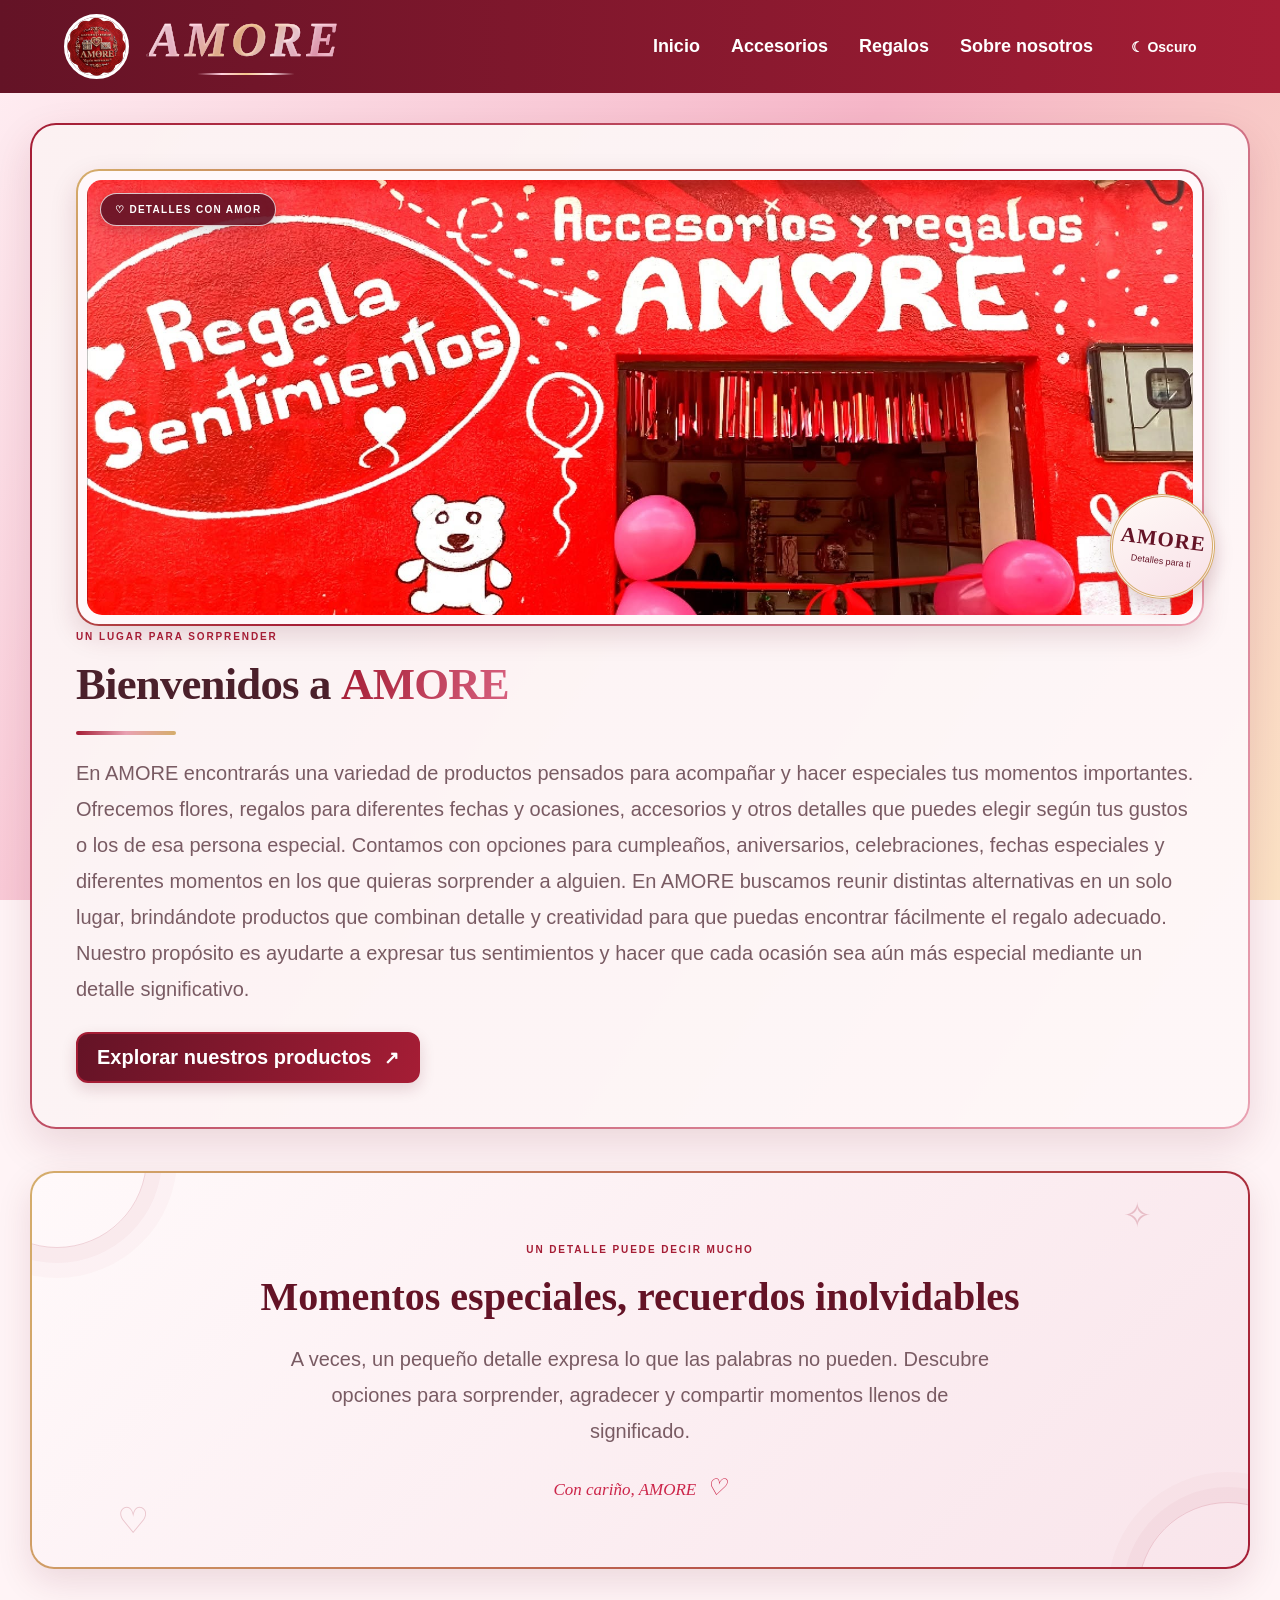
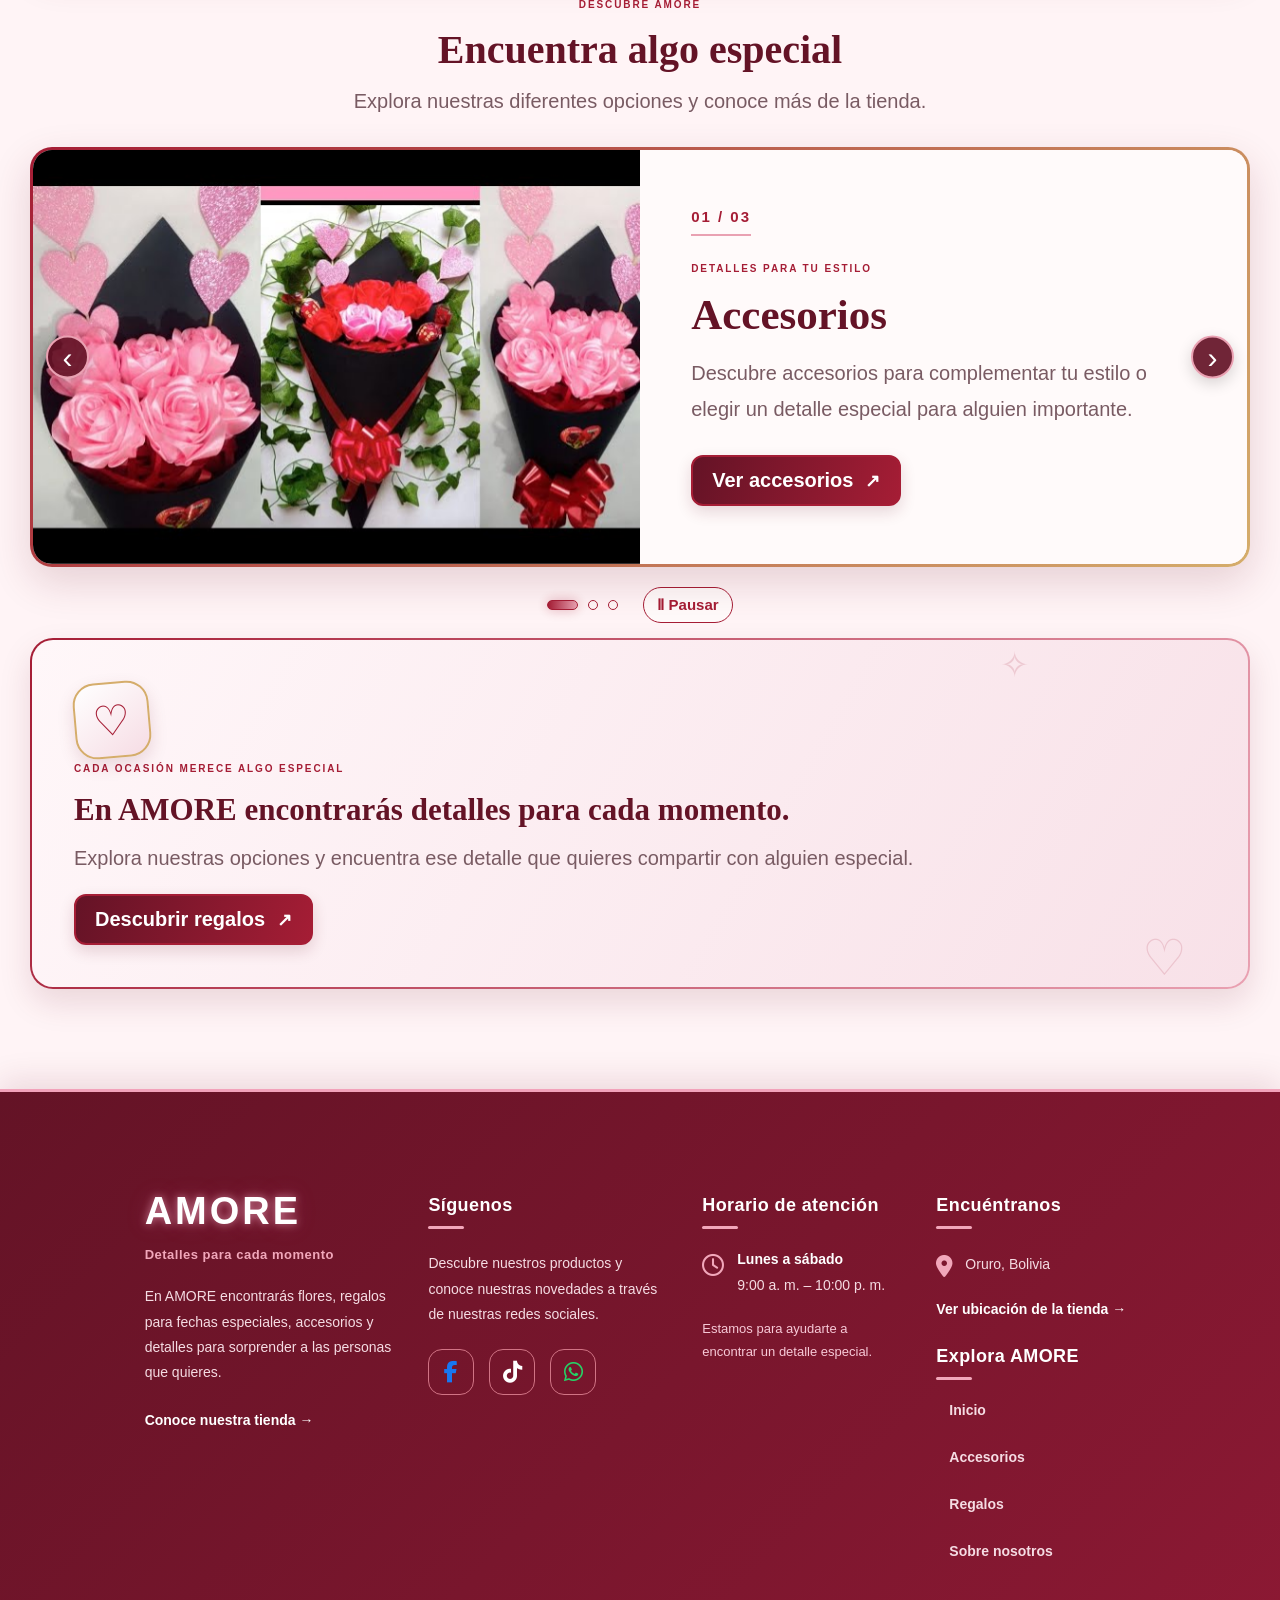
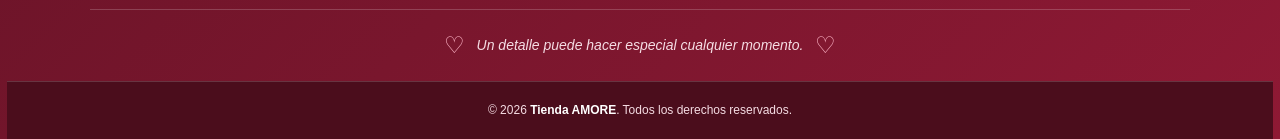
<file: index.html>
<!DOCTYPE html>
<html lang="es">
<head>
    <script>
(function () {
    try {
        const tema = localStorage.getItem("modoAMORE");
        const raiz = document.documentElement;

        raiz.classList.add("tema-preparando");

        if (tema === "oscuro") {
            raiz.classList.add("modo-oscuro");
        } else {
            raiz.classList.remove("modo-oscuro");
        }
    } catch (e) {}
})();
</script>

    <meta charset="UTF-8">
    <meta name="viewport" content="width=device-width, initial-scale=1.0">
    <title>AMORE | Inicio</title>
    
    <link rel="icon" href="data:image/svg+xml,<svg xmlns=%22http://www.w3.org/2000/svg%22 viewBox=%220 0 100 100%22><text y=%22.9em%22 font-size=%2290%22>❤️</text></svg>">
    <link rel="stylesheet" href="index.css">
    <link rel="stylesheet" href="https://cdnjs.cloudflare.com/ajax/libs/font-awesome/6.5.2/css/all.min.css">
</head>
<body>
    <button
    id="volverArriba"
    class="boton-volver-arriba"
    type="button"
    aria-label="Volver arriba"
    title="Volver arriba"
>
    ↑
    </button>
    <!-- =========================
         CABECERA / HEADER
    ========================== -->
    <header>
        <!-- LOGO DE LA TIENDA -->
        <!-- Cambia "logo-amore.png" por tu imagen -->
        <div class="logo">
            <img src="LOGO.jpeg" alt="Logo de AMORE">
        </div>
        <!-- NOMBRE DE LA TIENDA -->
        <div class="nombre-tienda">
            AMORE
        </div>
        <!-- MENÚ DE NAVEGACIÓN -->
        <nav>
            <a href="index.html">
                Inicio
            </a>
            <a href="accesorios.html">
                Accesorios
            </a>
            <a href="regalos.html">
                Regalos
            </a>
            <a href="sobre-nosotros.html">
                Sobre nosotros
            </a>
            <!-- BOTÓN MODO CLARO / OSCURO -->
            <!-- Su funcionamiento lo agregaremos después con JavaScript -->
            <button id="modoOscuro">
                ☾ Oscuro
            </button>
        </nav>
    </header>
    <!-- =========================
         CUERPO / BODY
    ========================== -->

<main class="inicio-amore">

    <!-- PRESENTACIÓN PRINCIPAL DE LA TIENDA -->
    <section class="inicio-presentacion">
        <div class="inicio-imagen-marco">
            <div class="inicio-etiqueta-imagen">♡ DETALLES CON AMOR</div>

            <img
                src="tienda.jpg"
                alt="Productos y detalles de la tienda AMORE"
                class="inicio-imagen-tienda"
            >

            <div class="inicio-sello-imagen">
                <span>AMORE</span>
                <small>Detalles para ti</small>
            </div>
        </div>

        <div class="inicio-descripcion">
            <span class="inicio-mini-titulo">UN LUGAR PARA SORPRENDER</span>

            <h1>Bienvenidos a <span>AMORE</span></h1>

            <div class="inicio-linea-decorativa"></div>

            <p>
                En AMORE encontrarás una variedad de productos pensados
                para acompañar y hacer especiales tus momentos importantes.
                Ofrecemos flores, regalos para diferentes fechas y ocasiones,
                accesorios y otros detalles que puedes elegir según tus gustos
                o los de esa persona especial. Contamos con opciones para
                cumpleaños, aniversarios, celebraciones, fechas especiales y
                diferentes momentos en los que quieras sorprender a alguien.
                En AMORE buscamos reunir distintas alternativas en un solo
                lugar, brindándote productos que combinan detalle y creatividad
                para que puedas encontrar fácilmente el regalo adecuado.
                Nuestro propósito es ayudarte a expresar tus sentimientos y
                hacer que cada ocasión sea aún más especial mediante un detalle
                significativo.
            </p>

            <a href="accesorios.html" class="inicio-boton">
                Explorar nuestros productos
                <span aria-hidden="true">↗</span>
            </a>
        </div>
    </section>

    <!-- MENSAJE DE BIENVENIDA -->
    <section class="inicio-bienvenida">
        <div class="bienvenida-adorno bienvenida-adorno-uno" aria-hidden="true">✧</div>
        <div class="bienvenida-adorno bienvenida-adorno-dos" aria-hidden="true">♡</div>

        <span class="inicio-mini-titulo">UN DETALLE PUEDE DECIR MUCHO</span>

        <h2>Momentos especiales, recuerdos inolvidables</h2>

        <p>
            A veces, un pequeño detalle expresa lo que las palabras no pueden.
            Descubre opciones para sorprender, agradecer y compartir momentos
            llenos de significado.
        </p>

        <div class="bienvenida-firma">Con cariño, AMORE <span>♡</span></div>
    </section>

    <!-- CARRUSEL AUTOMÁTICO -->
    <section class="inicio-seccion-carrusel" id="destacados">
        <div class="inicio-titulo-seccion">
            <span class="inicio-mini-titulo">DESCUBRE AMORE</span>
            <h2>Encuentra algo especial</h2>
            <p>Explora nuestras diferentes opciones y conoce más de la tienda.</p>
        </div>

        <div class="inicio-carrusel" id="carruselAmore" aria-roledescription="carrusel">

            <!-- DIAPOSITIVA 1 -->
            <article class="inicio-diapositiva activa"
                     aria-roledescription="diapositiva"
                     aria-label="1 de 3">
                <div class="diapositiva-imagen">
                    <img
                        src="carusel1.jpg"
                        alt="Accesorios disponibles en AMORE"
                        loading="lazy"
                    >
                </div>

                <div class="diapositiva-contenido">
                    <span class="diapositiva-numero">01 / 03</span>
                    <span class="inicio-mini-titulo">DETALLES PARA TU ESTILO</span>
                    <h3>Accesorios</h3>
                    <p>
                        Descubre accesorios para complementar tu estilo
                        o elegir un detalle especial para alguien importante.
                    </p>
                    <a href="accesorios.html" class="inicio-boton">
                        Ver accesorios <span aria-hidden="true">↗</span>
                    </a>
                </div>
            </article>

            <!-- DIAPOSITIVA 2 -->
            <article class="inicio-diapositiva"
                     aria-roledescription="diapositiva"
                     aria-label="2 de 3"
                     aria-hidden="true">
                <div class="diapositiva-imagen">
                    <img
                        src="carusel2.jpg"
                        alt="Regalos para ocasiones especiales"
                        loading="lazy"
                    >
                </div>

                <div class="diapositiva-contenido">
                    <span class="diapositiva-numero">02 / 03</span>
                    <span class="inicio-mini-titulo">SORPRENDE A ALGUIEN</span>
                    <h3>Regalos</h3>
                    <p>
                        Encuentra ideas para cumpleaños, aniversarios,
                        celebraciones y otros momentos que merecen recordarse.
                    </p>
                    <a href="regalos.html" class="inicio-boton">
                        Ver regalos <span aria-hidden="true">↗</span>
                    </a>
                </div>
            </article>

            <!-- DIAPOSITIVA 3 -->
            <article class="inicio-diapositiva"
                     aria-roledescription="diapositiva"
                     aria-label="3 de 3"
                     aria-hidden="true">
                <div class="diapositiva-imagen">
                    <img
                        src="carusel3.jpeg"
                        alt="Conoce la tienda AMORE"
                        loading="lazy"
                    >
                </div>

                <div class="diapositiva-contenido">
                    <span class="diapositiva-numero">03 / 03</span>
                    <span class="inicio-mini-titulo">CONOCE NUESTRA ESENCIA</span>
                    <h3>Conoce AMORE</h3>
                    <p>
                        Descubre quiénes somos, qué ofrecemos y dónde puedes
                        encontrarnos en la ciudad de Oruro.
                    </p>
                    <a href="sobre-nosotros.html" class="inicio-boton">
                        Sobre nosotros <span aria-hidden="true">↗</span>
                    </a>
                </div>
            </article>

            <!-- CONTROLES DEL CARRUSEL -->
            <button
                class="carrusel-flecha carrusel-anterior"
                type="button"
                aria-label="Diapositiva anterior"
            >‹</button>

            <button
                class="carrusel-flecha carrusel-siguiente"
                type="button"
                aria-label="Siguiente diapositiva"
            >›</button>
        </div>

        <div class="carrusel-pie">
            <div class="carrusel-puntos" aria-label="Elegir diapositiva">
                <button class="carrusel-punto activo" type="button"
                        aria-label="Mostrar accesorios"
                        aria-current="true"></button>
                <button class="carrusel-punto" type="button"
                        aria-label="Mostrar regalos"
                        aria-current="false"></button>
                <button class="carrusel-punto" type="button"
                        aria-label="Mostrar información de AMORE"
                        aria-current="false"></button>
            </div>

            <button
                id="pausarCarrusel"
                class="carrusel-pausa"
                type="button"
                aria-pressed="false"
            >Ⅱ Pausar</button>
        </div>
    </section>

    <!-- BANNER FINAL -->
    <section class="inicio-banner-final">
        <div class="banner-destello banner-destello-uno" aria-hidden="true">✧</div>
        <div class="banner-destello banner-destello-dos" aria-hidden="true">♡</div>

        <span class="banner-icono" aria-hidden="true">♡</span>

        <div class="banner-texto">
            <span class="inicio-mini-titulo">CADA OCASIÓN MERECE ALGO ESPECIAL</span>
            <h2>En AMORE encontrarás detalles para cada momento.</h2>
            <p>
                Explora nuestras opciones y encuentra ese detalle
                que quieres compartir con alguien especial.
            </p>
        </div>
<br>
        <a href="regalos.html" class="inicio-boton banner-boton">
            Descubrir regalos <span aria-hidden="true">↗</span>
        </a>
    </section>

</main>

    <!-- =========================
         PIE DE PÁGINA / FOOTER
    ========================== -->
<footer class="footer-amore">

    <div class="footer-contenido">

        <!-- INFORMACIÓN DE AMORE -->
        <div class="footer-columna footer-tienda">
            <h2 class="footer-logo">AMORE</h2>
            <span class="footer-subtitulo">Detalles para cada momento</span>

            <p>
                En AMORE encontrarás flores, regalos para fechas especiales,
                accesorios y detalles para sorprender a las personas que quieres.
            </p>

            <a href="sobre-nosotros.html" class="footer-enlace-texto">
                Conoce nuestra tienda →
            </a>
        </div>

        <!-- REDES SOCIALES -->
        <div class="footer-columna footer-redes">
            <h3>Síguenos</h3>

            <p>
                Descubre nuestros productos y conoce nuestras novedades
                a través de nuestras redes sociales.
            </p>

            <div class="footer-enlaces">
                <a href="https://www.facebook.com/share/1EnmWUCuBG/"
                   target="_blank"
                   rel="noopener noreferrer"
                   aria-label="Facebook de AMORE"
                   title="Facebook">
                    <i class="fa-brands fa-facebook-f"></i>
                </a>

                <a href="https://www.tiktok.com/@accesoriosyregalosamore?_r=1&_t=ZS-99nA0Rarass"
                   target="_blank"
                   rel="noopener noreferrer"
                   aria-label="TikTok de AMORE"
                   title="TikTok">
                    <i class="fa-brands fa-tiktok"></i>
                </a>

                <a href="https://wa.me/59167249175?text=Hola%20AMORE,%20quisiera%20consultar%20sobre%20un%20producto."
                   target="_blank"
                   rel="noopener noreferrer"
                   aria-label="WhatsApp de AMORE"
                   title="WhatsApp">
                    <i class="fa-brands fa-whatsapp"></i>
                </a>
            </div>
        </div>

        <!-- HORARIO DE ATENCIÓN -->
        <div class="footer-columna footer-horario">
            <h3>Horario de atención</h3>

            <div class="footer-horario-linea">
                <i class="fa-regular fa-clock"></i>
                <div>
                    <strong>Lunes a sábado</strong>
                    <p>9:00 a. m. – 10:00 p. m.</p>
                </div>
            </div>

            <p class="footer-nota">
                Estamos para ayudarte a encontrar un detalle especial.
            </p>
        </div>

        <!-- UBICACIÓN Y NAVEGACIÓN -->
        <div class="footer-columna footer-ubicacion">
            <h3>Encuéntranos</h3>

            <div class="footer-ubicacion-linea">
                <i class="fa-solid fa-location-dot"></i>
                <p>Oruro, Bolivia</p>
            </div>

            <a href="sobre-nosotros.html#ubicacion"
               class="footer-enlace-texto">
                Ver ubicación de la tienda →
            </a>

            <h3 class="footer-titulo-explorar">Explora AMORE</h3>

            <nav class="footer-navegacion" aria-label="Navegación del pie de página">
                <a href="index.html">Inicio</a>
                <a href="accesorios.html">Accesorios</a>
                <a href="regalos.html">Regalos</a>
                <a href="sobre-nosotros.html">Sobre nosotros</a>
            </nav>
        </div>

    </div>

    <!-- MENSAJE INFERIOR -->
    <div class="footer-frase">
        <span class="footer-corazon">♡</span>
        <p>Un detalle puede hacer especial cualquier momento.</p>
        <span class="footer-corazon">♡</span>
    </div>

    <!-- DERECHOS RESERVADOS -->
    <div class="footer-inferior">
        <p>
            © 2026 <strong>Tienda AMORE</strong>.
            Todos los derechos reservados.
        </p>
    </div>

</footer>

    <!-- JAVASCRIPT
         Lo agregaremos después -->
    <script src="index.js"></script>
</body>
</html>
</file>
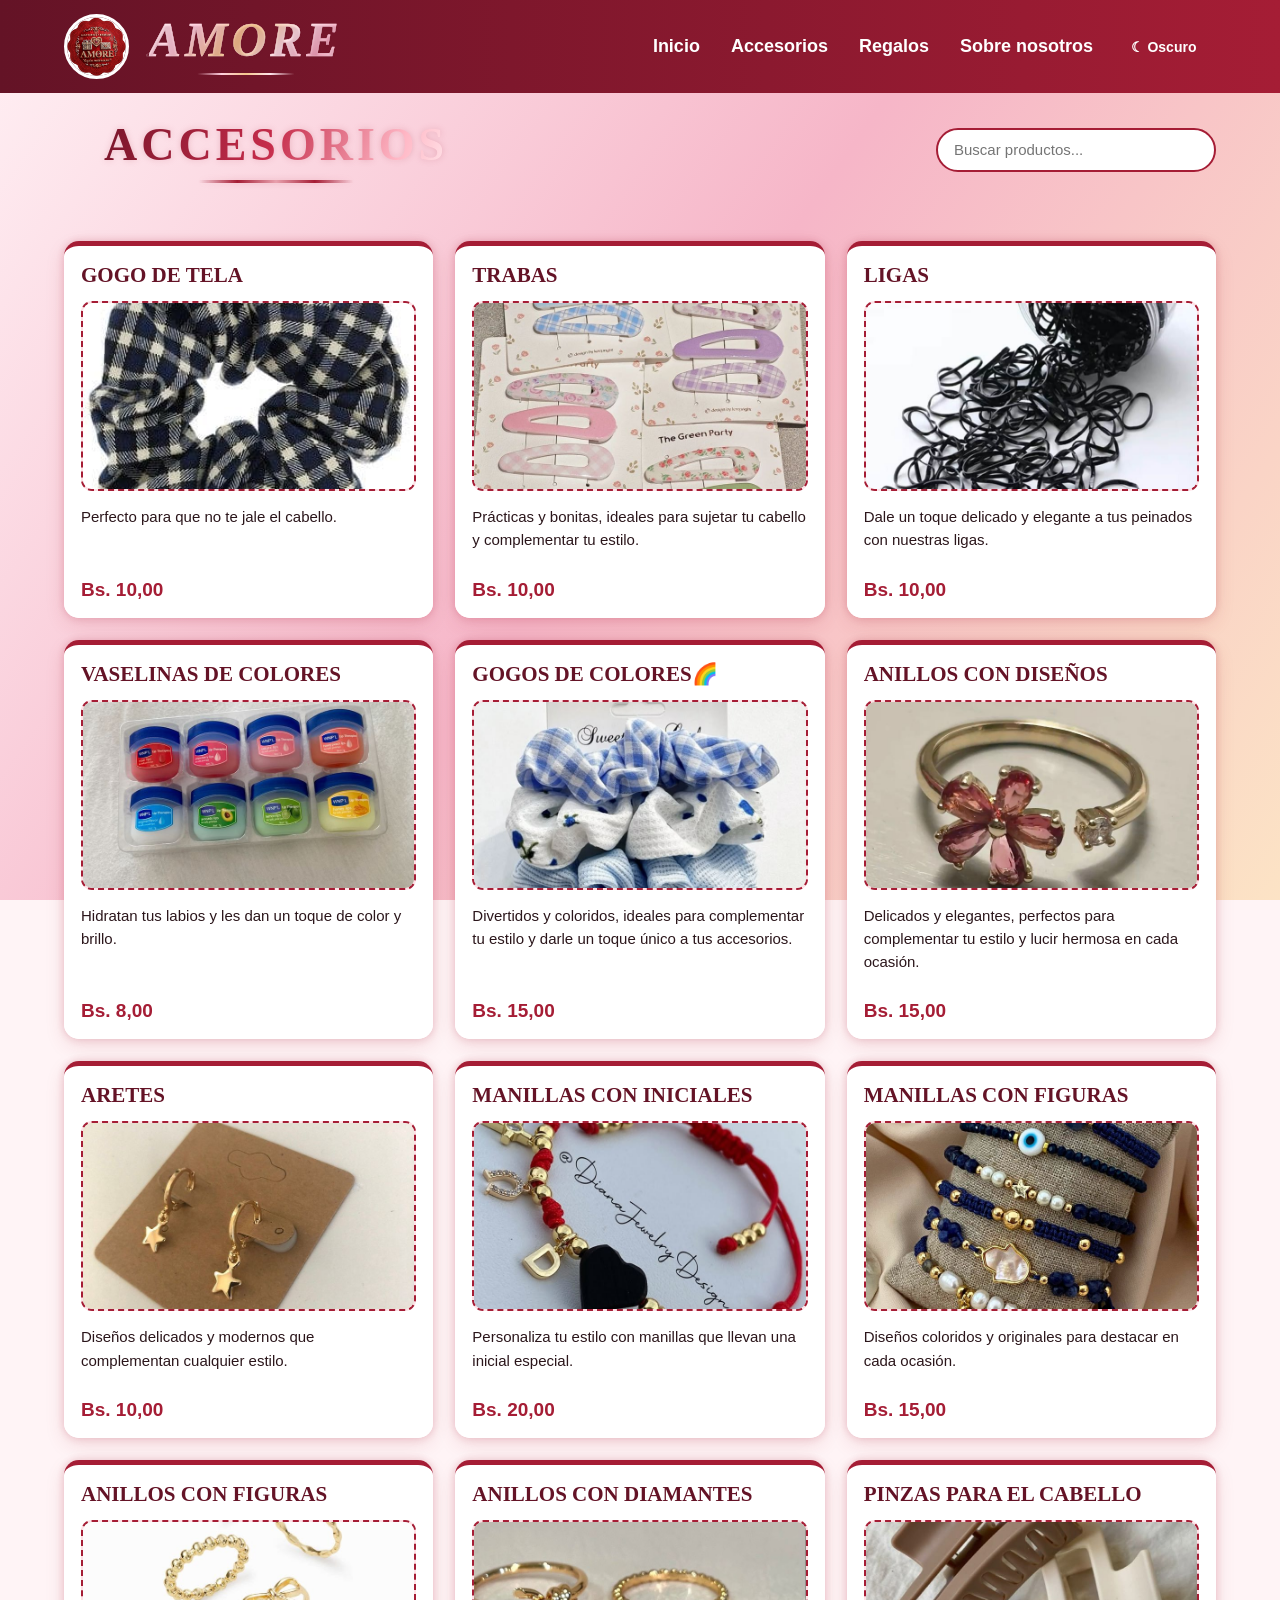
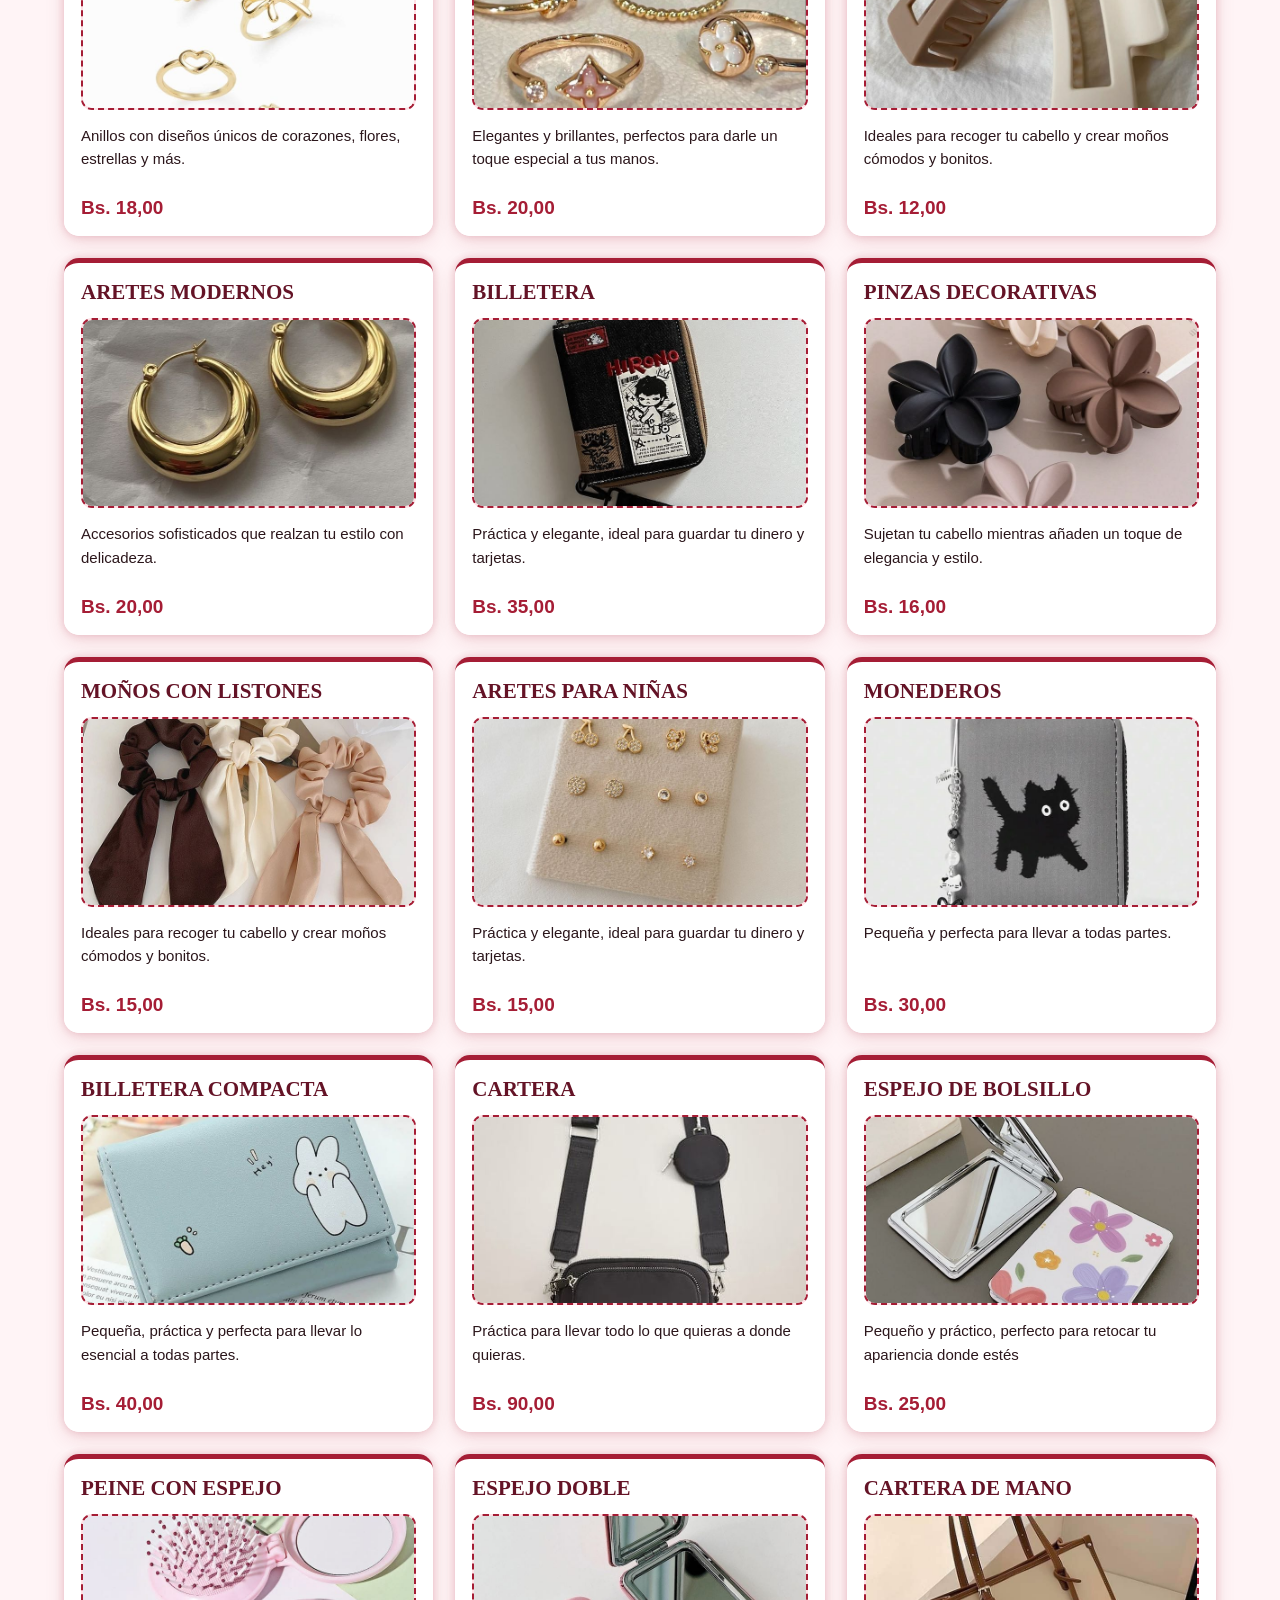
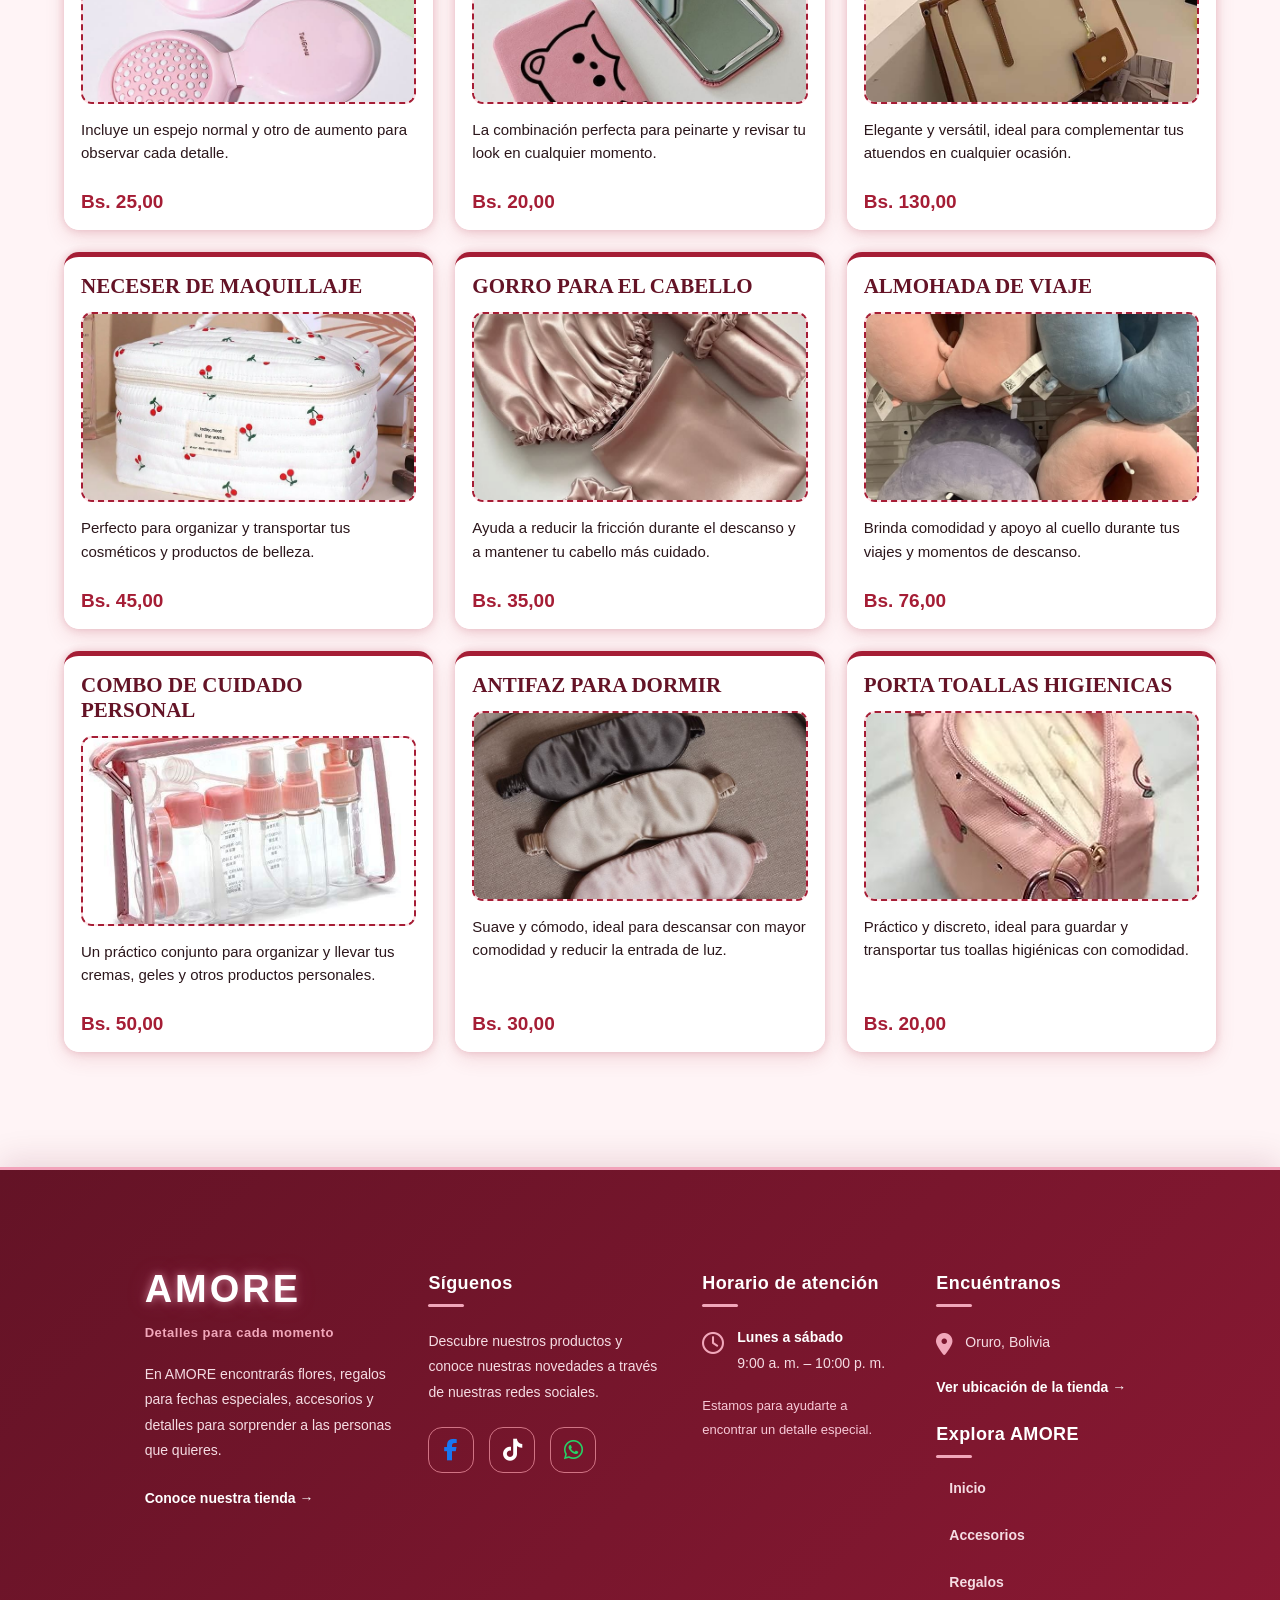
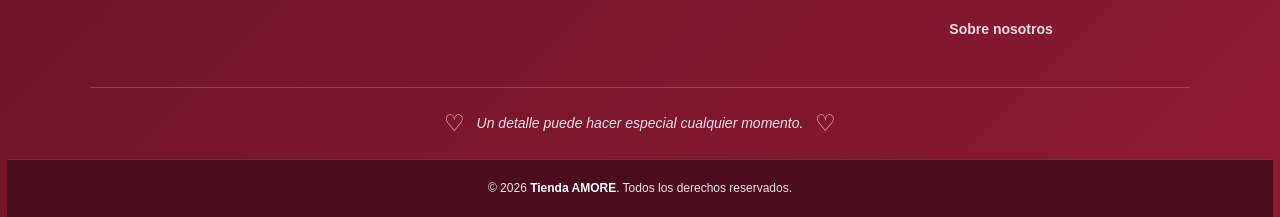
<file: accesorios.html>
<!DOCTYPE html>
<html lang="es">
<head>
    
<script>
(function () {
    try {
        const tema = localStorage.getItem("modoAMORE");
        const raiz = document.documentElement;

        raiz.classList.add("tema-preparando");

        if (tema === "oscuro") {
            raiz.classList.add("modo-oscuro");
        } else {
            raiz.classList.remove("modo-oscuro");
        }
    } catch (e) {}
})();
</script>

    <meta charset="UTF-8">
    <meta name="viewport" content="width=device-width, initial-scale=1.0">
    <title>AMORE | Accesorios</title>
    <link rel="icon" href="data:image/svg+xml,<svg xmlns=%22http://www.w3.org/2000/svg%22 viewBox=%220 0 100 100%22><text y=%22.9em%22 font-size=%2290%22>❤️</text></svg>">
    <link rel="stylesheet" href="accesorios.css">
    <link rel="stylesheet" href="https://cdnjs.cloudflare.com/ajax/libs/font-awesome/6.5.2/css/all.min.css">
</head>
<body>
    <button
    id="volverArriba"
    class="boton-volver-arriba"
    type="button"
    aria-label="Volver arriba"
    title="Volver arriba"
>
    ↑
</button>
    <!-- =========================
         HEADER / CABECERA
    ========================== -->
    <header>
        <!-- LOGO -->
        <!-- Cambia el nombre de la imagen por tu logo -->
        <div class="logo">
            <img src="LOGO.jpeg" alt="Logo de AMORE">
        </div>
        <!-- NOMBRE DE LA TIENDA -->
        <div class="nombre-tienda">
            AMORE
        </div>
        <!-- MENÚ DE NAVEGACIÓN -->
        <nav>
            <a href="index.html">
                Inicio
            </a>
            <a href="accesorios.html">
                Accesorios
            </a>
            <a href="regalos.html">
                Regalos
            </a>
            <a href="sobre-nosotros.html">
                Sobre nosotros
            </a>
            <!-- MODO CLARO / OSCURO -->
            <button id="modoOscuro">
                ☾ Oscuro
            </button>
        </nav>
    </header>
    <!-- =========================
         CUERPO DE LA PÁGINA
    ========================== -->
    <main>
        <!-- TÍTULO + BUSCADOR -->
        <section class="encabezado-productos">
            <h1>
                ACCESORIOS
            </h1>
            <!--
                BUSCADOR
                Por ahora solamente es la estructura.
                Más adelante podemos agregarle JavaScript
                para buscar productos.
            -->
            
<div class="buscador">
    <input type="text" id="buscarProducto" placeholder="Buscar productos...">
</div>

<div id="mensajeBusqueda" class="mensaje-sin-resultados">
    <div class="icono-sin-resultados">♡</div>
    <h2>No encontramos ese producto</h2>
    <p>Intenta buscar con otro nombre o palabra.</p>
</div>
        </section>
        <!-- =========================
             PRODUCTOS
        ========================== -->
        <section class="productos">
            <!-- PRODUCTO 1 -->
            <article class="tarjeta-producto">
                <h2>
                    GOGO DE TELA
                </h2>
                <div class="imagen-producto">
                    <!-- Cambia esta imagen -->
                    <img
                        src="acce2.jpeg"
                        alt="Accesorio 1"
                    >
                </div>
                <p>
                    Perfecto para que no te jale el cabello.
                </p>
                <span class="precio">
                    Bs. 10,00
                </span>
            </article>
            <!-- PRODUCTO 2 -->
            <article class="tarjeta-producto">
                <h2>
                    TRABAS
                </h2>
                <div class="imagen-producto">
                    <img
                        src="acce3.jpeg"
                        alt="Accesorio 2"
                    >
                </div>
                <p>
                    Prácticas y bonitas, ideales para sujetar tu cabello y complementar tu estilo.
                </p>
                <span class="precio">
                    Bs. 10,00
                </span>
            </article>
            <!-- PRODUCTO 3 -->
            <article class="tarjeta-producto">
                <h2>LIGAS</h2>
                <div class="imagen-producto">
                    <img src="acce4.jpeg" alt="Accesorio 3">
                </div>
                <p>Dale un toque delicado y elegante a tus peinados con nuestras ligas.</p>
                <span class="precio">Bs. 10,00</span>
            </article>
            <!-- PRODUCTO 4 -->
            <article class="tarjeta-producto">
                <h2>VASELINAS DE COLORES</h2>
                <div class="imagen-producto">
                    <img src="acce5.jpeg" alt="Accesorio 4">
                </div>
                <p>Hidratan tus labios y les dan un toque de color y brillo.</p>
                <span class="precio">Bs. 8,00</span>
            </article>
            <!-- PRODUCTO 5 -->
            <article class="tarjeta-producto">
                <h2>GOGOS DE COLORES🌈</h2>
                <div class="imagen-producto">
                    <img src="acce6.jpeg" alt="Accesorio 5">
                </div>
                <p>Divertidos y coloridos, ideales para complementar tu estilo y darle un toque único a tus accesorios.</p>
                <span class="precio">Bs. 15,00</span>
            </article>
            <!-- PRODUCTO 6 -->
            <article class="tarjeta-producto">
                <h2>ANILLOS CON DISEÑOS</h2>
                <div class="imagen-producto">
                    <img src="acce7.jpeg" alt="Accesorio 6">
                </div>
                <p>Delicados y elegantes, perfectos para complementar tu estilo y lucir hermosa en cada ocasión.</p>
                <span class="precio">Bs. 15,00</span>
            </article>
            <!-- PRODUCTO 7 -->
            <article class="tarjeta-producto">
                <h2>ARETES</h2>
                <div class="imagen-producto">
                    <img src="acce8.jpeg" alt="Accesorio 7">
                </div>
                <p>Diseños delicados y modernos que complementan cualquier estilo.</p>
                <span class="precio">Bs. 10,00</span>
            </article>
            <!-- PRODUCTO 8 -->
            <article class="tarjeta-producto">
                <h2>MANILLAS CON INICIALES</h2>
                <div class="imagen-producto">
                    <img src="acce9.jpeg" alt="Accesorio 8">
                </div>
                <p>Personaliza tu estilo con manillas que llevan una inicial especial.</p>
                <span class="precio">Bs. 20,00</span>
            </article>
            <!-- PRODUCTO 9 -->
            <article class="tarjeta-producto">
                <h2>MANILLAS CON FIGURAS</h2>
                <div class="imagen-producto">
                    <img src="acce10.jpeg" alt="Accesorio 9">
                </div>
                <p>Diseños coloridos y originales para destacar en cada ocasión.</p>
                <span class="precio">Bs. 15,00</span>
            </article>
            <!-- PRODUCTO 10 -->
            <article class="tarjeta-producto">
                <h2>ANILLOS CON FIGURAS</h2>
                <div class="imagen-producto">
                    <img src="acce11.jpeg" alt="Accesorio 10">
                </div>
                <p>Anillos con diseños únicos de corazones, flores, estrellas y más.</p>
                <span class="precio">Bs. 18,00</span>
            </article>
            <!-- PRODUCTO 11 -->
            <article class="tarjeta-producto">
                <h2>ANILLOS CON DIAMANTES</h2>
                <div class="imagen-producto">
                    <img src="acce12.jpeg" alt="Accesorio 11">
                </div>
                <p>Elegantes y brillantes, perfectos para darle un toque especial a tus manos.</p>
                <span class="precio">Bs. 20,00</span>
            </article>
            <!-- PRODUCTO 12 -->
            <article class="tarjeta-producto">
                <h2>PINZAS PARA EL CABELLO</h2>
                <div class="imagen-producto">
                    <img src="acce13.jpeg" alt="Accesorio 12">
                </div>
                <p>Ideales para recoger tu cabello y crear moños cómodos y bonitos.</p>
                <span class="precio">Bs. 12,00</span>
            </article>
            <!-- PRODUCTO 13 -->
            <article class="tarjeta-producto">
                <h2>ARETES MODERNOS</h2>
                <div class="imagen-producto">
                    <img src="acce14.jpeg" alt="Accesorio 13">
                </div>
                <p>Accesorios sofisticados que realzan tu estilo con delicadeza.</p>
                <span class="precio">Bs. 20,00</span>
            </article>
            <!-- PRODUCTO 14 -->
            <article class="tarjeta-producto">
                <h2>BILLETERA</h2>
                <div class="imagen-producto">
                    <img src="acce15.jpeg" alt="Accesorio 14">
                </div>
                <p>Práctica y elegante, ideal para guardar tu dinero y tarjetas.</p>
                <span class="precio">Bs. 35,00</span>
            </article>
            <!-- PRODUCTO 15 -->
            <article class="tarjeta-producto">
                <h2>PINZAS DECORATIVAS</h2>
                <div class="imagen-producto">
                    <img src="acce16.jpeg" alt="Accesorio 15">
                </div>
                <p>Sujetan tu cabello mientras añaden un toque de elegancia y estilo.</p>
                <span class="precio">Bs. 16,00</span>
            </article>
            <!-- PRODUCTO 16 -->
            <article class="tarjeta-producto">
                <h2>MOÑOS CON LISTONES</h2>
                <div class="imagen-producto">
                    <img src="acce17.jpeg" alt="Accesorio 16">
                </div>
                <p> Ideales para recoger tu cabello y crear moños cómodos y bonitos. </p>
                <span class="precio">Bs. 15,00</span>
            </article>
            <!-- PRODUCTO 17 -->
            <article class="tarjeta-producto">
                <h2>ARETES PARA NIÑAS</h2>
                <div class="imagen-producto">
                    <img src="acce18.jpeg" alt="Accesorio 17">
                </div>
                <p>Práctica y elegante, ideal para guardar tu dinero y tarjetas.</p>
                <span class="precio">Bs. 15,00</span>
            </article>
            <!-- PRODUCTO 18 -->
            <article class="tarjeta-producto">
                <h2>MONEDEROS</h2>
                <div class="imagen-producto">
                    <img src="acce19.jpeg" alt="Accesorio 18">
                </div>
                <p>Pequeña y perfecta para llevar a todas partes.</p>
                <span class="precio">Bs. 30,00</span>
            </article>
            <!-- PRODUCTO 19 -->
            <article class="tarjeta-producto">
                <h2>BILLETERA COMPACTA</h2>
                <div class="imagen-producto">
                    <img src="acce20.jpeg" alt="Accesorio 19">
                </div>
                <p> Pequeña, práctica y perfecta para llevar lo esencial a todas partes.</p>
                <span class="precio">Bs. 40,00</span>
            </article>
            <!-- PRODUCTO 20 -->
            <article class="tarjeta-producto">
                <h2>CARTERA</h2>
                <div class="imagen-producto">
                    <img src="acce21.jpeg" alt="Accesorio 20">
                </div>
                <p>Práctica para llevar todo lo que quieras a donde quieras.</p>
                <span class="precio">Bs. 90,00</span>
            </article>
            <!-- PRODUCTO 21 -->
            <article class="tarjeta-producto">
                <h2>ESPEJO DE BOLSILLO</h2>
                <div class="imagen-producto">
                    <img src="acce22.jpeg" alt="Accesorio 21">
                </div>
                <p>Pequeño y práctico, perfecto para retocar tu apariencia donde estés</p>
                <span class="precio">Bs. 25,00</span>
            </article>
            <!-- PRODUCTO 22 -->
            <article class="tarjeta-producto">
                <h2>PEINE CON ESPEJO</h2>
                <div class="imagen-producto">
                    <img src="acce23.jpeg" alt="Accesorio 22">
                </div>
                <p>Incluye un espejo normal y otro de aumento para observar cada detalle. </p>
                <span class="precio">Bs. 25,00</span>
            </article>
            <!-- PRODUCTO 23 -->
            <article class="tarjeta-producto">
                <h2>ESPEJO DOBLE</h2>
                <div class="imagen-producto">
                    <img src="acce24.jpeg" alt="Accesorio 23">
                </div>
                <p>La combinación perfecta para peinarte y revisar tu look en cualquier momento.</p>
                <span class="precio">Bs. 20,00</span>
            </article>
            <!-- PRODUCTO 24 -->
            <article class="tarjeta-producto">
                <h2>CARTERA DE MANO</h2>
                <div class="imagen-producto">
                    <img src="acce25.jpeg" alt="Accesorio 24">
                </div>
                <p>Elegante y versátil, ideal para complementar tus atuendos en cualquier ocasión.</p>
                <span class="precio">Bs. 130,00</span>
            </article>
            <!-- PRODUCTO 25 -->
            <article class="tarjeta-producto">
                <h2>NECESER DE MAQUILLAJE</h2>
                <div class="imagen-producto">
                    <img src="acce26.jpeg" alt="Accesorio 25">
                </div>
                <p>Perfecto para organizar y transportar tus cosméticos y productos de belleza.</p>
                <span class="precio">Bs. 45,00</span>
            </article>
            <!-- PRODUCTO 26 -->
            <article class="tarjeta-producto">
                <h2>GORRO PARA EL CABELLO</h2>
                <div class="imagen-producto">
                    <img src="acce27.jpeg" alt="Accesorio 26">
                </div>
                <p>Ayuda a reducir la fricción durante el descanso y a mantener tu cabello más cuidado.</p>
                <span class="precio">Bs. 35,00</span>
            </article>
            <!-- PRODUCTO 27 -->
            <article class="tarjeta-producto">
                <h2>ALMOHADA DE VIAJE</h2>
                <div class="imagen-producto">
                    <img src="acce28.jpeg" alt="Accesorio 27">
                </div>
                <p>Brinda comodidad y apoyo al cuello durante tus viajes y momentos de descanso.</p>
                <span class="precio">Bs. 76,00</span>
            </article>
            <!-- PRODUCTO 28 -->
            <article class="tarjeta-producto">
                <h2>COMBO DE CUIDADO PERSONAL</h2>
                <div class="imagen-producto">
                    <img src="acce30.jpeg" alt="Accesorio 28">
                </div>
                <p>Un práctico conjunto para organizar y llevar tus cremas, geles y otros productos personales. </p>
                <span class="precio">Bs. 50,00</span>
            </article>
            <!-- PRODUCTO 29 -->
            <article class="tarjeta-producto">
                <h2>ANTIFAZ PARA DORMIR</h2>
                <div class="imagen-producto">
                    <img src="acce31.jpeg" alt="Accesorio 29">
                </div>
                <p>Suave y cómodo, ideal para descansar con mayor comodidad y reducir la entrada de luz.</p>
                <span class="precio">Bs. 30,00</span>
            </article>
            <!-- PRODUCTO 30 -->
            <article class="tarjeta-producto">
                <h2>PORTA TOALLAS HIGIENICAS</h2>
                <div class="imagen-producto">
                    <img src="acce32.jpeg" alt="Accesorio 30">
                </div>
                <p>Práctico y discreto, ideal para guardar y transportar tus toallas higiénicas con comodidad.</p>
                <span class="precio">Bs. 20,00</span>
            </article>
        </section>
    </main>
    <!-- =========================
         PIE DE PÁGINA / FOOTER
    ========================== -->
<footer class="footer-amore">

    <div class="footer-contenido">

        <!-- INFORMACIÓN DE AMORE -->
        <div class="footer-columna footer-tienda">
            <h2 class="footer-logo">AMORE</h2>
            <span class="footer-subtitulo">Detalles para cada momento</span>

            <p>
                En AMORE encontrarás flores, regalos para fechas especiales,
                accesorios y detalles para sorprender a las personas que quieres.
            </p>

            <a href="sobre-nosotros.html" class="footer-enlace-texto">
                Conoce nuestra tienda →
            </a>
        </div>

        <!-- REDES SOCIALES -->
        <div class="footer-columna footer-redes">
            <h3>Síguenos</h3>

            <p>
                Descubre nuestros productos y conoce nuestras novedades
                a través de nuestras redes sociales.
            </p>

            <div class="footer-enlaces">
                <a href="https://www.facebook.com/share/1EnmWUCuBG/"
                   target="_blank"
                   rel="noopener noreferrer"
                   aria-label="Facebook de AMORE"
                   title="Facebook">
                    <i class="fa-brands fa-facebook-f"></i>
                </a>

                <a href="https://www.tiktok.com/@accesoriosyregalosamore?_r=1&_t=ZS-99nA0Rarass"
                   target="_blank"
                   rel="noopener noreferrer"
                   aria-label="TikTok de AMORE"
                   title="TikTok">
                    <i class="fa-brands fa-tiktok"></i>
                </a>

                <a href="https://wa.me/59167249175?text=Hola%20AMORE,%20quisiera%20consultar%20sobre%20un%20producto."
                   target="_blank"
                   rel="noopener noreferrer"
                   aria-label="WhatsApp de AMORE"
                   title="WhatsApp">
                    <i class="fa-brands fa-whatsapp"></i>
                </a>
            </div>
        </div>

        <!-- HORARIO DE ATENCIÓN -->
        <div class="footer-columna footer-horario">
            <h3>Horario de atención</h3>

            <div class="footer-horario-linea">
                <i class="fa-regular fa-clock"></i>
                <div>
                    <strong>Lunes a sábado</strong>
                    <p>9:00 a. m. – 10:00 p. m.</p>
                </div>
            </div>

            <p class="footer-nota">
                Estamos para ayudarte a encontrar un detalle especial.
            </p>
        </div>

        <!-- UBICACIÓN Y NAVEGACIÓN -->
        <div class="footer-columna footer-ubicacion">
            <h3>Encuéntranos</h3>

            <div class="footer-ubicacion-linea">
                <i class="fa-solid fa-location-dot"></i>
                <p>Oruro, Bolivia</p>
            </div>

            <a href="sobre-nosotros.html#ubicacion"
               class="footer-enlace-texto">
                Ver ubicación de la tienda →
            </a>

            <h3 class="footer-titulo-explorar">Explora AMORE</h3>

            <nav class="footer-navegacion" aria-label="Navegación del pie de página">
                <a href="index.html">Inicio</a>
                <a href="accesorios.html">Accesorios</a>
                <a href="regalos.html">Regalos</a>
                <a href="sobre-nosotros.html">Sobre nosotros</a>
            </nav>
        </div>

    </div>

    <!-- MENSAJE INFERIOR -->
    <div class="footer-frase">
        <span class="footer-corazon">♡</span>
        <p>Un detalle puede hacer especial cualquier momento.</p>
        <span class="footer-corazon">♡</span>
    </div>

    <!-- DERECHOS RESERVADOS -->
    <div class="footer-inferior">
        <p>
            © 2026 <strong>Tienda AMORE</strong>.
            Todos los derechos reservados.
        </p>
    </div>

</footer>

    <!-- JAVASCRIPT -->
    <script src="accesorios.js"></script>
</body>
</html>
</file>
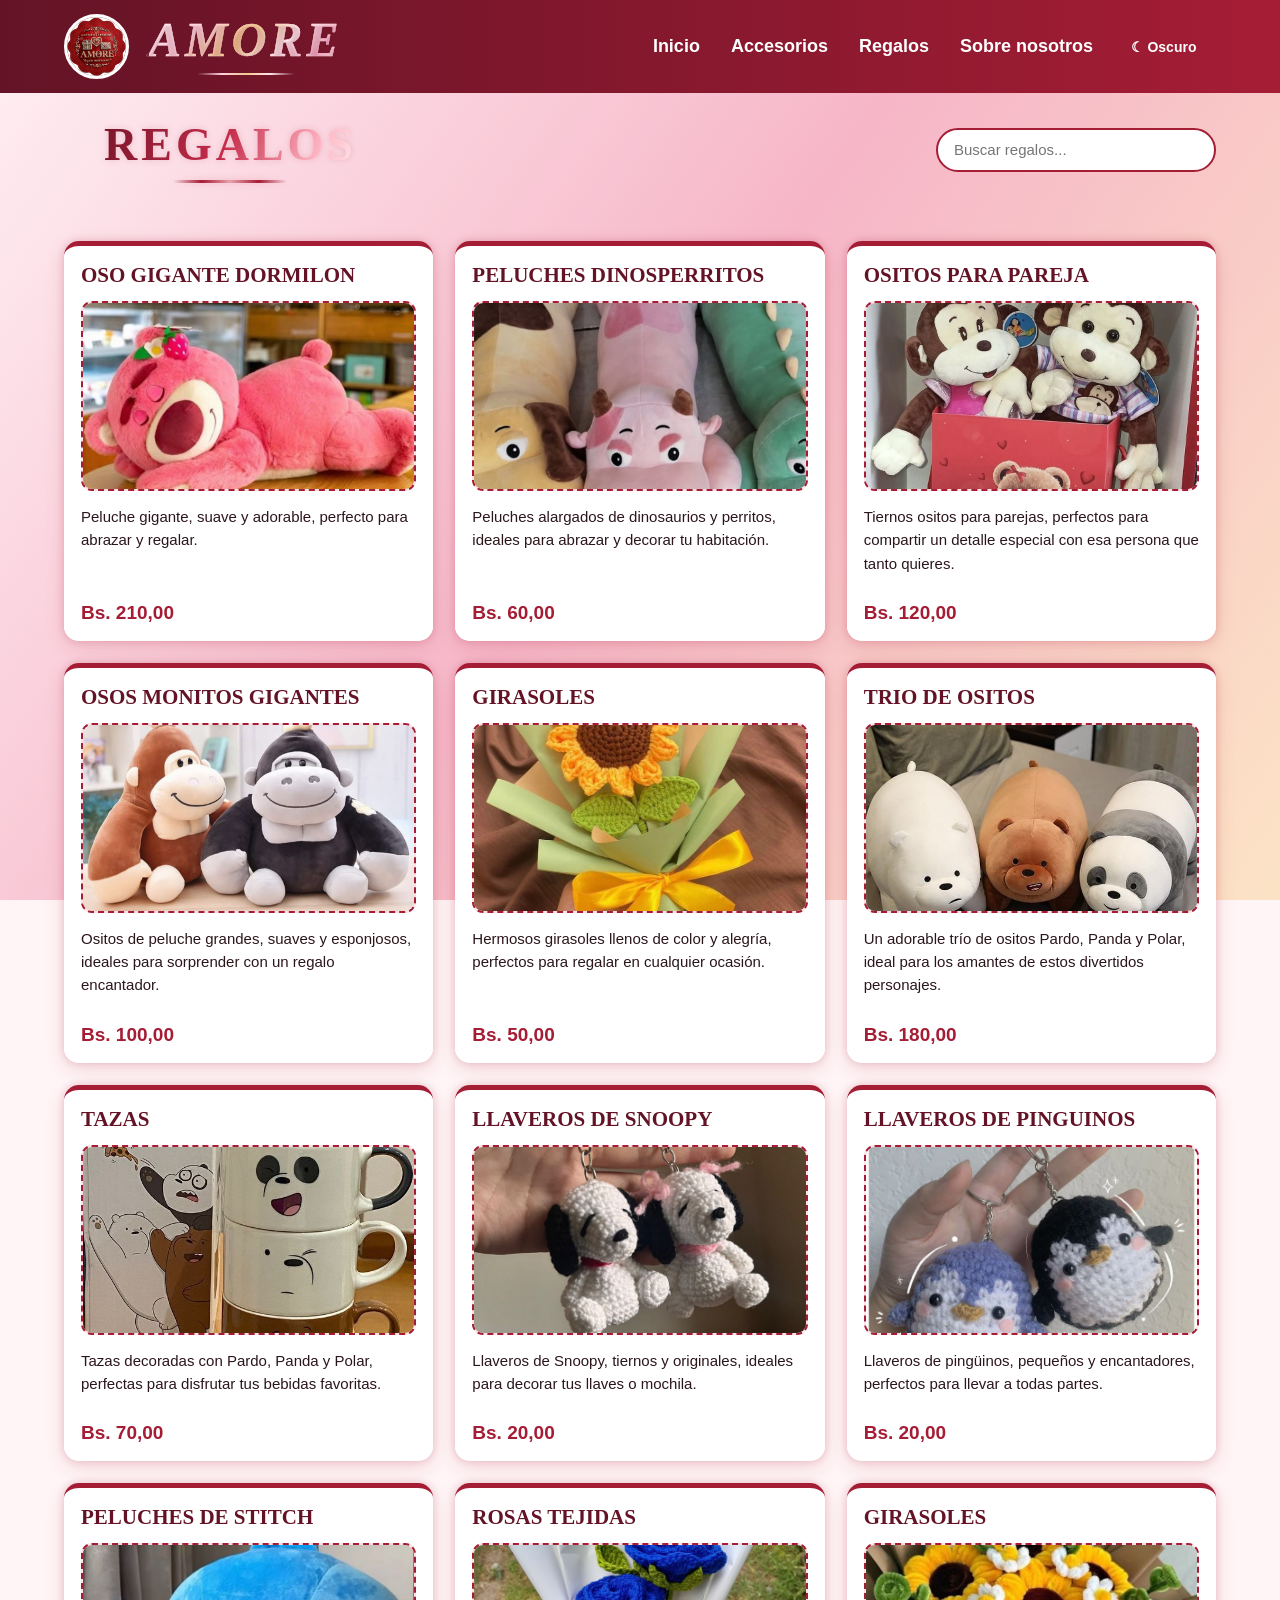
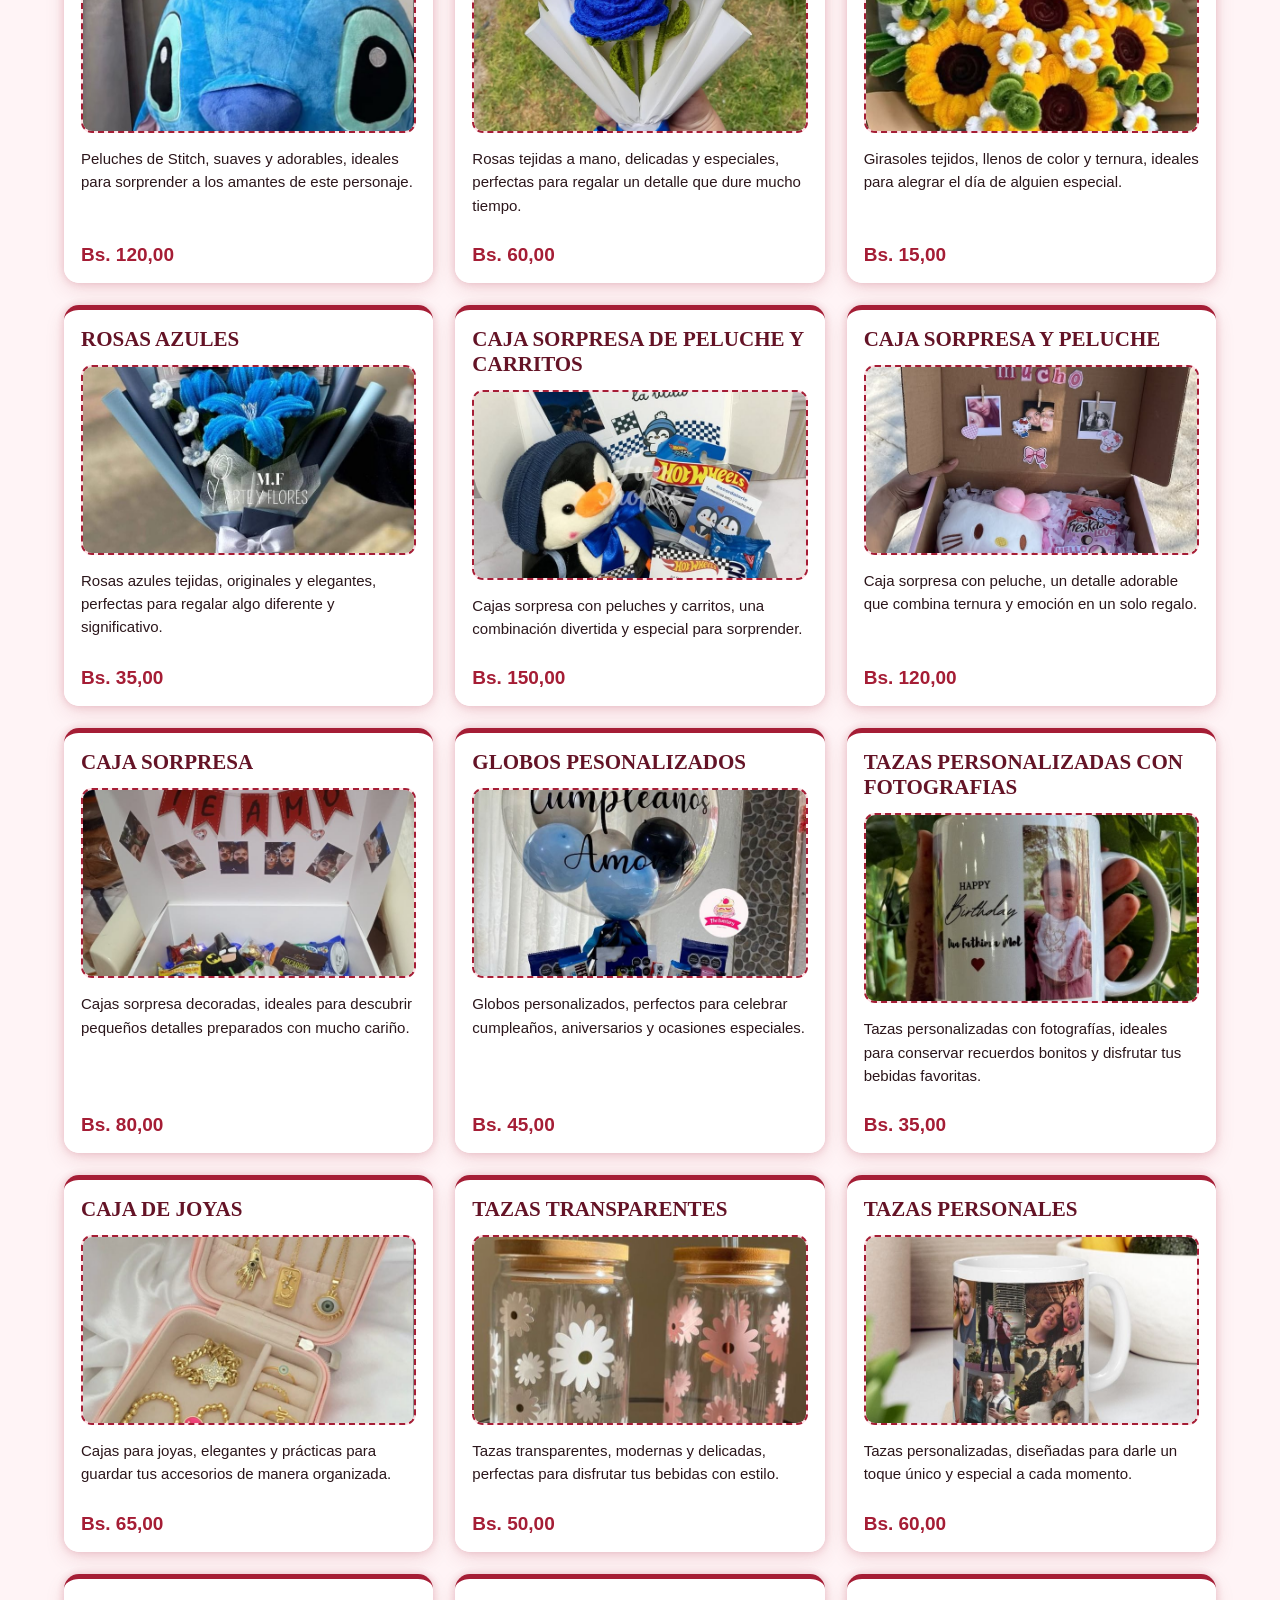
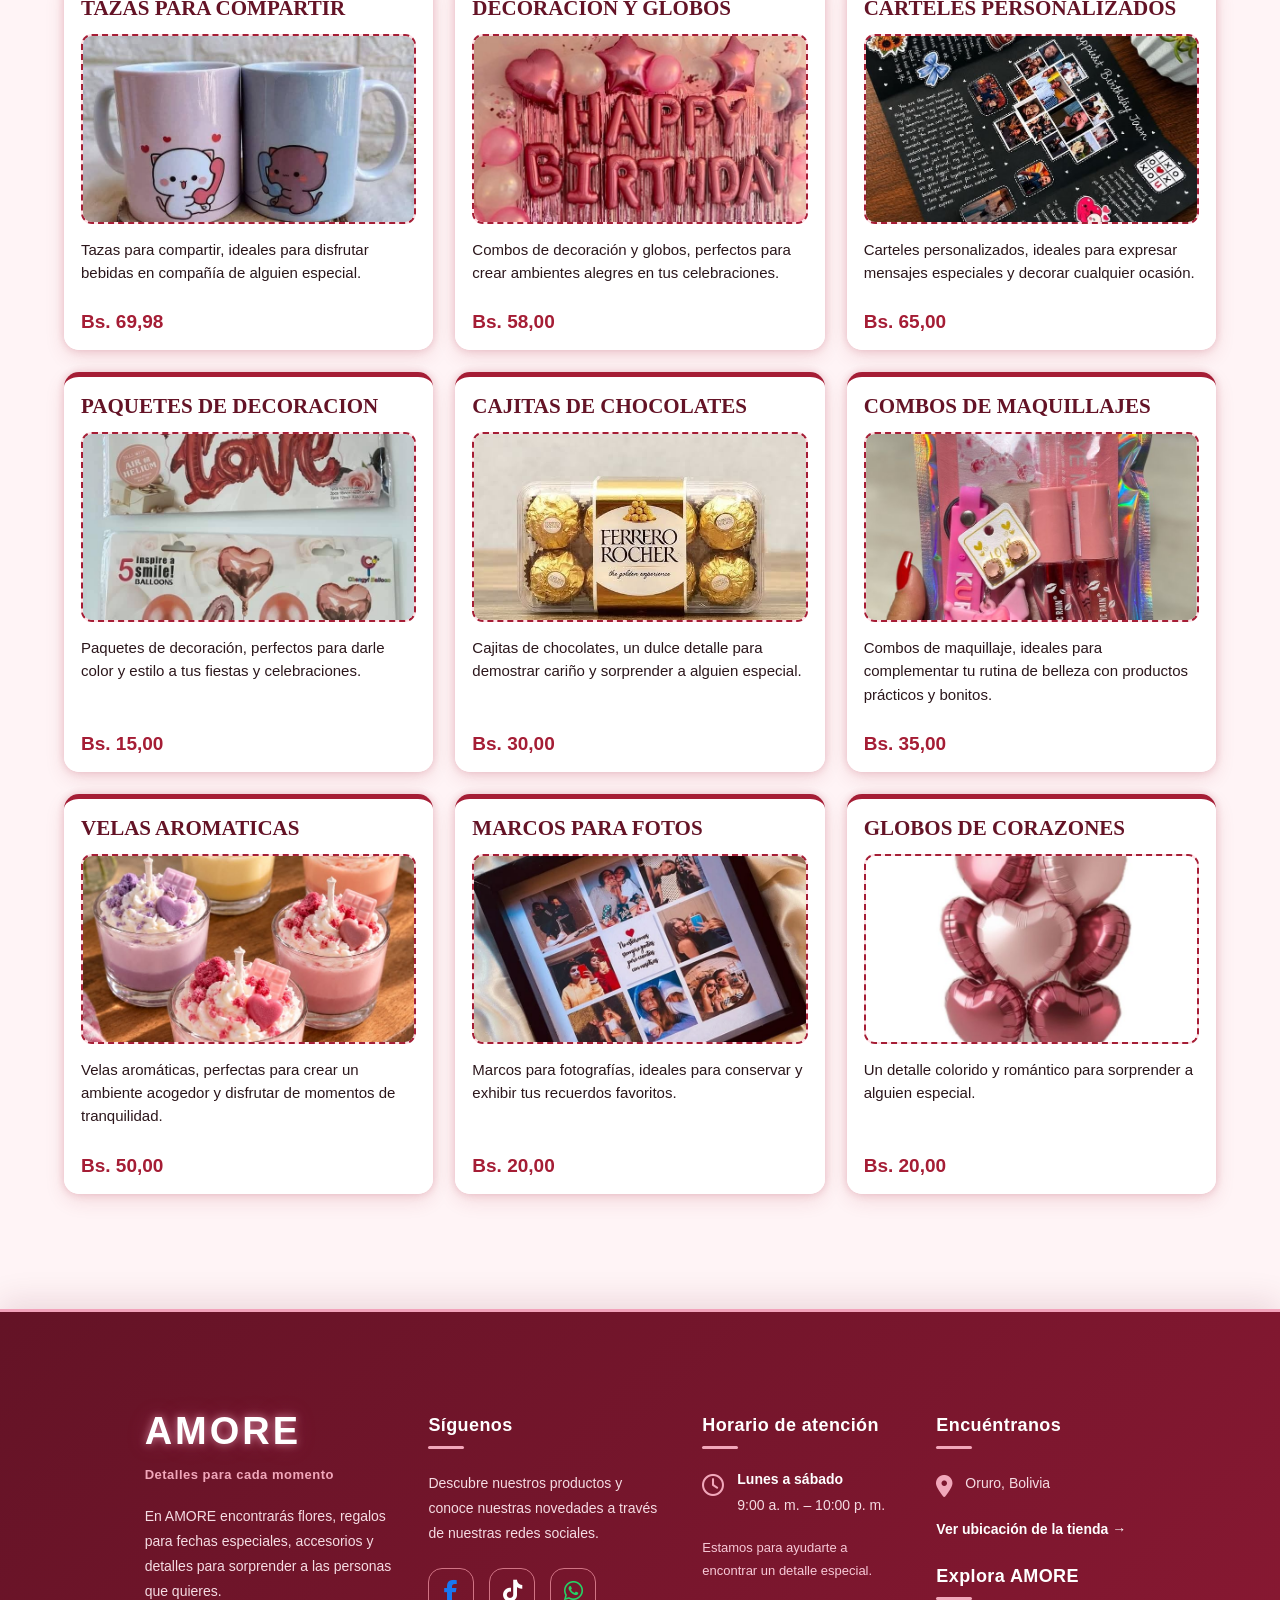
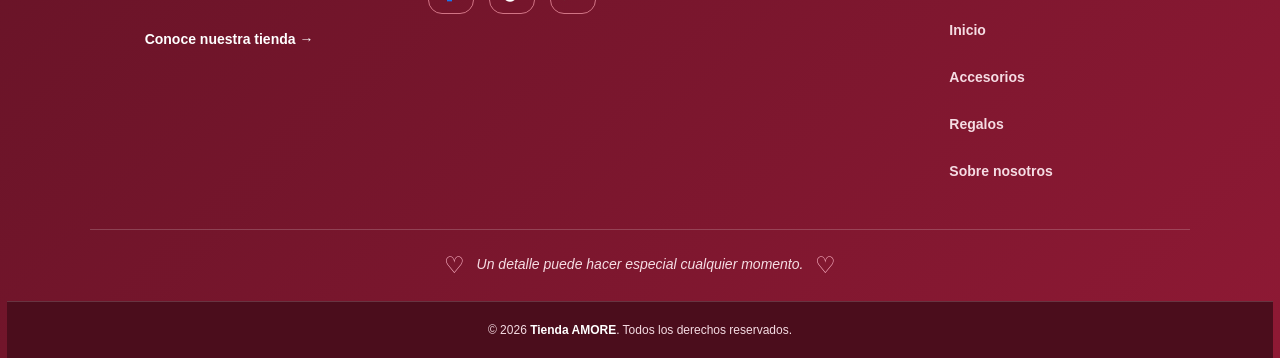
<file: regalos.html>
<!DOCTYPE html>
<html lang="es">
<head>
    <script>
(function () {
    try {
        const tema = localStorage.getItem("modoAMORE");
        const raiz = document.documentElement;

        raiz.classList.add("tema-preparando");

        if (tema === "oscuro") {
            raiz.classList.add("modo-oscuro");
        } else {
            raiz.classList.remove("modo-oscuro");
        }
    } catch (e) {}
})();
</script>

    <meta charset="UTF-8">
    <meta name="viewport" content="width=device-width, initial-scale=1.0">
    <title>AMORE | Regalos</title>
    <link rel="icon" href="data:image/svg+xml,<svg xmlns=%22http://www.w3.org/2000/svg%22 viewBox=%220 0 100 100%22><text y=%22.9em%22 font-size=%2290%22>❤️</text></svg>">
    <link rel="stylesheet" href="regalos.css">
    <link rel="stylesheet" href="https://cdnjs.cloudflare.com/ajax/libs/font-awesome/6.5.2/css/all.min.css">
</head>
<body>
    <button
    id="volverArriba"
    class="boton-volver-arriba"
    type="button"
    aria-label="Volver arriba"
    title="Volver arriba"
>
    ↑
    </button>
    <!-- =========================
         HEADER / CABECERA
    ========================== -->
    <header>
        <!-- LOGO -->
        <!-- Cambia el nombre de la imagen por tu logo -->
        <div class="logo">
            <img src="LOGO.jpeg" alt="Logo de AMORE">
        </div>
        <!-- NOMBRE DE LA TIENDA -->
        <div class="nombre-tienda">
            AMORE
        </div>
        <!-- MENÚ DE NAVEGACIÓN -->
        <nav>
            <a href="index.html">
                Inicio
            </a>
            <a href="accesorios.html">
                Accesorios
            </a>
            <a href="regalos.html">
                Regalos
            </a>
            <a href="sobre-nosotros.html">
                Sobre nosotros
            </a>
            <!-- MODO CLARO / OSCURO -->
            <button id="modoOscuro">
                ☾ Oscuro
            </button>
        </nav>
    </header>
    <!-- =========================
         CUERPO DE LA PÁGINA
    ========================== -->
    <main>
        <!-- TÍTULO + BUSCADOR -->
        <section class="encabezado-productos">
            <h1>
                REGALOS
            </h1>
    

<div class="buscador">
    <input type="text" id="buscarProducto" placeholder="Buscar regalos...">
    
</div>

<div id="mensajeBusqueda" class="mensaje-sin-resultados">
    <div class="icono-sin-resultados">♡</div>
    <h2>No encontramos ese producto</h2>
    <p>Intenta buscar con otro nombre o palabra.</p>
</div>
        </section>
        <!-- PRODUCTOS -->
        <section class="productos">
            <article class="tarjeta-producto">
                <h2>OSO GIGANTE DORMILON</h2>
                <div class="imagen-producto">
                    <img src="r1.jpeg" alt="Regalo 1">
                </div>
                <p>Peluche gigante, suave y adorable, perfecto para abrazar y regalar.</p>
                <span class="precio">Bs. 210,00</span>
            </article>
            <article class="tarjeta-producto">
                <h2>PELUCHES DINOSPERRITOS</h2>
                <div class="imagen-producto">
                    <img src="r2.jpeg" alt="Regalo 2">
                </div>
                <p>Peluches alargados de dinosaurios y perritos, ideales para abrazar y decorar tu habitación.</p>
                <span class="precio">Bs. 60,00</span>
            </article>
            <article class="tarjeta-producto">
                <h2>OSITOS PARA PAREJA</h2>
                <div class="imagen-producto">
                    <img src="r3.jpeg" alt="Regalo 3">
                </div>
                <p>Tiernos ositos para parejas, perfectos para compartir un detalle especial con esa persona que tanto quieres.</p>
                <span class="precio">Bs. 120,00</span>
            </article>
            <article class="tarjeta-producto">
                <h2>OSOS MONITOS GIGANTES</h2>
                <div class="imagen-producto">
                    <img src="r4.jpeg" alt="Regalo 4">
                </div>
                <p>Ositos de peluche grandes, suaves y esponjosos, ideales para sorprender con un regalo encantador.</p>
                <span class="precio">Bs. 100,00</span>
            </article>
            <article class="tarjeta-producto">
                <h2>GIRASOLES</h2>
                <div class="imagen-producto">
                    <img src="r5.jpeg" alt="Regalo 5">
                </div>
                <p>Hermosos girasoles llenos de color y alegría, perfectos para regalar en cualquier ocasión.</p>
                <span class="precio">Bs. 50,00</span>
            </article>
            <article class="tarjeta-producto">
                <h2>TRIO DE OSITOS</h2>
                <div class="imagen-producto">
                    <img src="r6.jpeg" alt="Regalo 6">
                </div>
                <p> Un adorable trío de ositos Pardo, Panda y Polar, ideal para los amantes de estos divertidos personajes.</p>
                <span class="precio">Bs. 180,00</span>
            </article>
            <article class="tarjeta-producto">
                <h2>TAZAS</h2>
                <div class="imagen-producto">
                    <img src="r7.jpeg" alt="Regalo 7">
                </div>
                <p>Tazas decoradas con Pardo, Panda y Polar, perfectas para disfrutar tus bebidas favoritas.</p>
                <span class="precio">Bs. 70,00</span>
            </article>
            <article class="tarjeta-producto">
                <h2>LLAVEROS DE SNOOPY</h2>
                <div class="imagen-producto">
                    <img src="r8.jpeg" alt="Regalo 8">
                </div>
                <p>Llaveros de Snoopy, tiernos y originales, ideales para decorar tus llaves o mochila.</p>
                <span class="precio">Bs. 20,00</span>
            </article>
            <article class="tarjeta-producto">
                <h2>LLAVEROS DE PINGUINOS</h2>
                <div class="imagen-producto">
                    <img src="r9.jpeg" alt="Regalo 9">
                </div>
                <p> Llaveros de pingüinos, pequeños y encantadores, perfectos para llevar a todas partes.</p>
                <span class="precio">Bs. 20,00</span>
            </article>
            <article class="tarjeta-producto">
                <h2>PELUCHES DE STITCH</h2>
                <div class="imagen-producto">
                    <img src="r10.jpeg" alt="Regalo 10">
                </div>
                <p>Peluches de Stitch, suaves y adorables, ideales para sorprender a los amantes de este personaje.</p>
                <span class="precio">Bs. 120,00</span>
            </article>
            <article class="tarjeta-producto">
                <h2>ROSAS TEJIDAS</h2>
                <div class="imagen-producto">
                    <img src="r11.jpeg" alt="Regalo 11">
                </div>
                <p> Rosas tejidas a mano, delicadas y especiales, perfectas para regalar un detalle que dure mucho tiempo.</p>
                <span class="precio">Bs. 60,00</span>
            </article>
            <article class="tarjeta-producto">
                <h2>GIRASOLES</h2>
                <div class="imagen-producto">
                    <img src="r12.jpeg" alt="Regalo 12">
                </div>
                <p>Girasoles tejidos, llenos de color y ternura, ideales para alegrar el día de alguien especial.</p>
                <span class="precio">Bs. 15,00</span>
            </article>
            <article class="tarjeta-producto">
                <h2>ROSAS AZULES</h2>
                <div class="imagen-producto">
                    <img src="r13.jpeg" alt="Regalo 13">
                </div>
                <p>Rosas azules tejidas, originales y elegantes, perfectas para regalar algo diferente y significativo.</p>
                <span class="precio">Bs. 35,00</span>
            </article>
            <article class="tarjeta-producto">
                <h2>CAJA SORPRESA DE PELUCHE Y CARRITOS</h2>
                <div class="imagen-producto">
                    <img src="r14.jpeg" alt="Regalo 14">
                </div>
                <p>Cajas sorpresa con peluches y carritos, una combinación divertida y especial para sorprender.</p>
                <span class="precio">Bs. 150,00</span>
            </article>
            <article class="tarjeta-producto">
                <h2>CAJA SORPRESA Y PELUCHE</h2>
                <div class="imagen-producto">
                    <img src="r15.jpeg" alt="Regalo 15">
                </div>
                <p>Caja sorpresa con peluche, un detalle adorable que combina ternura y emoción en un solo regalo.</p>
                <span class="precio">Bs. 120,00</span>
            </article>
            <article class="tarjeta-producto">
                <h2>CAJA SORPRESA</h2>
                <div class="imagen-producto">
                    <img src="r16.jpeg" alt="Regalo 16">
                </div>
                <p>Cajas sorpresa decoradas, ideales para descubrir pequeños detalles preparados con mucho cariño.</p>
                <span class="precio">Bs. 80,00</span>
            </article>
            <article class="tarjeta-producto">
                <h2>GLOBOS PESONALIZADOS</h2>
                <div class="imagen-producto">
                    <img src="r17.jpeg" alt="Regalo 17">
                </div>
                <p>Globos personalizados, perfectos para celebrar cumpleaños, aniversarios y ocasiones especiales.</p>
                <span class="precio">Bs. 45,00</span>
            </article>
            <article class="tarjeta-producto">
                <h2>TAZAS PERSONALIZADAS CON FOTOGRAFIAS</h2>
                <div class="imagen-producto">
                    <img src="r18.jpeg" alt="Regalo 18">
                </div>
                <p>Tazas personalizadas con fotografías, ideales para conservar recuerdos bonitos y disfrutar tus bebidas favoritas.</p>
                <span class="precio">Bs. 35,00</span>
            </article>
            <article class="tarjeta-producto">
                <h2>CAJA DE JOYAS</h2>
                <div class="imagen-producto">
                    <img src="r19.jpeg" alt="Regalo 19">
                </div>
                <p>Cajas para joyas, elegantes y prácticas para guardar tus accesorios de manera organizada.</p>
                <span class="precio">Bs. 65,00</span>
            </article>
            <article class="tarjeta-producto">
                <h2>TAZAS TRANSPARENTES</h2>
                <div class="imagen-producto">
                    <img src="r20.jpeg" alt="Regalo 20">
                </div>
                <p>Tazas transparentes, modernas y delicadas, perfectas para disfrutar tus bebidas con estilo.</p>
                <span class="precio">Bs. 50,00</span>
            </article>
            <article class="tarjeta-producto">
                <h2>TAZAS PERSONALES</h2>
                <div class="imagen-producto">
                    <img src="r21.jpeg" alt="Regalo 21">
                </div>
                <p>Tazas personalizadas, diseñadas para darle un toque único y especial a cada momento.</p>
                <span class="precio">Bs. 60,00</span>
            </article>
            <article class="tarjeta-producto">
                <h2>TAZAS PARA COMPARTIR</h2>
                <div class="imagen-producto">
                    <img src="r22.jpeg" alt="Regalo 22">
                </div>
                <p>Tazas para compartir, ideales para disfrutar bebidas en compañía de alguien especial.</p>
                <span class="precio">Bs. 69,98</span>
            </article>
            <article class="tarjeta-producto">
                <h2>DECORACION Y GLOBOS</h2>
                <div class="imagen-producto">
                    <img src="r23.jpeg" alt="Regalo 23">
                </div>
                <p>Combos de decoración y globos, perfectos para crear ambientes alegres en tus celebraciones.</p>
                <span class="precio">Bs. 58,00</span>
            </article>
            <article class="tarjeta-producto">
                <h2>CARTELES PERSONALIZADOS</h2>
                <div class="imagen-producto">
                    <img src="r24.jpeg" alt="Regalo 24">
                </div>
                <p>Carteles personalizados, ideales para expresar mensajes especiales y decorar cualquier ocasión.</p>
                <span class="precio">Bs. 65,00</span>
            </article>
            <article class="tarjeta-producto">
                <h2>PAQUETES DE DECORACION</h2>
                <div class="imagen-producto">
                    <img src="r25.jpeg" alt="Regalo 25">
                </div>
                <p>Paquetes de decoración, perfectos para darle color y estilo a tus fiestas y celebraciones.</p>
                <span class="precio">Bs. 15,00</span>
            </article>
            <article class="tarjeta-producto">
                <h2>CAJITAS DE CHOCOLATES</h2>
                <div class="imagen-producto">
                    <img src="r26.jpeg" alt="Regalo 26">
                </div>
                <p>Cajitas de chocolates, un dulce detalle para demostrar cariño y sorprender a alguien especial.</p>
                <span class="precio">Bs. 30,00</span>
            </article>
            <article class="tarjeta-producto">
                <h2>COMBOS DE MAQUILLAJES</h2>
                <div class="imagen-producto">
                    <img src="r27.jpeg" alt="Regalo 27">
                </div>
                <p>Combos de maquillaje, ideales para complementar tu rutina de belleza con productos prácticos y bonitos.</p>
                <span class="precio">Bs. 35,00</span>
            </article>
            <article class="tarjeta-producto">
                <h2>VELAS AROMATICAS</h2>
                <div class="imagen-producto">
                    <img src="r28.jpeg" alt="Regalo 28">
                </div>
                <p>Velas aromáticas, perfectas para crear un ambiente acogedor y disfrutar de momentos de tranquilidad.</p>
                <span class="precio">Bs. 50,00</span>
            </article>
            <article class="tarjeta-producto">
                <h2>MARCOS PARA FOTOS</h2>
                <div class="imagen-producto">
                    <img src="r29.jpeg" alt="Regalo 29">
                </div>
                <p>Marcos para fotografías, ideales para conservar y exhibir tus recuerdos favoritos.</p>
                <span class="precio">Bs. 20,00</span>
            </article>
            <article class="tarjeta-producto">
                <h2>GLOBOS DE CORAZONES</h2>
                <div class="imagen-producto">
                    <img src="r30.jpeg" alt="Regalo 30">
                </div>
                <p>Un detalle colorido y romántico para sorprender a alguien especial.</p>
                <span class="precio">Bs. 20,00</span>
            </article>
        </section>
    </main>
     <!-- =========================
         PIE DE PÁGINA / FOOTER
    ========================== -->
<footer class="footer-amore">

    <div class="footer-contenido">

        <!-- INFORMACIÓN DE AMORE -->
        <div class="footer-columna footer-tienda">
            <h2 class="footer-logo">AMORE</h2>
            <span class="footer-subtitulo">Detalles para cada momento</span>

            <p>
                En AMORE encontrarás flores, regalos para fechas especiales,
                accesorios y detalles para sorprender a las personas que quieres.
            </p>

            <a href="sobre-nosotros.html" class="footer-enlace-texto">
                Conoce nuestra tienda →
            </a>
        </div>

        <!-- REDES SOCIALES -->
        <div class="footer-columna footer-redes">
            <h3>Síguenos</h3>

            <p>
                Descubre nuestros productos y conoce nuestras novedades
                a través de nuestras redes sociales.
            </p>

            <div class="footer-enlaces">
                <a href="https://www.facebook.com/share/1EnmWUCuBG/"
                   target="_blank"
                   rel="noopener noreferrer"
                   aria-label="Facebook de AMORE"
                   title="Facebook">
                    <i class="fa-brands fa-facebook-f"></i>
                </a>

                <a href="https://www.tiktok.com/@accesoriosyregalosamore?_r=1&_t=ZS-99nA0Rarass"
                   target="_blank"
                   rel="noopener noreferrer"
                   aria-label="TikTok de AMORE"
                   title="TikTok">
                    <i class="fa-brands fa-tiktok"></i>
                </a>

                <a href="https://wa.me/59167249175?text=Hola%20AMORE,%20quisiera%20consultar%20sobre%20un%20producto."
                   target="_blank"
                   rel="noopener noreferrer"
                   aria-label="WhatsApp de AMORE"
                   title="WhatsApp">
                    <i class="fa-brands fa-whatsapp"></i>
                </a>
            </div>
        </div>

        <!-- HORARIO DE ATENCIÓN -->
        <div class="footer-columna footer-horario">
            <h3>Horario de atención</h3>

            <div class="footer-horario-linea">
                <i class="fa-regular fa-clock"></i>
                <div>
                    <strong>Lunes a sábado</strong>
                    <p>9:00 a. m. – 10:00 p. m.</p>
                </div>
            </div>

            <p class="footer-nota">
                Estamos para ayudarte a encontrar un detalle especial.
            </p>
        </div>

        <!-- UBICACIÓN Y NAVEGACIÓN -->
        <div class="footer-columna footer-ubicacion">
            <h3>Encuéntranos</h3>

            <div class="footer-ubicacion-linea">
                <i class="fa-solid fa-location-dot"></i>
                <p>Oruro, Bolivia</p>
            </div>

            <a href="sobre-nosotros.html#ubicacion"
               class="footer-enlace-texto">
                Ver ubicación de la tienda →
            </a>

            <h3 class="footer-titulo-explorar">Explora AMORE</h3>

            <nav class="footer-navegacion" aria-label="Navegación del pie de página">
                <a href="index.html">Inicio</a>
                <a href="accesorios.html">Accesorios</a>
                <a href="regalos.html">Regalos</a>
                <a href="sobre-nosotros.html">Sobre nosotros</a>
            </nav>
        </div>

    </div>

    <!-- MENSAJE INFERIOR -->
    <div class="footer-frase">
        <span class="footer-corazon">♡</span>
        <p>Un detalle puede hacer especial cualquier momento.</p>
        <span class="footer-corazon">♡</span>
    </div>

    <!-- DERECHOS RESERVADOS -->
    <div class="footer-inferior">
        <p>
            © 2026 <strong>Tienda AMORE</strong>.
            Todos los derechos reservados.
        </p>
    </div>

</footer>

    <script src="regalos.js"></script>
</body>
</html>
</file>
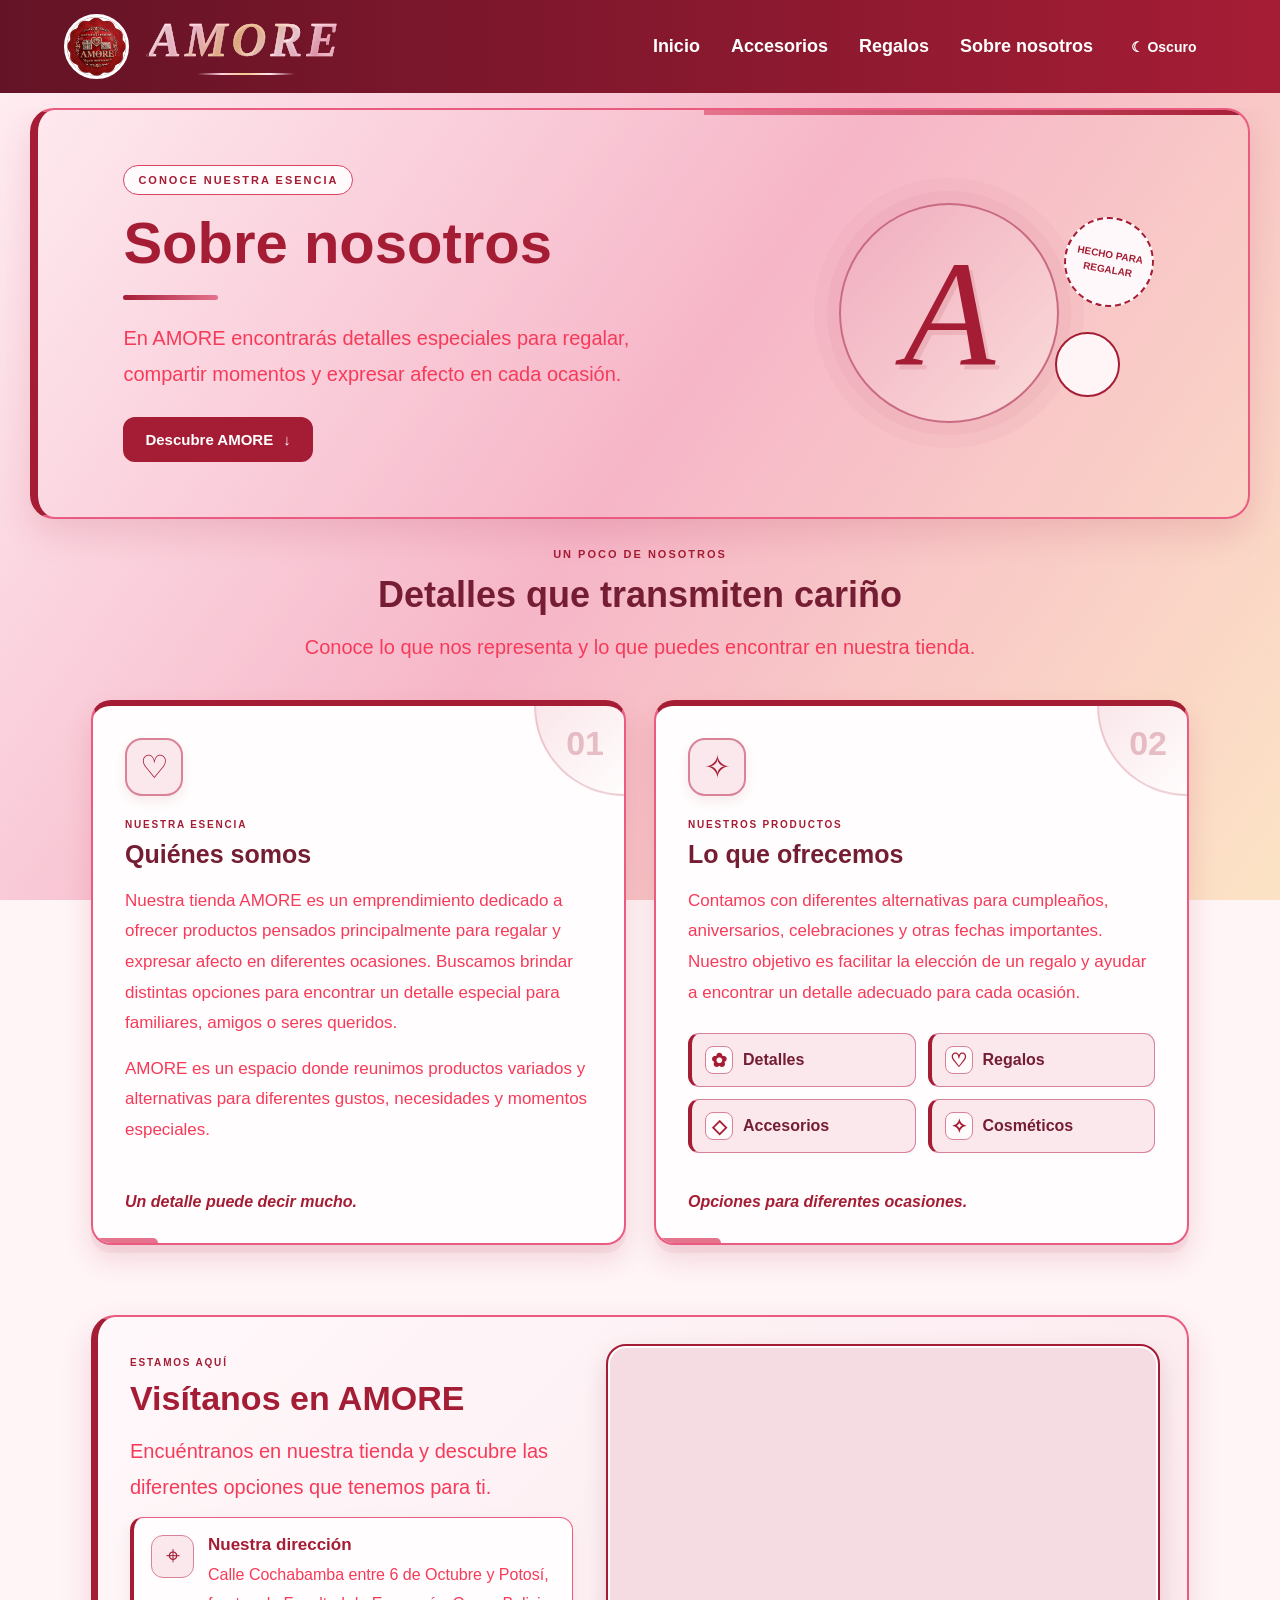
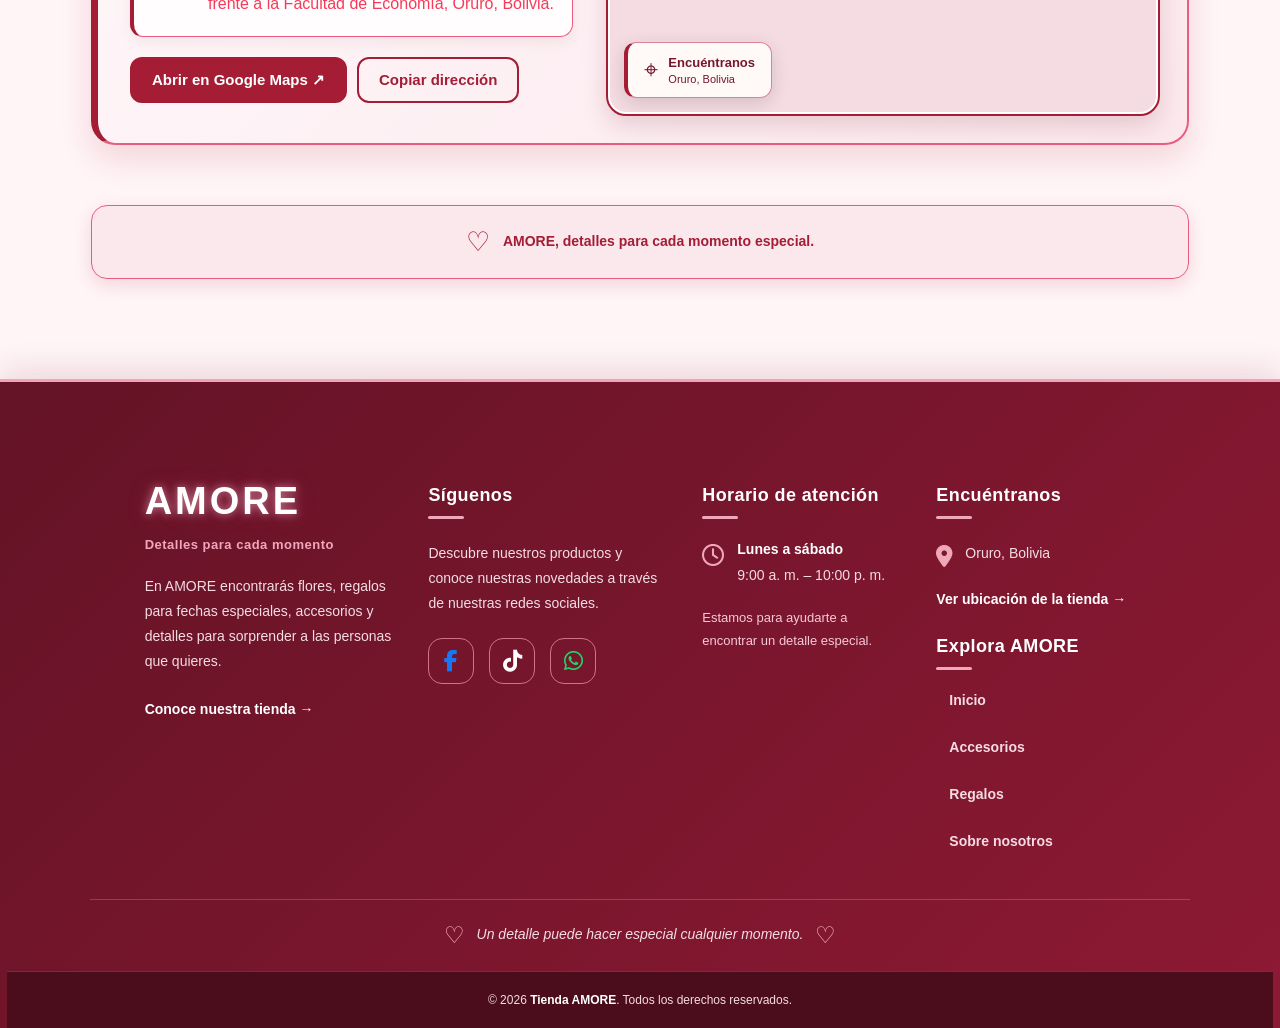
<file: sobre-nosotros.html>
<!DOCTYPE html>
<html lang="es">
<head>
    <script>
(function () {
    try {
        const tema = localStorage.getItem("modoAMORE");
        const raiz = document.documentElement;

        raiz.classList.add("tema-preparando");

        if (tema === "oscuro") {
            raiz.classList.add("modo-oscuro");
        } else {
            raiz.classList.remove("modo-oscuro");
        }
    } catch (e) {}
})();
</script>

    <meta charset="UTF-8">
    <meta name="viewport" content="width=device-width, initial-scale=1.0">
    <title>AMORE | Sobre nosotros</title>
    <link rel="icon" href="data:image/svg+xml,<svg xmlns=%22http://www.w3.org/2000/svg%22 viewBox=%220 0 100 100%22><text y=%22.9em%22 font-size=%2290%22>❤️</text></svg>">
    <link rel="stylesheet" href="sobre-nosotros.css">
    <link rel="stylesheet" href="https://cdnjs.cloudflare.com/ajax/libs/font-awesome/6.5.2/css/all.min.css">
</head>
<body>
    <button
    id="volverArriba"
    class="boton-volver-arriba"
    type="button"
    aria-label="Volver arriba"
    title="Volver arriba"
>
    ↑
    </button>
    <!-- HEADER -->
    <header>
        <div class="logo">
            <img src="LOGO.jpeg" alt="Logo de AMORE">
        </div>
        <div class="nombre-tienda">
            AMORE
        </div>
        <nav>
            <a href="index.html">Inicio</a>
            <a href="accesorios.html">Accesorios</a>
            <a href="regalos.html">Regalos</a>
            <a href="sobre-nosotros.html">Sobre nosotros</a>
            <button id="modoOscuro">
                ☾ Oscuro
            </button>
        </nav>
    </header>
    <!-- CUERPO -->

<main class="sobre-amore">

    <!-- PORTADA -->
    <section class="sobre-portada">
        <div class="sobre-portada-contenido">
            <span class="sobre-etiqueta">CONOCE NUESTRA ESENCIA</span>
            <h1>Sobre nosotros</h1>
            <div class="sobre-linea"></div>
            <p>
                En AMORE encontrarás detalles especiales para regalar,
                compartir momentos y expresar afecto en cada ocasión.
            </p>
            <a href="#conocenos" class="sobre-boton">
                Descubre AMORE <span>↓</span>
            </a>
        </div>

        <div class="sobre-portada-decoracion" aria-hidden="true">
            <div class="sobre-circulo circulo-grande"></div>
            <div class="sobre-circulo circulo-pequeno"></div>
            <div class="sobre-letra">A</div>
            <div class="sobre-sello">HECHO PARA<br>REGALAR</div>
        </div>
    </section>

    <!-- INFORMACIÓN ORGANIZADA -->
    <section class="sobre-estante" id="conocenos">

        <div class="sobre-titulo-seccion">
            <span>UN POCO DE NOSOTROS</span>
            <h2>Detalles que transmiten cariño</h2>
            <p>Conoce lo que nos representa y lo que puedes encontrar en nuestra tienda.</p>
        </div>

        <div class="sobre-grid">

            <!-- QUIÉNES SOMOS -->
            <article class="sobre-tarjeta sobre-quienes">
                <div class="sobre-numero">01</div>
                <div class="sobre-icono" aria-hidden="true">♡</div>
                <span class="sobre-categoria">NUESTRA ESENCIA</span>
                <h3>Quiénes somos</h3>
                <p>
                    Nuestra tienda AMORE es un emprendimiento dedicado a ofrecer
                    productos pensados principalmente para regalar y expresar
                    afecto en diferentes ocasiones. Buscamos brindar distintas
                    opciones para encontrar un detalle especial para familiares,
                    amigos o seres queridos.
                </p>
                <p>
                    AMORE es un espacio donde reunimos productos variados y
                    alternativas para diferentes gustos, necesidades y momentos
                    especiales.
                </p>
                <div class="sobre-pie-tarjeta">Un detalle puede decir mucho.</div>
            </article>

            <!-- LO QUE OFRECEMOS -->
            <article class="sobre-tarjeta sobre-ofrecemos">
                <div class="sobre-numero">02</div>
                <div class="sobre-icono" aria-hidden="true">✧</div>
                <span class="sobre-categoria">NUESTROS PRODUCTOS</span>
                <h3>Lo que ofrecemos</h3>
                <p>
                    Contamos con diferentes alternativas para cumpleaños,
                    aniversarios, celebraciones y otras fechas importantes.
                    Nuestro objetivo es facilitar la elección de un regalo
                    y ayudar a encontrar un detalle adecuado para cada ocasión.
                </p>

                <div class="sobre-productos">
                    <div class="sobre-producto">
                        <span class="producto-simbolo">✿</span>
                        <span>Detalles</span>
                    </div>
                    <div class="sobre-producto">
                        <span class="producto-simbolo">♡</span>
                        <span>Regalos</span>
                    </div>
                    <div class="sobre-producto">
                        <span class="producto-simbolo">◇</span>
                        <span>Accesorios</span>
                    </div>
                    <div class="sobre-producto">
                        <span class="producto-simbolo">✧</span>
                        <span>Cosméticos</span>
                    </div>
                </div>

                <div class="sobre-pie-tarjeta">Opciones para diferentes ocasiones.</div>
            </article>

        </div>
    </section>

    <!-- UBICACIÓN -->
    
<!-- UBICACIÓN DE AMORE -->
<section class="sobre-ubicacion" id="ubicacion">

    <div class="ubicacion-contenido">
        <span class="sobre-categoria">ESTAMOS AQUÍ</span>
        <h2>Visítanos en AMORE</h2>

        <p>
            Encuéntranos en nuestra tienda y descubre las diferentes
            opciones que tenemos para ti.
        </p>

        <div class="ubicacion-direccion">
            <span class="ubicacion-pin">⌖</span>
            <div>
                <strong>Nuestra dirección</strong>
                <p id="direccionAmore">
                    Calle Cochabamba entre 6 de Octubre y Potosí,
                    frente a la Facultad de Economía, Oruro, Bolivia.
                </p>
            </div>
        </div>

        <div class="ubicacion-botones">
            <a
                class="sobre-boton boton-ubicacion"
                href="https://www.google.com/maps/search/?api=1&query=Calle+Cochabamba+entre+6+de+Octubre+y+Potosi+frente+a+la+Facultad+de+Economia+Oruro+Bolivia"
                target="_blank"
                rel="noopener noreferrer">
                Abrir en Google Maps ↗
            </a>

            <button
                type="button"
                class="sobre-boton boton-copiar"
                id="copiarDireccion">
                Copiar dirección
            </button>
        </div>

        <p class="sobre-mensaje" id="mensajeDireccion" role="status"></p>
    </div>

    <!-- MAPA VISIBLE DENTRO DE LA PÁGINA -->
    <div class="ubicacion-mapa">
        <iframe
            src="https://maps.google.com/maps?q=Calle%20Cochabamba%20entre%206%20de%20Octubre%20y%20Potosi%2C%20Oruro%2C%20Bolivia&output=embed"
            title="Mapa de ubicación de la tienda AMORE en Oruro"
            loading="lazy"
            referrerpolicy="no-referrer-when-downgrade"
            allowfullscreen>
        </iframe>

        <div class="mapa-etiqueta">
            <span>⌖</span>
            <div>
                <strong>Encuéntranos</strong>
                <small>Oruro, Bolivia</small>
            </div>
        </div>
    </div>

</section>

    <!-- CIERRE -->
    <section class="sobre-cierre">
        <span aria-hidden="true">♡</span>
        <p>AMORE, detalles para cada momento especial.</p>
    </section>

</main>
    <!-- =========================
         PIE DE PÁGINA / FOOTER
    ========================== -->
<footer class="footer-amore">

    <div class="footer-contenido">

        <!-- INFORMACIÓN DE AMORE -->
        <div class="footer-columna footer-tienda">
            <h2 class="footer-logo">AMORE</h2>
            <span class="footer-subtitulo">Detalles para cada momento</span>

            <p>
                En AMORE encontrarás flores, regalos para fechas especiales,
                accesorios y detalles para sorprender a las personas que quieres.
            </p>

            <a href="sobre-nosotros.html" class="footer-enlace-texto">
                Conoce nuestra tienda →
            </a>
        </div>

        <!-- REDES SOCIALES -->
        <div class="footer-columna footer-redes">
            <h3>Síguenos</h3>

            <p>
                Descubre nuestros productos y conoce nuestras novedades
                a través de nuestras redes sociales.
            </p>

            <div class="footer-enlaces">
                <a href="https://www.facebook.com/share/1EnmWUCuBG/"
                   target="_blank"
                   rel="noopener noreferrer"
                   aria-label="Facebook de AMORE"
                   title="Facebook">
                    <i class="fa-brands fa-facebook-f"></i>
                </a>

                <a href="https://www.tiktok.com/@accesoriosyregalosamore?_r=1&_t=ZS-99nA0Rarass"
                   target="_blank"
                   rel="noopener noreferrer"
                   aria-label="TikTok de AMORE"
                   title="TikTok">
                    <i class="fa-brands fa-tiktok"></i>
                </a>

                <a href="https://wa.me/59167249175?text=Hola%20AMORE,%20quisiera%20consultar%20sobre%20un%20producto."
                   target="_blank"
                   rel="noopener noreferrer"
                   aria-label="WhatsApp de AMORE"
                   title="WhatsApp">
                    <i class="fa-brands fa-whatsapp"></i>
                </a>
            </div>
        </div>

        <!-- HORARIO DE ATENCIÓN -->
        <div class="footer-columna footer-horario">
            <h3>Horario de atención</h3>

            <div class="footer-horario-linea">
                <i class="fa-regular fa-clock"></i>
                <div>
                    <strong>Lunes a sábado</strong>
                    <p>9:00 a. m. – 10:00 p. m.</p>
                </div>
            </div>

            <p class="footer-nota">
                Estamos para ayudarte a encontrar un detalle especial.
            </p>
        </div>

        <!-- UBICACIÓN Y NAVEGACIÓN -->
        <div class="footer-columna footer-ubicacion">
            <h3>Encuéntranos</h3>

            <div class="footer-ubicacion-linea">
                <i class="fa-solid fa-location-dot"></i>
                <p>Oruro, Bolivia</p>
            </div>

            <a href="sobre-nosotros.html#ubicacion"
               class="footer-enlace-texto">
                Ver ubicación de la tienda →
            </a>

            <h3 class="footer-titulo-explorar">Explora AMORE</h3>

            <nav class="footer-navegacion" aria-label="Navegación del pie de página">
                <a href="index.html">Inicio</a>
                <a href="accesorios.html">Accesorios</a>
                <a href="regalos.html">Regalos</a>
                <a href="sobre-nosotros.html">Sobre nosotros</a>
            </nav>
        </div>

    </div>

    <!-- MENSAJE INFERIOR -->
    <div class="footer-frase">
        <span class="footer-corazon">♡</span>
        <p>Un detalle puede hacer especial cualquier momento.</p>
        <span class="footer-corazon">♡</span>
    </div>

    <!-- DERECHOS RESERVADOS -->
    <div class="footer-inferior">
        <p>
            © 2026 <strong>Tienda AMORE</strong>.
            Todos los derechos reservados.
        </p>
    </div>

</footer>

    <script src="sobre-nosotros.js"></script>
</body>
</html>
</file>
<file: index.css>
/* Preparar la página sin mostrar un fondo incorrecto */
html.tema-preparando body {
    opacity: 0;
}

/* Mostrar el contenido suavemente cuando esté listo */
html body {
    opacity: 1;
}

html.tema-preparando body {
    transition: none !important;
}
/* =========================
   CONFIGURACIÓN GENERAL
========================= */
* {
    margin: 0;
    padding: 0;
    box-sizing: border-box;
}
body {
    font-family: Arial, Helvetica, sans-serif;
        background: linear-gradient(
        90deg,
        #f1c1ca,
        #f3909b
    );
    color: #2b161b;
    transition: 0.3s;
}
/* =========================
   HEADER
========================= */
header {
    width: 100%;
    min-height: 90px;
    background: linear-gradient(
        90deg,
        #641326,
        #a51d35
    );
    display: flex;
    align-items: center;
    padding: 12px 5%;
    gap: 20px;
    color: white;

    position: relative;
    z-index: 10;
}
/* LOGO */
.logo {
    width: 65px;
    height: 65px;
    min-width: 65px;
    min-height: 65px;
    flex-shrink: 0;
    background-color: white;
    border-radius: 50%;
    display: flex;
    align-items: center;
    justify-content: center;
    overflow: hidden;
    border: 3px solid white;
}
.logo img {
    width: 100%;
    height: 100%;
    object-fit: cover;
}
/* NOMBRE AMORE */
.nombre-tienda {
    font-family: Georgia, serif;
    font-size: 50px;
    font-weight: bold;
    letter-spacing: 6px;
    text-shadow: 2px 2px 5px #3b0b17;
}
/* =========================
   MENÚ
========================= */
nav {
    margin-left: auto;
    display: flex;
    align-items: center;
    gap: 5px;
    flex-wrap: wrap;
}
nav a,
#modoOscuro {
    color: white;
    text-decoration: none;
    background: transparent;
    border: none;
    padding: 10px 13px;
    border-radius: 8px;
    font-weight: bold;
    cursor: pointer;
    font-size: 14px;
    transition: 0.3s;
}
nav a:hover,
#modoOscuro:hover {
    background-color: rgba(255,255,255,0.2);
}

/* ==========================================
   INICIO AMORE - DISEÑO PRINCIPAL
========================================== */

.inicio-amore {
    --ini-guindo: #a51d35;
    --ini-guindo-oscuro: #641326;
    --ini-rosa: #e9a1b2;
    --ini-dorado: #d5ad6b;
    --ini-texto: #4b202b;
    --ini-suave: #795b63;
    --ini-caja: rgba(255, 250, 250, 0.96);
    --ini-rosa-claro: #fbe8ed;

    width: min(1240px, 92%);
    margin: 0 auto;
    padding: 34px 0 55px;
    color: var(--ini-texto);
}

.inicio-amore *,
.inicio-amore *::before,
.inicio-amore *::after {
    box-sizing: border-box;
}

.inicio-amore img {
    display: block;
    max-width: 100%;
}

.inicio-amore h1,
.inicio-amore h2,
.inicio-amore h3,
.inicio-amore p {
    margin-top: 0;
}

.inicio-amore p {
    line-height: 1.8;
}

.inicio-amore a {
    text-decoration: none;
}

.inicio-amore button {
    font-family: inherit;
}

/* ==========================================
   CAJA PRINCIPAL: IMAGEN + DESCRIPCIÓN
========================================== */

.inicio-presentacion {
    position: relative;
    display: grid;
    grid-template-columns: minmax(0, 0.95fr) minmax(0, 1.05fr);
    align-items: center;
    gap: clamp(24px, 4vw, 50px);

    padding: clamp(22px, 4vw, 44px);
    margin-bottom: 40px;
    border: 2px solid transparent;
    border-radius: 26px;

    background:
        linear-gradient(var(--ini-caja), var(--ini-caja)) padding-box,
        linear-gradient(
            125deg,
            var(--ini-guindo),
            var(--ini-rosa),
            var(--ini-dorado),
            var(--ini-guindo)
        ) border-box;

    background-size: 100% 100%, 250% 250%;
    animation: inicioBordeDegradado 8s ease infinite;

    box-shadow: 0 16px 42px rgba(100, 19, 38, 0.13);
}

.inicio-imagen-marco {
    position: relative;
    min-width: 0;
    padding: 9px;
    border: 2px solid transparent;
    border-radius: 23px;

    background:
        linear-gradient(#fff8fa, #fff8fa) padding-box,
        linear-gradient(
            145deg,
            var(--ini-dorado),
            var(--ini-guindo),
            var(--ini-rosa)
        ) border-box;

    box-shadow: 0 10px 27px rgba(100, 19, 38, 0.15);
    transition: transform 0.35s ease, box-shadow 0.35s ease;
}

.inicio-imagen-marco:hover {
    transform: translateY(-5px) rotate(-0.5deg);
    box-shadow: 0 17px 35px rgba(100, 19, 38, 0.2);
}

.inicio-imagen-tienda {
    width: 100%;
    height: clamp(300px, 34vw, 440px);
    border-radius: 15px;
    object-fit: cover;
    background: #f4dce3;
}

.inicio-etiqueta-imagen {
    position: absolute;
    top: 22px;
    left: 22px;
    z-index: 2;

    padding: 10px 14px;
    border: 1px solid rgba(255, 255, 255, 0.75);
    border-radius: 30px;

    background: rgba(100, 19, 38, 0.91);
    color: white;
    font-size: 10px;
    font-weight: 800;
    letter-spacing: 1.3px;
    box-shadow: 0 4px 14px rgba(0, 0, 0, 0.15);
}

.inicio-sello-imagen {
    position: absolute;
    right: -13px;
    bottom: 25px;
    z-index: 2;

    display: flex;
    flex-direction: column;
    align-items: center;
    justify-content: center;

    width: 105px;
    height: 105px;
    border: 3px double var(--ini-dorado);
    border-radius: 50%;

    background: linear-gradient(145deg, #fffaf7, #f8e0e7);
    color: var(--ini-guindo-oscuro);
    text-align: center;
    box-shadow: 0 7px 20px rgba(100, 19, 38, 0.2);
    transform: rotate(7deg);
}

.inicio-sello-imagen span {
    font-family: Georgia, serif;
    font-size: 21px;
    font-weight: bold;
    letter-spacing: 1px;
}

.inicio-sello-imagen small {
    margin-top: 4px;
    font-size: 9px;
}

.inicio-descripcion {
    min-width: 0;
    animation: inicioEntrada 0.75s ease both;
}

.inicio-mini-titulo {
    display: inline-block;
    margin-bottom: 13px;
    color: var(--ini-guindo);
    font-size: 10px;
    font-weight: 900;
    letter-spacing: 1.9px;
    line-height: 1.6;
}

.inicio-descripcion h1 {
    margin-bottom: 0;
    font-family: Georgia, "Times New Roman", serif;
    font-size: clamp(30px, 3.5vw, 47px);
    line-height: 1.18;
    letter-spacing: -0.8px;
}

.inicio-descripcion h1 span {
    display: inline-block;
    background: linear-gradient(
        100deg,
        var(--ini-guindo),
        #d65f7d,
        #bd8b43
    );
    background-clip: text;
    -webkit-background-clip: text;
    color: transparent;
}

.inicio-linea-decorativa {
    width: 100px;
    height: 4px;
    margin: 20px 0;
    border-radius: 10px;
    background: linear-gradient(
        90deg,
        var(--ini-guindo),
        var(--ini-rosa),
        var(--ini-dorado)
    );
}

.inicio-descripcion > p {
    margin-bottom: 25px;
    color: var(--ini-suave);
    font-size: 20px;
    text-align: left;
}

/* ==========================================
   BOTONES
========================================== */

.inicio-boton {
    display: inline-flex;
    align-items: center;
    justify-content: center;
    gap: 12px;

    min-height: 46px;
    padding: 12px 19px;

    border: 2px solid var(--ini-guindo);
    border-radius: 12px;

    background: linear-gradient(
        110deg,
        var(--ini-guindo-oscuro),
        var(--ini-guindo)
    );

    color: #ffffff !important;
    font-size: 20px;
    font-weight: 800;
    text-align: center;

    box-shadow: 0 6px 15px rgba(100, 19, 38, 0.16);
    transition:
        transform 0.25s ease,
        box-shadow 0.25s ease,
        background 0.25s ease;
}

.inicio-boton:hover {
    transform: translateY(-3px);
    box-shadow: 0 10px 23px rgba(100, 19, 38, 0.25);
    background: linear-gradient(
        110deg,
        #a51d35,
        #c94f6d
    );
}

.inicio-boton span {
    font-size: 18px;
    transition: transform 0.25s ease;
}

.inicio-boton:hover span {
    transform: translate(3px, -2px);
}

/* ==========================================
   MENSAJE DE BIENVENIDA
========================================== */

.inicio-bienvenida {
    position: relative;
    isolation: isolate;
    overflow: hidden;

    margin: 42px 0 25px;
    padding: clamp(35px, 6vw, 66px) clamp(22px, 7vw, 90px);

    border: 2px solid transparent;
    border-radius: 24px;

    background:
        linear-gradient(135deg, #fff9fa, #f9e5eb) padding-box,
        linear-gradient(
            110deg,
            var(--ini-dorado),
            var(--ini-guindo),
            var(--ini-rosa),
            var(--ini-dorado)
        ) border-box;

    background-size: 100% 100%, 250% 250%;
    animation: inicioBordeDegradado 9s ease infinite;

    box-shadow: 0 13px 35px rgba(100, 19, 38, 0.12);
    text-align: center;
}

.inicio-bienvenida::before,
.inicio-bienvenida::after {
    content: "";
    position: absolute;
    z-index: -1;
    width: 180px;
    height: 180px;
    border: 1px solid rgba(165, 29, 53, 0.17);
    border-radius: 50%;
    pointer-events: none;
}

.inicio-bienvenida::before {
    top: -105px;
    left: -65px;
    box-shadow:
        0 0 0 15px rgba(165, 29, 53, 0.035),
        0 0 0 30px rgba(165, 29, 53, 0.025);
}

.inicio-bienvenida::after {
    right: -70px;
    bottom: -115px;
    box-shadow:
        0 0 0 15px rgba(165, 29, 53, 0.035),
        0 0 0 30px rgba(165, 29, 53, 0.025);
}

.inicio-bienvenida h2 {
    max-width: 760px;
    margin: 0 auto 18px;
    font-family: Georgia, "Times New Roman", serif;
    font-size: clamp(26px, 3.8vw, 40px);
    line-height: 1.3;
    color: var(--ini-guindo-oscuro);
}

.inicio-bienvenida > p {
    max-width: 700px;
    margin: 0 auto;
    color: var(--ini-suave);
    font-size: 20px;
}

.bienvenida-firma {
    margin-top: 25px;
    color: rgb(204, 38, 74);
    font-family: Georgia, serif;
    font-size: 17px;
    font-style: italic;
}

.bienvenida-firma span {
    display: inline-block;
    margin-left: 5px;
    font-size: 23px;
}

.bienvenida-adorno {
    position: absolute;
    color: rgba(165, 29, 53, 0.22);
    pointer-events: none;
}

.bienvenida-adorno-uno {
    top: 22px;
    right: 8%;
    font-size: 34px;
    animation: inicioFlotar 4s ease-in-out infinite;
}

.bienvenida-adorno-dos {
    bottom: 25px;
    left: 7%;
    font-size: 36px;
    animation: inicioFlotar 5s ease-in-out infinite reverse;
}

/* ==========================================
   TÍTULO DEL CARRUSEL
========================================== */

.inicio-seccion-carrusel {
    margin: 0 0 15px;
}

.inicio-titulo-seccion {
    margin: 0 auto 28px;
    text-align: center;
}

.inicio-titulo-seccion h2 {
    margin-bottom: 10px;
    font-family: Georgia, "Times New Roman", serif;
    font-size: clamp(28px, 4vw, 40px);
    color: var(--ini-guindo-oscuro);
}

.inicio-titulo-seccion > p {
    margin-bottom: 0;
    color: var(--ini-suave);
    font-size: 20px;
}

/* ==========================================
   CARRUSEL: MARCO EXTERIOR
========================================== */

.inicio-carrusel {
    position: relative;
    isolation: isolate;
    overflow: hidden;

    min-width: 0;
    border: 3px solid transparent;
    border-radius: 24px;

    background:
        linear-gradient(var(--ini-caja), var(--ini-caja)) padding-box,
        linear-gradient(
            130deg,
            var(--ini-guindo),
            var(--ini-dorado),
            var(--ini-rosa),
            var(--ini-guindo)
        ) border-box;

    background-size: 100% 100%, 250% 250%;
    animation: inicioBordeDegradado 8s ease infinite;

    box-shadow: 0 15px 40px rgba(100, 19, 38, 0.16);
}

.inicio-diapositiva {
    display: none;
    grid-template-columns: minmax(0, 1.05fr) minmax(0, 0.95fr);
    align-items: stretch;
    min-height: 390px;
}

.inicio-diapositiva.activa {
    display: grid;
    animation: diapositivaEntrada 0.65s ease both;
}

.diapositiva-imagen {
    min-width: 0;
    min-height: 390px;
    overflow: hidden;
    background: #f4dce3;
}

.diapositiva-imagen img {
    width: 100%;
    height: 100%;
    min-height: 390px;
    object-fit: cover;
    transition: transform 0.7s ease;
}

.inicio-diapositiva.activa .diapositiva-imagen img {
    animation: imagenCarruselEntrada 0.8s ease both;
}

.diapositiva-imagen:hover img {
    transform: scale(1.045);
}

.diapositiva-contenido {
    display: flex;
    flex-direction: column;
    align-items: flex-start;
    justify-content: center;
    min-width: 0;
    padding: clamp(25px, 4vw, 52px);
    background: var(--ini-caja);
}

.diapositiva-numero {
    display: inline-block;
    margin-bottom: 25px;
    padding-bottom: 9px;
    border-bottom: 2px solid var(--ini-rosa);
    color: var(--ini-guindo);
    font-size: 15px;
    font-weight: 900;
    letter-spacing: 2px;
}

.diapositiva-contenido h3 {
    margin-bottom: 16px;
    color: var(--ini-guindo-oscuro);
    font-family: Georgia, "Times New Roman", serif;
    font-size: clamp(30px, 3.5vw, 43px);
}

.diapositiva-contenido > p {
    margin-bottom: 25px;
    color: var(--ini-suave);
    font-size: 20px;
}

.diapositiva-contenido .inicio-boton {
    margin-top: 3px;
}

/* ==========================================
   FLECHAS DEL CARRUSEL
========================================== */

.carrusel-flecha {
    position: absolute;
    top: 50%;
    z-index: 4;

    display: flex;
    align-items: center;
    justify-content: center;

    width: 43px;
    height: 43px;
    padding: 0;

    border: 2px solid var(--ini-rosa);
    border-radius: 50%;
    background: rgba(100, 19, 38, 0.92);

    color: white;
    font-size: 30px;
    line-height: 1;
    cursor: pointer;

    box-shadow: 0 5px 15px rgba(0, 0, 0, 0.16);
    transform: translateY(-50%);
    transition: background 0.25s ease, transform 0.25s ease;
}

.carrusel-flecha:hover {
    background: var(--ini-guindo);
    transform: translateY(-50%) scale(1.08);
}

.carrusel-anterior {
    left: 13px;
}

.carrusel-siguiente {
    right: 13px;
}

/* ==========================================
   PUNTOS Y BOTÓN DE PAUSA
========================================== */

.carrusel-pie {
    display: flex;
    align-items: center;
    justify-content: center;
    gap: 25px;
    flex-wrap: wrap;
    margin-top: 20px;
}

.carrusel-puntos {
    display: flex;
    align-items: center;
    justify-content: center;
    gap: 10px;
}

.carrusel-punto {
    width: 10px;
    height: 10px;
    padding: 0;
    border: 1px solid var(--ini-guindo);
    border-radius: 20px;
    background: transparent;
    cursor: pointer;
    transition: width 0.3s ease, background 0.3s ease;
}

.carrusel-punto.activo {
    width: 31px;
    background: linear-gradient(
        90deg,
        var(--ini-guindo),
        var(--ini-rosa)
    );
}

.carrusel-pausa {
    padding: 8px 13px;
    border: 1px solid var(--ini-guindo);
    border-radius: 20px;
    background: var(--ini-caja);
    color: var(--ini-guindo);
    font-size: 15px;
    font-weight: 800;
    cursor: pointer;
    transition: background 0.25s ease, color 0.25s ease;
}

.carrusel-pausa:hover {
    background: var(--ini-guindo);
    color: #ffffff;
}

/* ==========================================
   BANNER FINAL
========================================== */

.inicio-banner-final {
    position: relative;
    isolation: isolate;
    overflow: hidden;

    display: grid;
    grid-template-columns: auto minmax(0, 1fr) auto;
    align-items: center;
    gap: 25px;

    padding: clamp(25px, 4vw, 42px);
    border: 2px solid transparent;
    border-radius: 23px;

    background:
        linear-gradient(120deg, #fff7f9, #f8e1e8) padding-box,
        linear-gradient(
            115deg,
            var(--ini-guindo),
            var(--ini-rosa),
            var(--ini-dorado),
            var(--ini-guindo)
        ) border-box;

    background-size: 100% 100%, 250% 250%;
    animation: inicioBordeDegradado 9s ease infinite;

    box-shadow: 0 14px 32px rgba(100, 19, 38, 0.13);
}

.banner-icono {
    display: flex;
    align-items: center;
    justify-content: center;
    flex-shrink: 0;

    width: 76px;
    height: 76px;
    border: 2px solid var(--ini-dorado);
    border-radius: 22px;

    background: linear-gradient(145deg, #fff, #f6dce4);
    color: var(--ini-guindo);
    font-size: 42px;
    box-shadow: 0 7px 17px rgba(100, 19, 38, 0.13);
    transform: rotate(-5deg);
}

.banner-texto {
    min-width: 0;
}

.banner-texto h2 {
    margin-bottom: 10px;
    color: var(--ini-guindo-oscuro);
    font-family: Georgia, "Times New Roman", serif;
    font-size: clamp(22px, 2.7vw, 31px);
    line-height: 1.3;
}

.banner-texto p {
    margin-bottom: 0;
    color: var(--ini-suave);
    font-size: 20px;
}

.banner-boton {
    white-space: nowrap;
}

.banner-destello {
    position: absolute;
    z-index: -1;
    color: rgba(165, 29, 53, 0.15);
    pointer-events: none;
}

.banner-destello-uno {
    top: 5px;
    right: 18%;
    font-size: 35px;
}

.banner-destello-dos {
    bottom: 0;
    right: 5%;
    font-size: 50px;
}

/* ==========================================
   ANIMACIONES
========================================== */

@keyframes inicioBordeDegradado {
    0% {
        background-position: 0% 50%, 0% 50%;
    }

    50% {
        background-position: 0% 50%, 100% 50%;
    }

    100% {
        background-position: 0% 50%, 0% 50%;
    }
}

@keyframes inicioEntrada {
    from {
        opacity: 0;
        transform: translateY(18px);
    }

    to {
        opacity: 1;
        transform: translateY(0);
    }
}

@keyframes diapositivaEntrada {
    from {
        opacity: 0.25;
        transform: translateY(8px);
    }

    to {
        opacity: 1;
        transform: translateY(0);
    }
}

@keyframes imagenCarruselEntrada {
    from {
        transform: scale(1.04);
    }

    to {
        transform: scale(1);
    }
}

@keyframes inicioFlotar {
    0%, 100% {
        transform: translateY(0) rotate(0deg);
    }

    50% {
        transform: translateY(-9px) rotate(7deg);
    }
}

/* ==========================================
   MODO OSCURO
========================================== */

body.modo-oscuro .inicio-amore {
    --ini-texto: #f8eaf0;
    --ini-suave: #d4bdc5;
    --ini-caja: rgba(40, 27, 32, 0.97);
    --ini-rosa-claro: #38232b;
}

body.modo-oscuro .inicio-presentacion {
    background:
        linear-gradient(#21171b, #21171b) padding-box,
        linear-gradient(
            125deg,
            #b91c37,
            #ec6477,
            #b91c37,
            #e44f62
        ) border-box;
}

body.modo-oscuro .inicio-imagen-marco {
    background:
        linear-gradient(#29191e, #29191e) padding-box,
        linear-gradient(
            145deg,
            #b91c37,
            #ec6477,
            #b91c37,
            #e44f62
        ) border-box;
}

body.modo-oscuro .inicio-descripcion h1,
body.modo-oscuro .inicio-titulo-seccion h2,
body.modo-oscuro .diapositiva-contenido h3 {
    color: #f6a8b9;
}

body.modo-oscuro .inicio-descripcion h1 span {
    background: linear-gradient(
        100deg,
        #b91c37,
            #ec6477,
            #b91c37,
            #e44f62
    );
    background-clip: text;
    -webkit-background-clip: text;
    color: transparent;
}

body.modo-oscuro .inicio-mini-titulo,
body.modo-oscuro .diapositiva-numero {
    color: #f6a8b9;
}

body.modo-oscuro .inicio-bienvenida {
    background:
        linear-gradient(135deg, #291b20, #38232b) padding-box,
        linear-gradient(
            110deg,
            #b91c37,
            #ec6477,
            #b91c37,
            #e44f62
        ) border-box;
}

body.modo-oscuro .inicio-bienvenida h2,
body.modo-oscuro .banner-texto h2 {
    color: #f6a8b9;
}

body.modo-oscuro .inicio-bienvenida > p,
body.modo-oscuro .inicio-titulo-seccion > p,
body.modo-oscuro .diapositiva-contenido > p,
body.modo-oscuro .banner-texto p {
    color: #d4bdc5;
}

body.modo-oscuro .inicio-carrusel {
    background:
        linear-gradient(#21171b, #21171b) padding-box,
        linear-gradient(
            130deg,
            #b91c37,
            #ec6477,
            #b91c37,
            #e44f62
        ) border-box;
}

body.modo-oscuro .diapositiva-contenido {
    background: #281b20;
}

body.modo-oscuro .carrusel-punto {
    border-color: #f08aa1;
}

body.modo-oscuro .carrusel-punto.activo {
    background: linear-gradient(90deg, #f08aa1, #b99459);
}

body.modo-oscuro .carrusel-pausa {
    border-color: #784052;
    background: #281b20;
    color: #f6a8b9;
}

body.modo-oscuro .carrusel-pausa:hover {
    background: #f08aa1;
    color: #281b20;
}

body.modo-oscuro .inicio-banner-final {
    background:
        linear-gradient(120deg, #291b20, #38232b) padding-box,
        linear-gradient(
            115deg,
            #b91c37,
            #ec6477,
            #b91c37,
            #e44f62
        ) border-box;
}

body.modo-oscuro .banner-icono {
    border-color: #cf283f;
    background: linear-gradient(145deg, #38232b, #291b20);
    color: #f6a8b9;
}

body.modo-oscuro .bienvenida-adorno,
body.modo-oscuro .banner-destello {
    color: rgba(240, 138, 161, 0.19);
}

/* ==========================================
   TABLETS
========================================== */

@media (max-width: 900px) {
    .inicio-presentacion {
        gap: 28px;
    }

    .inicio-imagen-tienda {
        height: 360px;
    }

    .inicio-descripcion > p {
        font-size: 12px;
    }

    .inicio-diapositiva {
        min-height: 340px;
    }

    .diapositiva-imagen,
    .diapositiva-imagen img {
        min-height: 340px;
    }

    .diapositiva-contenido {
        padding: 28px;
    }

    .inicio-banner-final {
        grid-template-columns: auto minmax(0, 1fr);
    }

    .banner-boton {
        grid-column: 2;
        justify-self: start;
    }
}

/* ==========================================
   CELULARES
========================================== */

@media (max-width: 650px) {
    .inicio-amore {
        width: 92%;
        padding-top: 20px;
        padding-bottom: 35px;
    }

    .inicio-presentacion {
        grid-template-columns: minmax(0, 1fr);
        gap: 28px;
        padding: 17px;
        margin-bottom: 30px;
        border-radius: 20px;
    }

    .inicio-imagen-tienda {
        height: 280px;
    }

    .inicio-sello-imagen {
        right: -5px;
        bottom: 18px;
        width: 85px;
        height: 85px;
    }

    .inicio-sello-imagen span {
        font-size: 18px;
    }

    .inicio-sello-imagen small {
        font-size: 8px;
    }

    .inicio-etiqueta-imagen {
        top: 18px;
        left: 18px;
        padding: 8px 11px;
        font-size: 9px;
    }

    .inicio-descripcion h1 {
        font-size: 34px;
    }

    .inicio-descripcion > p {
        font-size: 13px;
    }

    .inicio-boton {
        min-height: 44px;
        padding: 11px 15px;
        font-size: 11px;
    }

    .inicio-bienvenida {
        margin: 30px 0 45px;
        padding: 36px 20px;
        border-radius: 19px;
    }

    .inicio-bienvenida h2 {
        font-size: 28px;
    }

    .inicio-bienvenida > p {
        font-size: 13px;
    }

    .inicio-seccion-carrusel {
        margin-bottom: 45px;
    }

    .inicio-titulo-seccion h2 {
        font-size: 30px;
    }

    .inicio-diapositiva.activa {
        grid-template-columns: minmax(0, 1fr);
    }

    .inicio-diapositiva {
        min-height: 0;
    }

    .diapositiva-imagen,
    .diapositiva-imagen img {
        min-height: 0;
        height: 260px;
    }

    .diapositiva-contenido {
        padding: 25px 22px 28px;
    }

    .diapositiva-numero {
        margin-bottom: 16px;
    }

    .diapositiva-contenido h3 {
        font-size: 31px;
    }

    .diapositiva-contenido > p {
        font-size: 13px;
    }

    .carrusel-flecha {
        top: 130px;
        width: 37px;
        height: 37px;
        font-size: 27px;
    }

    .carrusel-anterior {
        left: 10px;
    }

    .carrusel-siguiente {
        right: 10px;
    }

    .carrusel-pie {
        gap: 15px;
        margin-top: 16px;
    }

    .inicio-banner-final {
        grid-template-columns: minmax(0, 1fr);
        justify-items: center;
        gap: 18px;
        padding: 28px 20px;
        text-align: center;
    }

    .banner-icono {
        width: 62px;
        height: 62px;
        border-radius: 18px;
        font-size: 35px;
    }

    .banner-texto h2 {
        font-size: 26px;
    }

    .banner-boton {
        grid-column: auto;
        justify-self: center;
        white-space: normal;
    }
}

/* ==========================================
   PANTALLAS MUY PEQUEÑAS
========================================== */

@media (max-width: 360px) {
    .inicio-descripcion h1 {
        font-size: 30px;
    }

    .inicio-imagen-tienda {
        height: 225px;
    }

    .inicio-presentacion {
        padding: 12px;
    }

    .diapositiva-imagen,
    .diapositiva-imagen img {
        height: 220px;
    }

    .diapositiva-contenido {
        padding: 21px 16px;
    }

    .carrusel-flecha {
        top: 110px;
    }

    .inicio-bienvenida h2 {
        font-size: 25px;
    }
}

/* ==========================================
   ACCESIBILIDAD: MENOS MOVIMIENTO
========================================== */

@media (prefers-reduced-motion: reduce) {
    .inicio-amore *,
    .inicio-amore *::before,
    .inicio-amore *::after {
        animation: none !important;
        transition: none !important;
        scroll-behavior: auto !important;
    }
}


/* =========================
   FOOTER AMORE
========================= */

/* =========================
   FOOTER AMORE
========================= */

.footer-amore {
    position: relative;
    width: 100%;
    margin-top: 60px;
    overflow: hidden;
    box-sizing: border-box;
    color: #fff5f8;
    background: linear-gradient(
        125deg,
        #4b0c1c,
        #79162f,
        #a51d35,
        #641326
    );
    background-size: 250% 250%;
    animation: footerFondoAmore 12s ease infinite;
    border-top: 3px solid #f2a2ba;
    box-shadow: 0 -8px 30px rgba(100, 19, 38, 0.12);
}

@keyframes footerFondoAmore {
    0%, 100% { background-position: 0% 50%; }
    50% { background-position: 100% 50%; }
}

.footer-contenido {
    width: 100%;
    max-width: 1450px;
    margin: 0 auto;
    padding: 48px 5%;
    box-sizing: border-box;

    display: grid;
    grid-template-columns: 1.35fr 1.1fr 1fr 1fr;
    gap: 36px;
    align-items: start;
}

.footer-columna {
    min-width: 0;
}

.footer-columna h3 {
    margin: 0 0 18px;
    color: #ffc7d8;
    font-size: 18px;
    font-weight: 700;
    letter-spacing: 0.4px;
}

.footer-columna p {
    margin: 10px 0;
    font-size: 14px;
    line-height: 1.8;
    color: #ffeaf0;
}

/* LOGO */

.footer-logo {
    margin: 0;
    color: #fff;
    font-size: 34px;
    font-weight: 800;
    letter-spacing: 5px;
    text-shadow:
        0 0 8px rgba(255, 190, 215, 0.6),
        0 0 22px rgba(255, 120, 165, 0.25);
}

.footer-subtitulo {
    display: block;
    margin: 6px 0 17px;
    color: #ffc0d3;
    font-size: 12px;
    letter-spacing: 1px;
}

/* ENLACES DE TEXTO */

.footer-enlace-texto {
    display: inline-block;
    margin-top: 9px;
    color: #ffd1df;
    font-size: 13px;
    font-weight: 600;
    text-decoration: none;
    transition: color 0.25s ease, transform 0.25s ease;
}

.footer-enlace-texto:hover {
    color: #fff;
    transform: translateX(4px);
}

/* REDES SOCIALES: ICONOS NEÓN */

.footer-redes .footer-enlaces {
    display: flex;
    align-items: center;
    flex-wrap: wrap;
    gap: 15px;
    margin-top: 22px;
}

.footer-enlaces a {
    position: relative;
    width: 48px;
    height: 48px;
    display: flex;
    align-items: center;
    justify-content: center;
    box-sizing: border-box;

    color: #ffd6e2;
    font-size: 23px;
    text-decoration: none;

    background: rgba(255, 255, 255, 0.05);
    border: 1px solid rgba(255, 190, 210, 0.65);
    border-radius: 14px;

    box-shadow: 0 0 8px rgba(233, 161, 178, 0.12);

    transition:
        transform 0.3s ease,
        color 0.3s ease,
        background 0.3s ease,
        box-shadow 0.3s ease,
        border-color 0.3s ease;
}

.footer-enlaces a:hover {
    transform: translateY(-7px) scale(1.08);
    color: #fff;
    background: #a51d35;
    border-color: #ffb5ce;

    box-shadow:
        0 0 6px #ffb5ce,
        0 0 14px rgba(255, 100, 155, 0.85),
        0 0 28px rgba(233, 161, 178, 0.65),
        0 8px 20px rgba(0, 0, 0, 0.25);
}

.footer-enlaces a:hover i {
    filter: drop-shadow(0 0 5px #fff);
}

/* HORARIO */

.footer-horario-linea {
    display: flex;
    align-items: flex-start;
    gap: 12px;
    margin-top: 6px;
}

.footer-horario-linea > i,
.footer-ubicacion-linea > i {
    flex-shrink: 0;
    margin-top: 4px;
    color: #ffb7ce;
    font-size: 19px;
}

.footer-horario-linea strong {
    color: #fff;
    font-size: 14px;
}

.footer-horario-linea p {
    margin-top: 5px;
}

.footer-columna .footer-nota {
    margin-top: 18px;
    color: #f7c9d7;
    font-size: 12px;
}

/* UBICACIÓN */

.footer-ubicacion-linea {
    display: flex;
    align-items: flex-start;
    gap: 12px;
}

.footer-ubicacion-linea p {
    margin-top: 0;
}

.footer-titulo-explorar {
    margin-top: 27px !important;
    margin-bottom: 12px !important;
}

/* NAVEGACIÓN */

.footer-navegacion {
    display: flex;
    flex-direction: column;
    align-items: flex-start;
    gap: 10px;
}

.footer-navegacion a {
    color: #ffeaf0;
    font-size: 14px;
    text-decoration: none;
    transition: color 0.25s ease, transform 0.25s ease;
}

.footer-navegacion a:hover {
    color: #ffb7ce;
    transform: translateX(5px);
}

/* FRASE DECORATIVA */

.footer-frase {
    display: flex;
    justify-content: center;
    align-items: center;
    gap: 15px;
    padding: 17px 20px;
    border-top: 1px solid rgba(255, 225, 235, 0.18);
    text-align: center;
}

.footer-frase p {
    margin: 0;
    color: #ffe4ec;
    font-size: 13px;
    font-style: italic;
}

.footer-corazon {
    color: #ffb7ce;
    font-size: 22px;
    animation: footerLatido 2s ease-in-out infinite;
}

@keyframes footerLatido {
    0%, 100% { transform: scale(1); }
    50% { transform: scale(1.18); }
}

/* DERECHOS RESERVADOS */

.footer-inferior {
    padding: 19px 15px;
    box-sizing: border-box;
    text-align: center;
    background: rgba(25, 0, 8, 0.28);
    border-top: 1px solid rgba(255, 255, 255, 0.16);
}

.footer-inferior p {
    margin: 0;
    color: #f8dce5;
    font-size: 12px;
    line-height: 1.7;
}

/* MODO OSCURO */

body.modo-oscuro .footer-amore {
    background: linear-gradient(
        125deg,
        #170e12,
        #29151d,
        #40202b,
        #211219
    );
    background-size: 250% 250%;
    border-top-color: #d76b8a;
}

body.modo-oscuro .footer-enlaces a {
    color: #ffc3d6;
    background: rgba(255, 255, 255, 0.035);
    border-color: rgba(255, 150, 190, 0.5);
}

body.modo-oscuro .footer-enlaces a:hover {
    color: #fff;
    background: #7d1832;
    border-color: #ffb5ce;
    box-shadow:
        0 0 8px #ff8ab0,
        0 0 18px rgba(255, 70, 140, 0.8),
        0 0 32px rgba(255, 70, 140, 0.45);
}

body.modo-oscuro .footer-inferior {
    background: rgba(0, 0, 0, 0.25);
}

/* TABLETS */

@media (max-width: 1050px) {
    .footer-contenido {
        grid-template-columns: repeat(2, minmax(0, 1fr));
        gap: 36px;
        padding: 42px 6%;
    }
}

/* CELULARES */

@media (max-width: 560px) {
    .footer-contenido {
        grid-template-columns: minmax(0, 1fr);
        gap: 30px;
        padding: 35px 7%;
    }

    .footer-logo {
        font-size: 30px;
    }

    .footer-columna h3 {
        font-size: 17px;
    }

    .footer-frase {
        gap: 8px;
        padding: 16px 12px;
    }

    .footer-frase p {
        font-size: 12px;
    }
}

/* RESPETAR PREFERENCIAS DE MOVIMIENTO */

@media (prefers-reduced-motion: reduce) {
    .footer-amore,
    .footer-corazon {
        animation: none;
    }

    .footer-enlaces a,
    .footer-enlace-texto,
    .footer-navegacion a {
        transition: none;
    }
}


.footer-amore {
    position: relative;
    overflow: hidden;
    margin-top: 70px;
    padding: 50px 7% 0;
    color: #ffffff;
    background: linear-gradient(135deg, #641326, #8e1934, #a51d35);
    background-size: 200% 200%;
    animation: footer-fondo 10s ease infinite;
}

@keyframes footer-fondo {
    0% {
        background-position: 0% 50%;
    }

    50% {
        background-position: 100% 50%;
    }

    100% {
        background-position: 0% 50%;
    }
}

/* =========================
   CONTENIDO PRINCIPAL
========================= */

.footer-contenido {
    display: grid;
    grid-template-columns: 1.25fr 1.2fr 1fr 1fr;
    gap: 35px;
    max-width: 1250px;
    margin: 0 auto;
    padding-bottom: 40px;
}

.footer-columna {
    min-width: 0;
}

.footer-columna h3 {
    position: relative;
    margin: 5px 0 22px;
    color: #ffffff;
    font-size: 18px;
    font-weight: 700;
}

.footer-columna h3::after {
    content: "";
    display: block;
    width: 36px;
    height: 3px;
    margin-top: 10px;
    border-radius: 5px;
    background: #f1a7ba;
}

.footer-columna p {
    color: #f5dce3;
    font-size: 14px;
    line-height: 1.8;
}

/* =========================
   INFORMACIÓN DE AMORE
========================= */

.footer-logo {
    margin: 0 0 8px;
    color: #ffffff;
    font-size: 38px;
    font-weight: 800;
    letter-spacing: 3px;
}

.footer-subtitulo {
    display: inline-block;
    margin-bottom: 12px;
    color: #f1a7ba;
    font-size: 13px;
    font-weight: 600;
    letter-spacing: 0.5px;
}

.footer-tienda > p {
    margin: 10px 0 18px;
}

.footer-enlace-texto {
    display: inline-flex;
    align-items: center;
    gap: 6px;
    color: #ffffff;
    font-size: 14px;
    font-weight: 600;
    text-decoration: none;
    transition: color 0.3s ease, gap 0.3s ease;
}

.footer-enlace-texto:hover {
    gap: 11px;
    color: #f1a7ba;
}

/* =========================
   REDES SOCIALES
========================= */

.footer-redes > p {
    margin: 0 0 20px;
}

.footer-enlaces {
    display: flex;
    align-items: center;
    flex-wrap: wrap;
    gap: 14px;
}

/* BOTONES TRANSPARENTES EN MODO CLARO */

.footer-enlaces a {
    display: flex;
    align-items: center;
    justify-content: center;
    width: 46px;
    height: 46px;
    border: 1.5px solid transparent;
    border-radius: 14px;
    background: transparent;
    font-size: 22px;
    text-decoration: none;
    transition:
        transform 0.3s ease,
        background-color 0.3s ease,
        border-color 0.3s ease,
        color 0.3s ease,
        box-shadow 0.3s ease;
}

/* COLORES DE LOS ICONOS */

.footer-enlaces a[aria-label="Facebook de AMORE"] {
    color: #1877f2;
}

.footer-enlaces a[aria-label="TikTok de AMORE"] {
    color: #ffffff;
}

.footer-enlaces a[aria-label="WhatsApp de AMORE"] {
    color: #25d366;
}

/* FACEBOOK: FONDO AZUL AL ELEVARSE */

.footer-enlaces a[aria-label="Facebook de AMORE"]:hover {
    background: #1877f2;
    border-color: #1877f2;
    color: #ffffff;
    transform: translateY(-6px);
    box-shadow: 0 8px 18px #1877f255;
}

/* TIKTOK: FONDO NEGRO AL ELEVARSE */

.footer-enlaces a[aria-label="TikTok de AMORE"]:hover {
    background: #000000;
    border-color: #000000;
    color: #ffffff;
    transform: translateY(-6px);
    box-shadow: 0 8px 18px #00000055;
}

/* WHATSAPP: FONDO VERDE AL ELEVARSE */

.footer-enlaces a[aria-label="WhatsApp de AMORE"]:hover {
    background: #25d366;
    border-color: #25d366;
    color: #ffffff;
    transform: translateY(-6px);
    box-shadow: 0 8px 18px #25d36655;
}

/* =========================
   HORARIO DE ATENCIÓN
========================= */

.footer-horario-linea {
    display: flex;
    align-items: flex-start;
    gap: 13px;
}

.footer-horario-linea > i {
    margin-top: 3px;
    color: #f1a7ba;
    font-size: 22px;
}

.footer-horario-linea strong {
    display: block;
    margin-bottom: 6px;
    color: #ffffff;
    font-size: 14px;
}

.footer-horario-linea p {
    margin: 0;
}

.footer-nota {
    margin-top: 20px;
    font-size: 13px !important;
}

/* =========================
   UBICACIÓN
========================= */

.footer-ubicacion-linea {
    display: flex;
    align-items: center;
    gap: 12px;
    margin-bottom: 15px;
}

.footer-ubicacion-linea > i {
    color: #f1a7ba;
    font-size: 22px;
}

.footer-ubicacion-linea p {
    margin: 0;
}

.footer-titulo-explorar {
    margin-top: 28px !important;
}

/* =========================
   NAVEGACIÓN DEL FOOTER
========================= */

.footer-navegacion {
    display: flex;
    flex-direction: column;
    align-items: flex-start;
    gap: 11px;
}

.footer-navegacion a {
    color: #f5dce3;
    font-size: 14px;
    text-decoration: none;
    transition: color 0.3s ease, transform 0.3s ease;
}

.footer-navegacion a:hover {
    color: #ffffff;
    transform: translateX(5px);
}

/* =========================
   FRASE INFERIOR
========================= */

.footer-frase {
    display: flex;
    align-items: center;
    justify-content: center;
    gap: 12px;
    padding: 22px 10px;
    border-top: 1px solid #ffffff30;
    text-align: center;
}

.footer-frase p {
    margin: 0;
    color: #f5dce3;
    font-size: 14px;
    font-style: italic;
    line-height: 1.7;
}

.footer-corazon {
    color: #ffb6c8;
    font-size: 23px;
    animation: latido-amore 1.8s ease-in-out infinite;
}

@keyframes latido-amore {
    0%, 100% {
        transform: scale(1);
    }

    50% {
        transform: scale(1.2);
    }
}

/* =========================
   DERECHOS RESERVADOS
========================= */

.footer-inferior {
    margin: 0 -7.53%;
    padding: 18px 15px;
    background: #4b0d1c;
    text-align: center;
}

.footer-inferior p {
    margin: 0;
    color: #f5dce3;
    font-size: 12px;
    line-height: 1.7;
}

.footer-inferior strong {
    color: #ffffff;
}

/* =========================
   MODO OSCURO
========================= */

body.modo-oscuro .footer-amore {
    background: linear-gradient(135deg, #101010, #191919, #242424);
    animation: none;
}

body.modo-oscuro .footer-inferior {
    background: #080808;
}

body.modo-oscuro .footer-columna p,
body.modo-oscuro .footer-frase p,
body.modo-oscuro .footer-inferior p,
body.modo-oscuro .footer-navegacion a {
    color: #dddddd;
}

body.modo-oscuro .footer-logo,
body.modo-oscuro .footer-columna h3,
body.modo-oscuro .footer-horario-linea strong,
body.modo-oscuro .footer-inferior strong {
    color: #ffffff;
}

/* BOTONES OSCUROS CON BORDES DE COLOR */

body.modo-oscuro .footer-enlaces a {
    background: #191919;
    border-width: 1.5px;
}

/* FACEBOOK */

body.modo-oscuro .footer-enlaces a[aria-label="Facebook de AMORE"] {
    color: #1877f2;
    border-color: #1877f2;
}

body.modo-oscuro .footer-enlaces a[aria-label="Facebook de AMORE"]:hover {
    background: #1877f2;
    border-color: #1877f2;
    color: #ffffff;
}

/* TIKTOK */

body.modo-oscuro .footer-enlaces a[aria-label="TikTok de AMORE"] {
    color: #ffffff;
    border-color: #ffffff;
}

body.modo-oscuro .footer-enlaces a[aria-label="TikTok de AMORE"]:hover {
    background: #000000;
    border-color: #ffffff;
    color: #ffffff;
}

/* WHATSAPP */

body.modo-oscuro .footer-enlaces a[aria-label="WhatsApp de AMORE"] {
    color: #25d366;
    border-color: #25d366;
}

body.modo-oscuro .footer-enlaces a[aria-label="WhatsApp de AMORE"]:hover {
    background: #25d366;
    border-color: #25d366;
    color: #ffffff;
}

/* =========================
   DISEÑO RESPONSIVE
========================= */

@media (max-width: 1000px) {
    .footer-contenido {
        grid-template-columns: repeat(2, minmax(0, 1fr));
        gap: 35px;
    }
}

@media (max-width: 600px) {
    .footer-amore {
        margin-top: 45px;
        padding: 38px 7% 0;
    }

    .footer-contenido {
        grid-template-columns: 1fr;
        gap: 30px;
        padding-bottom: 30px;
    }

    .footer-logo {
        font-size: 33px;
    }

    .footer-inferior {
        margin: 0 -7.53%;
        padding: 17px 7%;
    }

    .footer-frase {
        gap: 8px;
    }

    .footer-frase p {
        font-size: 13px;
    }
}

/* RESPETAR PREFERENCIAS DE MOVIMIENTO */

@media (prefers-reduced-motion: reduce) {
    .footer-amore,
    .footer-corazon {
        animation: none;
    }

    .footer-enlaces a,
    .footer-enlace-texto,
    .footer-navegacion a {
        transition: none;
    }
}


/* =========================
   MODO OSCURO
========================= */
html.modo-oscuro,
body.modo-oscuro {
    background: linear-gradient(90deg, #4b1523, #160b0e, #4b1523);
    color: #f5dfe3;
}
body.modo-oscuro .imagen-tienda {
    background: #2b1b20;
    border-color: #e66a7c;
    box-shadow: 0 8px 20px rgba(0, 0, 0, 0.4);
}
body.modo-oscuro .etiqueta-imagen {
    background: rgba(43, 27, 32, 0.92);
}
body.modo-oscuro .descripcion-tienda h1 {
    color: #e66a7c;
}
body.modo-oscuro .pequeno-titulo {
    color: #e66a7c;
}
body.modo-oscuro .frase-amore p {
    color: #e66a7c;
}
body.modo-oscuro .adorno-frase {
    color: #e66a7c;
}
body.modo-oscuro .titulo-seccion h2 {
    color: #e66a7c;
}
body.modo-oscuro .titulo-seccion p {
    color: #d9b9c0;
}
body.modo-oscuro .carrusel {
    background: #2b1b20;
    border-color: #e66a7c;
}
body.modo-oscuro .tarjeta-inicio {
    background: #2b1b20;
    color: #f5dfe3;
}
body.modo-oscuro .imagen-seccion {
    background: #382027;
}
body.modo-oscuro .texto-seccion h2 {
    color: #e66a7c;
}
body.modo-oscuro .mini-titulo {
    color: #e66a7c;
}
body.modo-oscuro .carrusel-amore {
    background: #2b1b20;
    border-color: #e66a7c;
}
body.modo-oscuro .imagen-slide {
    background: #382027;
    border-color: #c84b61;
}
body.modo-oscuro .contenido-slide h2 {
    color: #e66a7c;
}
body.modo-oscuro .contenido-slide span {
    color: #e66a7c;
}
body.modo-oscuro .contenido-slide p {
    color: #f5dfe3;
}
body.modo-oscuro .indicador-amore {
    background: #70404b;
}
body.modo-oscuro .indicador-amore.activo {
    background: #e66a7c;
}
body.modo-oscuro .frase-amore p {
    color: #f5dfe3;
}
body.modo-oscuro .frase-amore p span,
body.modo-oscuro .corazon-frase {
    color: #e66a7c;
}
body.modo-oscuro .linea-frase {
    background: linear-gradient(
        to right,
        transparent,
        #e66a7c
    );
}
body.modo-oscuro .linea-frase:last-child {
    background: linear-gradient(
        to left,
        transparent,
        #e66a7c
    );
}
body.modo-oscuro .franja-amore {
    background: linear-gradient(to right, #160b0e, #4b1523, #160b0e);
    color: #e66a7c;
    border-color: #e66a7c;
}
/* =========================
   RESPONSIVE
========================= */
@media (max-width: 850px) {
    header {
        justify-content: center;
    }
    .nombre-tienda {
        font-size: 30px;
    }
    nav {
        width: 100%;
        justify-content: center;
        margin-left: 0;
    }
    .presentacion {
        grid-template-columns: 1fr;
    }
    .descripcion-tienda {
        text-align: center;
    }
    .descripcion-tienda h1::after {
        margin-left: auto;
        margin-right: auto;
    }
}
@media (max-width: 500px) {
    main {
        padding: 30px 5%;
    }
    .imagen-tienda {
        height: 280px;
    }
    .descripcion-tienda h1 {
        font-size: 32px;
    }
    .descripcion-tienda p {
        font-size: 15px;
    }
    nav a,
    #modoOscuro {
        padding: 8px;
        font-size: 12px;
        width: 105px;
        text-align: center;
    }
}
@media (max-width: 700px) {
    .carrusel-amore {
        width: 94%;
        height: 520px;
    }
    .slide-amore {
        grid-template-columns: 1fr;
        gap: 12px;
        padding: 20px;
    }
    .imagen-slide {
        height: 260px;
    }
    .contenido-slide {
        padding: 5px 10px;
    }
    .contenido-slide h2 {
        font-size: 30px;
        margin: 7px 0 10px;
    }
    .contenido-slide p {
        font-size: 14px;
        line-height: 1.5;
    }
}
@media (max-width: 600px) {
    .frase-amore {
        width: 94%;
        gap: 10px;
    }
    .frase-amore p {
        font-size: 20px;
        white-space: normal;
    }
    .frase-amore .linea-frase {
        min-width: 25px;
    }
}
nav a {
        font-size: 18px;
    }
    #modoOscuro {
    width: 105px;
        text-align: center;
    }
main {
    width: 100% !important;
}
main > section {
    display: block !important;
    width: 100% !important;
    float: none !important;
    position: relative;
}
/* La presentación sí mantiene sus dos columnas */
main .presentacion {
    display: grid;
    grid-template-columns: 1fr 1fr ;
}
/* Las tarjetas permanecen juntas entre ellas */
main .secciones-amore {
    display: grid !important;
    grid-template-columns: repeat(3, 1fr) !important;
}
/* El resto queda uno debajo del otro */
main .frase-amore,
main .seccion-carrusel,
main .franja-amore {
    display: block !important;
    clear: both !important;
}
.presentacion {
    width: 100% !important;
    display: grid !important;
    grid-template-columns: minmax(500px, 1fr) minmax(350px, 1fr) !important;
    gap: 30px !important;
    align-items: start !important;
}
.imagen-tienda {
    width: 100% !important;
    min-width: 300px !important;
}
.descripcion-tienda {
    width: 100% !important;
    min-width: 0 !important;
}
@media (max-width: 1000px) {
    .presentacion {
        grid-template-columns: 1fr !important;
    }
    .imagen-tienda,
    .descripcion-tienda {
        width: 100% !important;
    }
}


/* ANIMACIÓN ELEGANTE DE LAS PESTAÑAS AMORE */
nav a {
    position: relative;
    display: inline-block;
    padding: 10px 13px;
    color: inherit;
    text-decoration: none;
    border-radius: 8px;
    transition:
        color 0.3s ease,
        background-color 0.3s ease,
        transform 0.3s ease,
        box-shadow 0.3s ease;
}

/* Línea animada debajo del texto */
nav a::after {
    content: "";
    position: absolute;
    left: 50%;
    bottom: 3px;
    width: 0;
    height: 2px;
    border-radius: 5px;
    background: white;
    transform: translateX(-50%);
    transition: width 0.35s ease;
}

/* Efecto al pasar el cursor */
nav a:hover {
    color: white;
    background-color: white(165, 29, 53, 0.07);
    transform: translateY(-3px);
    box-shadow: 0 5px 14px rgba(165, 29, 53, 0.10);
}

nav a:hover::after {
    width: 70%;
}

/* Efecto al pulsar */
nav a:active {
    transform: scale(0.96);
}

/* Modo oscuro */
body.modo-oscuro nav a:hover {
    color: #f0a0b0;
    background-color: rgba(230, 106, 124, 0.12);
}

body.modo-oscuro nav a::after {
    background: #e66a7c;
}

/* Accesibilidad: reducir movimiento si se solicita */
@media (prefers-reduced-motion: reduce) {
    nav a,
    nav a::after {
        transition: none;
    }
}


/* HEADER EN MODO OSCURO */
body.modo-oscuro header {
    background: linear-gradient(135deg, #24151a, #3a1722, #24151a);
    color: #f5dfe3;
    border-bottom: 1px solid #7c293e;
    box-shadow: 0 4px 18px rgba(0, 0, 0, 0.3);
    transition: background 0.4s ease, color 0.4s ease;
}

/* Nombre AMORE */
body.modo-oscuro header .titulo-amore {
    filter: drop-shadow(0 0 8px rgba(230, 106, 124, 0.35));
}

/* Pestañas del menú */
body.modo-oscuro header nav a {
    color: #f5dfe3;
}

body.modo-oscuro header nav a:hover {
    color: #ff9eaf;
    background-color: rgba(230, 106, 124, 0.12);
}

/* Botón de modo oscuro */
body.modo-oscuro header button {
    color: #f5dfe3;
    border-color: #9b4055;
}

/* Transición del encabezado */
header {
    transition: background 0.4s ease, color 0.4s ease,
                box-shadow 0.4s ease;
}


/* AMORE — DEGRADADO ELEGANTE ANIMADO */
.nombre-tienda {
    position: relative;
    display: inline-block;

    font-family: Georgia, "Times New Roman", serif;
    font-size: clamp(32px, 4vw, 48px);
    font-weight: 700;
    font-style: italic;
    letter-spacing: 4px;
    margin: 0 0 14px;

    /* Degradado rosa perlado y dorado */
    background: linear-gradient(
        135deg,
        #fff0f4 0%,
        #ffd0df 25%,
        #f5c78e 48%,
        #ffe5ec 68%,
        #f4a9c1 85%,
        #fff0f4 100%
    );

    background-size: 100% 100%;
    background-clip: text;
    -webkit-background-clip: text;
    color: transparent;
    -webkit-text-fill-color: transparent;
    -webkit-text-stroke: 0.4px rgba(255, 240, 244, 0.5);

    text-shadow: 0 2px 2px rgba(110, 35, 58, 0.18);

    animation: presenciaAmore 4s ease-in-out infinite;
}

/* Movimiento sutil y permanente */
@keyframes presenciaAmore {
    0%, 100% {
        transform: rotate(-0.3deg);
        text-shadow: 0 2px 2px rgba(110, 35, 58, 0.15);
    }
    50% {
        transform: rotate(0.3deg);
        text-shadow: 0 2px 4px rgba(110, 35, 58, 0.3);
    }
}

/* Línea decorativa animada */
.nombre-tienda::after {
    content: "";
    position: absolute;
    left: 50%;
    bottom: -8px;
    width: 70%;
    height: 2px;
    border-radius: 10px;

    background: linear-gradient(
        90deg,
        transparent,
        #ffd0df,
        #f5c78e,
        #ffe5ec,
        transparent
    );

    transform: translateX(-50%) scaleX(0.72);
    transform-origin: center;
    animation: lineaAmore 3s ease-in-out infinite;
}

@keyframes lineaAmore {
    0%, 100% {
        transform: translateX(-50%) scaleX(0.72);
        opacity: 0.75;
    }
    50% {
        transform: translateX(-50%) scaleX(1);
        opacity: 1;
    }
}

/* Modo oscuro: tonos más luminosos */
body.modo-oscuro .nombre-tienda {
    background-image: linear-gradient(
        135deg,
        #fff1f6 0%,
        #ffb9d1 28%,
        #f5d5a1 50%,
        #ffe6ef 72%,
        #e99ab9 88%,
        #fff1f6 100%
    );

    -webkit-text-stroke-color: rgba(255, 230, 239, 0.65);
    text-shadow: 0 2px 3px rgba(0, 0, 0, 0.25);
}

body.modo-oscuro .nombre-tienda::after {
    background: linear-gradient(
        90deg,
        transparent,
        #ffb9d1,
        #f5d5a1,
        #ffe6ef,
        transparent
    );
}

/* Accesibilidad */
@media (prefers-reduced-motion: reduce) {
    .nombre-tienda,
    .nombre-tienda::after {
        animation: none;
        transform: none;
    }
}

/* FONDO ANIMADO DE AMORE */
body {
    position: relative;
    isolation: isolate;
    background: #fff4f6;
}

body::before {
    content: "";
    position: fixed;
    inset: 0;
    z-index: -1;
    pointer-events: none;

    background: linear-gradient(
        125deg,
        #fff0f4,
        #f6b6c8,
        #fce3c5,
        #eaa0b5,
        #fff5f6,
        #d97994,
        #fff0f4
    );

    background-size: 300% 300%;
    animation: fondoAmore 18s ease-in-out infinite;
    animation-delay: var(--fondo-delay, 0s);
}

/* Movimiento continuo */
@keyframes fondoAmore {
    0%   { background-position: 0% 50%; }
    50%  { background-position: 100% 50%; }
    100% { background-position: 0% 50%; }
}

/* Fondo para modo oscuro */
body.modo-oscuro::before {
    background: linear-gradient(
        125deg,
        #241018,
        #69243b,
        #321725,
        #84334f,
        #472033,
        #241018
    );

    background-size: 300% 300%;
}

@media (prefers-reduced-motion: reduce) {
    body::before {
        animation: none;
    }
}

/* EVITAR EL PARPADEO DEL TEMA */
html {
    background-color: #fff4f6;
}

html.modo-oscuro {
    background-color: #181113;
}

html.modo-oscuro body {
    background-color: #181113;
    color: #f5dfe3;
}

body {
    padding-top: 0 !important;
    margin-top: 0 !important;
}

header {
    margin-bottom: 0 !important;
}

main {
    margin-top: 0 !important;
    padding-top: 0 !important;
    padding: 30px !important;
}

main > section:first-child {
    margin-top: 0 !important;
}

/* ==========================================
   AMORE - ANIMACIONES EXTRA PARA INICIO
========================================== */

/* 1. Aparición progresiva de las secciones */

.inicio-presentacion,
.inicio-bienvenida,
.inicio-seccion-carrusel,
.inicio-banner-final {
    animation: amoreEntradaPremium 0.9s cubic-bezier(.2,.7,.2,1) both;
}

.inicio-bienvenida {
    animation-delay: 0.12s;
}

.inicio-seccion-carrusel {
    animation-delay: 0.2s;
}

.inicio-banner-final {
    animation-delay: 0.28s;
}

@keyframes amoreEntradaPremium {
    from {
        opacity: 0;
        transform: translateY(32px) scale(0.985);
    }
    to {
        opacity: 1;
        transform: translateY(0) scale(1);
    }
}

/* 2. Movimiento suave de la imagen principal */

.inicio-imagen-marco {
    animation:
        amoreImagenEntrada 1s ease both,
        amoreFlotarImagen 6s ease-in-out 1s infinite;
}

@keyframes amoreImagenEntrada {
    from {
        opacity: 0;
        transform: translateX(-35px) scale(0.96);
    }
    to {
        opacity: 1;
        transform: translateX(0) scale(1);
    }
}

@keyframes amoreFlotarImagen {
    0%, 100% {
        transform: translateY(0);
    }
    50% {
        transform: translateY(-7px);
    }
}

/* 3. Brillo que recorre los bordes degradados */

.inicio-presentacion,
.inicio-bienvenida,
.inicio-carrusel,
.inicio-banner-final {
    background-size: 100% 100%, 300% 300%;
    animation:
        amoreBordeBrillante 8s ease-in-out infinite;
}

@keyframes amoreBordeBrillante {
    0%, 100% {
        background-position: 0 0, 0% 50%;
    }
    50% {
        background-position: 0 0, 100% 50%;
    }
}

/* 4. El sello decorativo flota y gira ligeramente */

.inicio-sello-imagen {
    animation: amoreSelloFlotante 5s ease-in-out infinite;
}

@keyframes amoreSelloFlotante {
    0%, 100% {
        transform: translateY(0) rotate(7deg);
    }
    50% {
        transform: translateY(-9px) rotate(2deg);
    }
}

/* 5. Título AMORE con un brillo sutil */

.inicio-descripcion h1 span {
    background-size: 200% auto;
    animation: amoreTextoBrillante 5s linear infinite;
}

@keyframes amoreTextoBrillante {
    0% {
        background-position: 0% center;
    }
    100% {
        background-position: 200% center;
    }
}

/* 6. Línea decorativa que se ensancha */

.inicio-linea-decorativa {
    transform-origin: left center;
    animation: amoreLineaViva 3s ease-in-out infinite alternate;
}

@keyframes amoreLineaViva {
    from {
        transform: scaleX(0.65);
        opacity: 0.65;
    }
    to {
        transform: scaleX(1.15);
        opacity: 1;
    }
}

/* 7. Las cajas responden al pasar el cursor */

.inicio-presentacion,
.inicio-bienvenida,
.inicio-carrusel,
.inicio-banner-final {
    transition:
        box-shadow 0.35s ease,
        border-radius 0.35s ease;
}

.inicio-presentacion:hover,
.inicio-bienvenida:hover,
.inicio-carrusel:hover,
.inicio-banner-final:hover {
    box-shadow: 0 20px 45px rgba(100, 19, 38, 0.2);
}

/* 8. Botones con elevación y brillo */

.inicio-boton {
    position: relative;
    overflow: hidden;
    isolation: isolate;
}

.inicio-boton::before {
    content: "";
    position: absolute;
    z-index: -1;
    top: -50%;
    left: -80%;
    width: 45%;
    height: 200%;
    background: rgba(255, 255, 255, 0.23);
    transform: rotate(25deg);
    transition: left 0.65s ease;
}

.inicio-boton:hover::before {
    left: 140%;
}

/* 9. Decoraciones con movimiento */

.bienvenida-adorno-uno {
    animation: amoreGiroDecorativo 9s linear infinite;
}

.bienvenida-adorno-dos {
    animation: amoreLatido 3s ease-in-out infinite;
}

.banner-destello-uno {
    animation: amoreGiroDecorativo 12s linear infinite;
}

.banner-destello-dos {
    animation: amoreLatido 3.5s ease-in-out infinite;
}

@keyframes amoreGiroDecorativo {
    from {
        transform: rotate(0deg);
    }
    to {
        transform: rotate(360deg);
    }
}

@keyframes amoreLatido {
    0%, 100% {
        transform: scale(1);
        opacity: 0.55;
    }
    50% {
        transform: scale(1.17);
        opacity: 1;
    }
}

/* 10. Entrada más dinámica del contenido del carrusel */

.inicio-diapositiva.activa .diapositiva-contenido {
    animation: amoreTextoCarrusel 0.65s ease both;
}

.inicio-diapositiva.activa .diapositiva-numero {
    animation: amoreSubirTexto 0.55s 0.08s both;
}

.inicio-diapositiva.activa .diapositiva-contenido h3 {
    animation: amoreSubirTexto 0.6s 0.15s both;
}

.inicio-diapositiva.activa .diapositiva-contenido > p {
    animation: amoreSubirTexto 0.6s 0.23s both;
}

.inicio-diapositiva.activa .diapositiva-contenido .inicio-boton {
    animation: amoreSubirTexto 0.6s 0.3s both;
}

@keyframes amoreTextoCarrusel {
    from {
        opacity: 0.3;
    }
    to {
        opacity: 1;
    }
}

@keyframes amoreSubirTexto {
    from {
        opacity: 0;
        transform: translateY(16px);
    }
    to {
        opacity: 1;
        transform: translateY(0);
    }
}

/* 11. Flechas del carrusel con movimiento */

.carrusel-flecha {
    transition:
        transform 0.25s ease,
        background 0.25s ease,
        box-shadow 0.25s ease;
}

.carrusel-anterior:hover {
    transform: translate(-3px, -50%) scale(1.08);
}

.carrusel-siguiente:hover {
    transform: translate(3px, -50%) scale(1.08);
}

/* 12. Puntos activos del carrusel */

.carrusel-punto {
    transition:
        width 0.35s ease,
        background 0.35s ease,
        box-shadow 0.35s ease;
}

.carrusel-punto.activo {
    box-shadow: 0 0 12px rgba(165, 29, 53, 0.3);
}

/* 13. Brillo en el icono del banner */

.banner-icono {
    animation: amoreIconoFlotante 4.5s ease-in-out infinite;
}

@keyframes amoreIconoFlotante {
    0%, 100% {
        transform: translateY(0) rotate(-5deg);
        box-shadow: 0 7px 17px rgba(100, 19, 38, 0.13);
    }
    50% {
        transform: translateY(-6px) rotate(2deg);
        box-shadow: 0 14px 24px rgba(100, 19, 38, 0.2);
    }
}

/* 14. Ajustes para celulares */

@media (max-width: 650px) {
    .inicio-imagen-marco {
        animation: amoreImagenEntrada 0.8s ease both;
    }

    .inicio-sello-imagen {
        animation-duration: 6s;
    }

    .inicio-presentacion:hover,
    .inicio-bienvenida:hover,
    .inicio-carrusel:hover,
    .inicio-banner-final:hover {
        box-shadow: 0 12px 25px rgba(100, 19, 38, 0.15);
    }
}

/* 15. Respetar a quienes prefieren menos movimiento */

@media (prefers-reduced-motion: reduce) {
    .inicio-amore *,
    .inicio-amore *::before,
    .inicio-amore *::after {
        animation: none !important;
        transition: none !important;
    }
}
/* Tamaño fijo del carrusel */
.inicio-carrusel {
    position: relative;
    width: 100%;
    height: 420px;
    overflow: hidden;
    border-radius: 22px;
}

/* Todas las diapositivas ocupan el mismo espacio */
.inicio-diapositiva {
    position: absolute;
    inset: 0;
    width: 100%;
    height: 100%;
    display: grid;
    grid-template-columns: 1fr 1fr;
    align-items: stretch;
    opacity: 0;
    visibility: hidden;
    transition: opacity 0.6s ease, visibility 0.6s ease;
}

/* Solo se muestra la diapositiva activa */
.inicio-diapositiva.activa {
    opacity: 1;
    visibility: visible;
    z-index: 1;
}

/* Tamaño predefinido para las imágenes */
.diapositiva-imagen {
    width: 100%;
    height: 100%;
    min-width: 0;
    overflow: hidden;
}

.diapositiva-imagen img {
    display: block;
    width: 100%;
    height: 100%;
    object-fit: cover;
    object-position: center;
}

/* Mantener el contenido dentro del carrusel */
.diapositiva-contenido {
    min-width: 0;
    height: 100%;
    overflow: auto;
    box-sizing: border-box;
}

/* Adaptación a celulares */
@media (max-width: 650px) {
    .inicio-carrusel {
        height: 500px;
    }

    .inicio-diapositiva {
        grid-template-columns: 1fr;
        grid-template-rows: 55% 45%;
    }

    .diapositiva-imagen {
        width: 100%;
        height: 100%;
    }

    .diapositiva-contenido {
        width: 100%;
        height: 100%;
        padding: 15px;
    }
}
/* BOTÓN PARA VOLVER ARRIBA */

.boton-volver-arriba {
    position: fixed;
    right: 22px;
    bottom: 25px;
    z-index: 9998;

    width: 48px;
    height: 48px;

    display: flex;
    align-items: center;
    justify-content: center;

    border: 2px solid #e9a1b2;
    border-radius: 15px;
    background: linear-gradient(135deg, #641326, #a51d35);

    color: white;
    font-size: 28px;
    font-weight: bold;

    cursor: pointer;
    box-shadow: 0 5px 16px rgba(100, 19, 38, 0.28);

    opacity: 0;
    visibility: hidden;
    pointer-events: none;

    transform: translateY(12px);
    transition: 0.25s ease;
}

.boton-volver-arriba.visible {
    opacity: 1;
    visibility: visible;
    pointer-events: auto;
    transform: translateY(0);
}

.boton-volver-arriba:hover {
    background: #a51d35;
    transform: translateY(-4px);
}

body.modo-oscuro .boton-volver-arriba {
    border-color: #b32531;
    background: linear-gradient(135deg, #5e0614, #851d2b);
    color: #ffeaf0;
}

@media (max-width: 600px) {
    .boton-volver-arriba {
        right: 14px;
        bottom: 16px;
        width: 44px;
        height: 44px;
    }
}
/* ICONOS DEL FOOTER: SIN BRILLO */
.footer-amore i,
.footer-amore a,
.footer-amore a:hover {
    box-shadow: none !important;
    text-shadow: none !important;
    filter: none !important;
}

/* MODO CLARO: CONSERVAR EL BORDE DE COLOR */
body:not(.modo-oscuro) .footer-enlaces a {
    border: 1px solid #d17485;
}

/* MODO OSCURO: BORDE NEUTRO */
body.modo-oscuro .footer-enlaces a {
    border: 1px solid #444;
}
</file>
<file: accesorios.css>
/* Preparar la página sin mostrar un fondo incorrecto */
html.tema-preparando body {
    opacity: 0;
}

/* Mostrar el contenido suavemente cuando esté listo */
html body {
    opacity: 1;
}

html.tema-preparando body {
    transition: none !important;
}

/* =========================
   CONFIGURACIÓN GENERAL
========================= */
* {
    margin: 0;
    padding: 0;
    box-sizing: border-box;
}

body {
    font-family: Arial, sans-serif;
    background: linear-gradient(to right, #e9838f, #f8b7c3, #e9838f);
    color: #2b161b;
    transition: 0.3s;
}


/* =========================
   HEADER
========================= */
header {
    width: 100%;
    min-height: 90px;
    background: linear-gradient(
        90deg,
        #641326,
        #a51d35
    );
    display: flex;
    align-items: center;
    padding: 12px 5%;
    gap: 20px;
    color: white;

    position: relative;
    z-index: 10;
}
/* LOGO */
.logo {
    width: 65px;
    height: 65px;
    min-width: 65px;
    min-height: 65px;
    flex-shrink: 0;
    background-color: white;
    border-radius: 50%;
    display: flex;
    align-items: center;
    justify-content: center;
    overflow: hidden;
    border: 3px solid white;
}
.logo img {
    width: 100%;
    height: 100%;
    object-fit: cover;
}
/* NOMBRE AMORE */
.nombre-tienda {
    font-family: Georgia, serif;
    font-size: 50px;
    font-weight: bold;
    letter-spacing: 6px;
    text-shadow: 2px 2px 5px #3b0b17;
}
/* =========================
   MENÚ
========================= */
nav {
    margin-left: auto;
    display: flex;
    align-items: center;
    gap: 5px;
    flex-wrap: wrap;
    font-size: 28px;
}
nav a,
#modoOscuro {
    color: white;
    text-decoration: none;
    background: transparent;
    border: none;
    padding: 10px 13px;
    border-radius: 8px;
    font-weight: bold;
    cursor: pointer;
    font-size: 14px;
    transition: 0.3s;
}
nav a:hover,
#modoOscuro:hover {
    background-color: rgba(255,255,255,0.2);
}
/* =========================
   CUERPO
========================= */
main {
    width: 100%;
    padding: 45px 5%;
    padding-top: 130px;
}
/* =========================
   TÍTULO + BUSCADOR
========================= */
.encabezado-productos {
    max-width: 100%;
    margin: 0 auto 35px;
    display: flex;
    align-items: center;
    justify-content: space-between;
    gap: 20px;
    flex-wrap: wrap;
}
.encabezado-productos h1 {
    font-family: Georgia, serif;
    color: #641326;
    font-size: 42px;
    letter-spacing: 2px;
}
/* =========================
   BUSCADOR
========================= */
.buscador {
    display: flex;
    gap: 8px;
}
.buscador input {
    width: 280px;
    height: 44px;
    padding: 0 16px;
    border: 2px solid #a51d35;
    border-radius: 25px;
    outline: none;
    font-size: 15px;
}
.buscador input:focus {
    box-shadow: 0 0 0 3px rgba(165,29,53,0.15);
}
.buscador button {
    height: 44px;
    padding: 0 20px;
    border: none;
    border-radius: 25px;
    background-color: #a51d35;
    color: white;
    font-weight: bold;
    cursor: pointer;
    transition: 0.3s;
}
.buscador button:hover {
    background-color: #641326;
}
/* =========================
   PRODUCTOS
========================= */
.productos {
    max-width: 100%;
    margin: auto;
    display: grid;
    grid-template-columns: repeat(3, 1fr);
    gap: 22px;
}
/* =========================
   TARJETAS
========================= */
.tarjeta-producto {
    background-color: white;
    border-radius: 15px;
    padding: 17px;
    border-top: 5px solid #a51d35;
    box-shadow:
        0 5px 15px rgba(100,19,38,0.15);
    transition:
        transform 0.25s,
        box-shadow 0.25s;
}
/* EFECTO DE LA TARJETA */
.tarjeta-producto:hover {
    transform: translateY(-6px);
    box-shadow:
        0 10px 22px rgba(100,19,38,0.23);
}
/* NOMBRE DEL PRODUCTO */
.tarjeta-producto h2 {
    font-family: Georgia, serif;
    color: #641326;
    font-size: 21px;
    margin-bottom: 13px;
}
/* =========================
   IMAGEN
========================= */
.imagen-producto {
    width: 100%;
    height: 190px;
    background-color: #ffe1e6;
    border: 2px dashed #a51d35;
    border-radius: 11px;
    display: flex;
    align-items: center;
    justify-content: center;
    overflow: hidden;
    margin-bottom: 14px;
}
.imagen-producto img {
    width: 100%;
    height: 100%;
    object-fit: cover;
}
/* DESCRIPCIÓN */
.tarjeta-producto p {
    line-height: 1.55;
    font-size: 15px;
    margin-bottom: 12px;
}
/* PRECIO */
.precio {
    display: block;
    color: #a51d35;
    font-size: 19px;
    font-weight: bold;
}

/* =========================
   FOOTER AMORE
========================= */

.footer-amore {
    position: relative;
    width: 100%;
    margin-top: 60px;
    overflow: hidden;
    box-sizing: border-box;
    color: #fff5f8;
    background: linear-gradient(
        125deg,
        #4b0c1c,
        #79162f,
        #a51d35,
        #641326
    );
    background-size: 250% 250%;
    animation: footerFondoAmore 12s ease infinite;
    border-top: 3px solid #f2a2ba;
    box-shadow: 0 -8px 30px rgba(100, 19, 38, 0.12);
}

@keyframes footerFondoAmore {
    0%, 100% { background-position: 0% 50%; }
    50% { background-position: 100% 50%; }
}

.footer-contenido {
    width: 100%;
    max-width: 1450px;
    margin: 0 auto;
    padding: 48px 5%;
    box-sizing: border-box;

    display: grid;
    grid-template-columns: 1.35fr 1.1fr 1fr 1fr;
    gap: 36px;
    align-items: start;
}

.footer-columna {
    min-width: 0;
}

.footer-columna h3 {
    margin: 0 0 18px;
    color: #ffc7d8;
    font-size: 18px;
    font-weight: 700;
    letter-spacing: 0.4px;
}

.footer-columna p {
    margin: 10px 0;
    font-size: 14px;
    line-height: 1.8;
    color: #ffeaf0;
}

/* LOGO */

.footer-logo {
    margin: 0;
    color: #fff;
    font-size: 34px;
    font-weight: 800;
    letter-spacing: 5px;
    text-shadow:
        0 0 8px rgba(255, 190, 215, 0.6),
        0 0 22px rgba(255, 120, 165, 0.25);
}

.footer-subtitulo {
    display: block;
    margin: 6px 0 17px;
    color: #ffc0d3;
    font-size: 12px;
    letter-spacing: 1px;
}

/* ENLACES DE TEXTO */

.footer-enlace-texto {
    display: inline-block;
    margin-top: 9px;
    color: #ffd1df;
    font-size: 13px;
    font-weight: 600;
    text-decoration: none;
    transition: color 0.25s ease, transform 0.25s ease;
}

.footer-enlace-texto:hover {
    color: #fff;
    transform: translateX(4px);
}

/* REDES SOCIALES: ICONOS NEÓN */

.footer-redes .footer-enlaces {
    display: flex;
    align-items: center;
    flex-wrap: wrap;
    gap: 15px;
    margin-top: 22px;
}

.footer-enlaces a {
    position: relative;
    width: 48px;
    height: 48px;
    display: flex;
    align-items: center;
    justify-content: center;
    box-sizing: border-box;

    color: #ffd6e2;
    font-size: 23px;
    text-decoration: none;

    background: rgba(255, 255, 255, 0.05);
    border: 1px solid rgba(255, 190, 210, 0.65);
    border-radius: 14px;

    box-shadow: 0 0 8px rgba(233, 161, 178, 0.12);

    transition:
        transform 0.3s ease,
        color 0.3s ease,
        background 0.3s ease,
        box-shadow 0.3s ease,
        border-color 0.3s ease;
}

.footer-enlaces a:hover {
    transform: translateY(-7px) scale(1.08);
    color: #fff;
    background: #a51d35;
    border-color: #ffb5ce;

    box-shadow:
        0 0 6px #ffb5ce,
        0 0 14px rgba(255, 100, 155, 0.85),
        0 0 28px rgba(233, 161, 178, 0.65),
        0 8px 20px rgba(0, 0, 0, 0.25);
}

.footer-enlaces a:hover i {
    filter: drop-shadow(0 0 5px #fff);
}

/* HORARIO */

.footer-horario-linea {
    display: flex;
    align-items: flex-start;
    gap: 12px;
    margin-top: 6px;
}

.footer-horario-linea > i,
.footer-ubicacion-linea > i {
    flex-shrink: 0;
    margin-top: 4px;
    color: #ffb7ce;
    font-size: 19px;
}

.footer-horario-linea strong {
    color: #fff;
    font-size: 14px;
}

.footer-horario-linea p {
    margin-top: 5px;
}

.footer-columna .footer-nota {
    margin-top: 18px;
    color: #f7c9d7;
    font-size: 12px;
}

/* UBICACIÓN */

.footer-ubicacion-linea {
    display: flex;
    align-items: flex-start;
    gap: 12px;
}

.footer-ubicacion-linea p {
    margin-top: 0;
}

.footer-titulo-explorar {
    margin-top: 27px !important;
    margin-bottom: 12px !important;
}

/* NAVEGACIÓN */

.footer-navegacion {
    display: flex;
    flex-direction: column;
    align-items: flex-start;
    gap: 10px;
}

.footer-navegacion a {
    color: #ffeaf0;
    font-size: 14px;
    text-decoration: none;
    transition: color 0.25s ease, transform 0.25s ease;
}

.footer-navegacion a:hover {
    color: #ffb7ce;
    transform: translateX(5px);
}

/* FRASE DECORATIVA */

.footer-frase {
    display: flex;
    justify-content: center;
    align-items: center;
    gap: 15px;
    padding: 17px 20px;
    border-top: 1px solid rgba(255, 225, 235, 0.18);
    text-align: center;
}

.footer-frase p {
    margin: 0;
    color: #ffe4ec;
    font-size: 13px;
    font-style: italic;
}

.footer-corazon {
    color: #ffb7ce;
    font-size: 22px;
    animation: footerLatido 2s ease-in-out infinite;
}

@keyframes footerLatido {
    0%, 100% { transform: scale(1); }
    50% { transform: scale(1.18); }
}

/* DERECHOS RESERVADOS */

.footer-inferior {
    padding: 19px 15px;
    box-sizing: border-box;
    text-align: center;
    background: rgba(25, 0, 8, 0.28);
    border-top: 1px solid rgba(255, 255, 255, 0.16);
}

.footer-inferior p {
    margin: 0;
    color: #f8dce5;
    font-size: 12px;
    line-height: 1.7;
}

/* MODO OSCURO */

body.modo-oscuro .footer-amore {
    background: linear-gradient(
        125deg,
        #170e12,
        #29151d,
        #40202b,
        #211219
    );
    background-size: 250% 250%;
    border-top-color: #d76b8a;
}

body.modo-oscuro .footer-enlaces a {
    color: #ffc3d6;
    background: rgba(255, 255, 255, 0.035);
    border-color: rgba(255, 150, 190, 0.5);
}

body.modo-oscuro .footer-enlaces a:hover {
    color: #fff;
    background: #7d1832;
    border-color: #ffb5ce;
    box-shadow:
        0 0 8px #ff8ab0,
        0 0 18px rgba(255, 70, 140, 0.8),
        0 0 32px rgba(255, 70, 140, 0.45);
}

body.modo-oscuro .footer-inferior {
    background: rgba(0, 0, 0, 0.25);
}

/* TABLETS */

@media (max-width: 1050px) {
    .footer-contenido {
        grid-template-columns: repeat(2, minmax(0, 1fr));
        gap: 36px;
        padding: 42px 6%;
    }
}

/* CELULARES */

@media (max-width: 560px) {
    .footer-contenido {
        grid-template-columns: minmax(0, 1fr);
        gap: 30px;
        padding: 35px 7%;
    }

    .footer-logo {
        font-size: 30px;
    }

    .footer-columna h3 {
        font-size: 17px;
    }

    .footer-frase {
        gap: 8px;
        padding: 16px 12px;
    }

    .footer-frase p {
        font-size: 12px;
    }
}

/* RESPETAR PREFERENCIAS DE MOVIMIENTO */

@media (prefers-reduced-motion: reduce) {
    .footer-amore,
    .footer-corazon {
        animation: none;
    }

    .footer-enlaces a,
    .footer-enlace-texto,
    .footer-navegacion a {
        transition: none;
    }
}


.footer-amore {
    position: relative;
    overflow: hidden;
    margin-top: 70px;
    padding: 50px 7% 0;
    color: #ffffff;
    background: linear-gradient(135deg, #641326, #8e1934, #a51d35);
    background-size: 200% 200%;
    animation: footer-fondo 10s ease infinite;
}

@keyframes footer-fondo {
    0% {
        background-position: 0% 50%;
    }

    50% {
        background-position: 100% 50%;
    }

    100% {
        background-position: 0% 50%;
    }
}

/* =========================
   CONTENIDO PRINCIPAL
========================= */

.footer-contenido {
    display: grid;
    grid-template-columns: 1.25fr 1.2fr 1fr 1fr;
    gap: 35px;
    max-width: 1250px;
    margin: 0 auto;
    padding-bottom: 40px;
}

.footer-columna {
    min-width: 0;
}

.footer-columna h3 {
    position: relative;
    margin: 5px 0 22px;
    color: #ffffff;
    font-size: 18px;
    font-weight: 700;
}

.footer-columna h3::after {
    content: "";
    display: block;
    width: 36px;
    height: 3px;
    margin-top: 10px;
    border-radius: 5px;
    background: #f1a7ba;
}

.footer-columna p {
    color: #f5dce3;
    font-size: 14px;
    line-height: 1.8;
}

/* =========================
   INFORMACIÓN DE AMORE
========================= */

.footer-logo {
    margin: 0 0 8px;
    color: #ffffff;
    font-size: 38px;
    font-weight: 800;
    letter-spacing: 3px;
}

.footer-subtitulo {
    display: inline-block;
    margin-bottom: 12px;
    color: #f1a7ba;
    font-size: 13px;
    font-weight: 600;
    letter-spacing: 0.5px;
}

.footer-tienda > p {
    margin: 10px 0 18px;
}

.footer-enlace-texto {
    display: inline-flex;
    align-items: center;
    gap: 6px;
    color: #ffffff;
    font-size: 14px;
    font-weight: 600;
    text-decoration: none;
    transition: color 0.3s ease, gap 0.3s ease;
}

.footer-enlace-texto:hover {
    gap: 11px;
    color: #f1a7ba;
}

/* =========================
   REDES SOCIALES
========================= */

.footer-redes > p {
    margin: 0 0 20px;
}

.footer-enlaces {
    display: flex;
    align-items: center;
    flex-wrap: wrap;
    gap: 14px;
}

/* BOTONES TRANSPARENTES EN MODO CLARO */

.footer-enlaces a {
    display: flex;
    align-items: center;
    justify-content: center;
    width: 46px;
    height: 46px;
    border: 1.5px solid transparent;
    border-radius: 14px;
    background: transparent;
    font-size: 22px;
    text-decoration: none;
    transition:
        transform 0.3s ease,
        background-color 0.3s ease,
        border-color 0.3s ease,
        color 0.3s ease,
        box-shadow 0.3s ease;
}

/* COLORES DE LOS ICONOS */

.footer-enlaces a[aria-label="Facebook de AMORE"] {
    color: #1877f2;
}

.footer-enlaces a[aria-label="TikTok de AMORE"] {
    color: #ffffff;
}

.footer-enlaces a[aria-label="WhatsApp de AMORE"] {
    color: #25d366;
}

/* FACEBOOK: FONDO AZUL AL ELEVARSE */

.footer-enlaces a[aria-label="Facebook de AMORE"]:hover {
    background: #1877f2;
    border-color: #1877f2;
    color: #ffffff;
    transform: translateY(-6px);
    box-shadow: 0 8px 18px #1877f255;
}

/* TIKTOK: FONDO NEGRO AL ELEVARSE */

.footer-enlaces a[aria-label="TikTok de AMORE"]:hover {
    background: #000000;
    border-color: #000000;
    color: #ffffff;
    transform: translateY(-6px);
    box-shadow: 0 8px 18px #00000055;
}

/* WHATSAPP: FONDO VERDE AL ELEVARSE */

.footer-enlaces a[aria-label="WhatsApp de AMORE"]:hover {
    background: #25d366;
    border-color: #25d366;
    color: #ffffff;
    transform: translateY(-6px);
    box-shadow: 0 8px 18px #25d36655;
}

/* =========================
   HORARIO DE ATENCIÓN
========================= */

.footer-horario-linea {
    display: flex;
    align-items: flex-start;
    gap: 13px;
}

.footer-horario-linea > i {
    margin-top: 3px;
    color: #f1a7ba;
    font-size: 22px;
}

.footer-horario-linea strong {
    display: block;
    margin-bottom: 6px;
    color: #ffffff;
    font-size: 14px;
}

.footer-horario-linea p {
    margin: 0;
}

.footer-nota {
    margin-top: 20px;
    font-size: 13px !important;
}

/* =========================
   UBICACIÓN
========================= */

.footer-ubicacion-linea {
    display: flex;
    align-items: center;
    gap: 12px;
    margin-bottom: 15px;
}

.footer-ubicacion-linea > i {
    color: #f1a7ba;
    font-size: 22px;
}

.footer-ubicacion-linea p {
    margin: 0;
}

.footer-titulo-explorar {
    margin-top: 28px !important;
}

/* =========================
   NAVEGACIÓN DEL FOOTER
========================= */

.footer-navegacion {
    display: flex;
    flex-direction: column;
    align-items: flex-start;
    gap: 11px;
}

.footer-navegacion a {
    color: #f5dce3;
    font-size: 14px;
    text-decoration: none;
    transition: color 0.3s ease, transform 0.3s ease;
}

.footer-navegacion a:hover {
    color: #ffffff;
    transform: translateX(5px);
}

/* =========================
   FRASE INFERIOR
========================= */

.footer-frase {
    display: flex;
    align-items: center;
    justify-content: center;
    gap: 12px;
    padding: 22px 10px;
    border-top: 1px solid #ffffff30;
    text-align: center;
}

.footer-frase p {
    margin: 0;
    color: #f5dce3;
    font-size: 14px;
    font-style: italic;
    line-height: 1.7;
}

.footer-corazon {
    color: #ffb6c8;
    font-size: 23px;
    animation: latido-amore 1.8s ease-in-out infinite;
}

@keyframes latido-amore {
    0%, 100% {
        transform: scale(1);
    }

    50% {
        transform: scale(1.2);
    }
}

/* =========================
   DERECHOS RESERVADOS
========================= */

.footer-inferior {
    margin: 0 -7.53%;
    padding: 18px 15px;
    background: #4b0d1c;
    text-align: center;
}

.footer-inferior p {
    margin: 0;
    color: #f5dce3;
    font-size: 12px;
    line-height: 1.7;
}

.footer-inferior strong {
    color: #ffffff;
}

/* =========================
   MODO OSCURO
========================= */

body.modo-oscuro .footer-amore {
    background: linear-gradient(135deg, #101010, #191919, #242424);
    animation: none;
}

body.modo-oscuro .footer-inferior {
    background: #080808;
}

body.modo-oscuro .footer-columna p,
body.modo-oscuro .footer-frase p,
body.modo-oscuro .footer-inferior p,
body.modo-oscuro .footer-navegacion a {
    color: #dddddd;
}

body.modo-oscuro .footer-logo,
body.modo-oscuro .footer-columna h3,
body.modo-oscuro .footer-horario-linea strong,
body.modo-oscuro .footer-inferior strong {
    color: #ffffff;
}

/* BOTONES OSCUROS CON BORDES DE COLOR */

body.modo-oscuro .footer-enlaces a {
    background: #191919;
    border-width: 1.5px;
}

/* FACEBOOK */

body.modo-oscuro .footer-enlaces a[aria-label="Facebook de AMORE"] {
    color: #1877f2;
    border-color: #1877f2;
}

body.modo-oscuro .footer-enlaces a[aria-label="Facebook de AMORE"]:hover {
    background: #1877f2;
    border-color: #1877f2;
    color: #ffffff;
}

/* TIKTOK */

body.modo-oscuro .footer-enlaces a[aria-label="TikTok de AMORE"] {
    color: #ffffff;
    border-color: #ffffff;
}

body.modo-oscuro .footer-enlaces a[aria-label="TikTok de AMORE"]:hover {
    background: #000000;
    border-color: #ffffff;
    color: #ffffff;
}

/* WHATSAPP */

body.modo-oscuro .footer-enlaces a[aria-label="WhatsApp de AMORE"] {
    color: #25d366;
    border-color: #25d366;
}

body.modo-oscuro .footer-enlaces a[aria-label="WhatsApp de AMORE"]:hover {
    background: #25d366;
    border-color: #25d366;
    color: #ffffff;
}

/* =========================
   DISEÑO RESPONSIVE
========================= */

@media (max-width: 1000px) {
    .footer-contenido {
        grid-template-columns: repeat(2, minmax(0, 1fr));
        gap: 35px;
    }
}

@media (max-width: 600px) {
    .footer-amore {
        margin-top: 45px;
        padding: 38px 7% 0;
    }

    .footer-contenido {
        grid-template-columns: 1fr;
        gap: 30px;
        padding-bottom: 30px;
    }

    .footer-logo {
        font-size: 33px;
    }

    .footer-inferior {
        margin: 0 -7.53%;
        padding: 17px 7%;
    }

    .footer-frase {
        gap: 8px;
    }

    .footer-frase p {
        font-size: 13px;
    }
}

/* RESPETAR PREFERENCIAS DE MOVIMIENTO */

@media (prefers-reduced-motion: reduce) {
    .footer-amore,
    .footer-corazon {
        animation: none;
    }

    .footer-enlaces a,
    .footer-enlace-texto,
    .footer-navegacion a {
        transition: none;
    }
}


/* =========================
   MODO OSCURO AMORE
========================= */

html {
    background: #fff4f6;
}

html.modo-oscuro {
    background: linear-gradient(to right, #160b0e, #3a111b, #160b0e);
    color: #f5dfe3;
}

html.modo-oscuro body,
body.modo-oscuro {
    background: linear-gradient(to right, #160b0e, #3a111b, #160b0e);
    color: #f5dfe3;
}

html.modo-oscuro .tarjeta-producto,
body.modo-oscuro .tarjeta-producto {
    background-color: #29191e;
}

html.modo-oscuro .encabezado-productos h1,
html.modo-oscuro .tarjeta-producto h2,
body.modo-oscuro .encabezado-productos h1,
body.modo-oscuro .tarjeta-producto h2 {
    color: #e66a7c;
}

html.modo-oscuro .imagen-producto,
body.modo-oscuro .imagen-producto {
    background-color: #382027;
    border-color: #d94b62;
}

html.modo-oscuro .buscador input,
body.modo-oscuro .buscador input {
    background-color: #302024;
    color: white;
}

/* =========================
   RESPONSIVE
========================= */
@media (max-width: 900px) {
    header {
        justify-content: center;
    }
    nav {
        width: 100%;
        margin-left: 0;
        justify-content: center;
    }
    .productos {
        grid-template-columns: repeat(2, 1fr);
    }
    .encabezado-productos {
        justify-content: center;
    }
    .encabezado-productos h1 {
        width: 100%;
        text-align: center;
    }
}
@media (max-width: 550px) {
    main {
        padding: 30px 5%;
    }
    .productos {
        grid-template-columns: 1fr;
    }
    .nombre-tienda {
        font-size: 30px;
    }
    .encabezado-productos h1 {
        font-size: 34px;
    }
    .buscador {
        width: 100%;
    }
    .buscador input {
        width: 100%;
    }
    nav a,
    #modoOscuro {
        padding: 8px;
        font-size: 12px;
    }
}
nav a {
        font-size: 18px;
    }
#modoOscuro {
    width: 105px;
        text-align: center;
    }

.tarjeta-producto {
    display: flex;
    flex-direction: column;
    height: 100%;
}

.tarjeta-producto .precio {
    margin-top: auto;
    padding-top: 15px;
}
html,
body {
    min-height: 100%;
}

body {
    min-height: 100vh;
    display: flex;
    flex-direction: column;
}

.productos {
    flex-grow: 1;
}

footer {
    margin-top: auto;
}
.mensaje-sin-resultados {
    display: none;
    width: 100%;
    min-height: 350px;
    flex-direction: column;
    align-items: center;
    justify-content: center;
    text-align: center;
    box-sizing: border-box;
    padding: 30px 20px;
    color: #641326;
}

.icono-sin-resultados {
    font-family: Georgia, serif;
    font-size: 65px;
    color: #a51d35;
    margin-bottom: 10px;
}

.mensaje-sin-resultados h2 {
    font-family: Georgia, serif;
    font-size: 28px;
    margin: 0 0 12px;
    color: #a51d35;
}

.mensaje-sin-resultados p {
    font-size: 16px;
    margin: 0;
    color: #6b3945;
}

/* MODO OSCURO */
body.modo-oscuro .mensaje-sin-resultados {
    color: #f5dfe3;
}

body.modo-oscuro .icono-sin-resultados,
body.modo-oscuro .mensaje-sin-resultados h2 {
    color: #e66a7c;
}

body.modo-oscuro .mensaje-sin-resultados p {
    color: #e6c3cb;
}

/* MANTENER EL FOOTER ABAJO */
html,
body {
    min-height: 100%;
}

body {
    min-height: 100vh;
    display: flex;
    flex-direction: column;
}

footer {
    margin-top: auto;
}


/* TÍTULOS ANIMADOS: ACCESORIOS Y REGALOS */
.encabezado-productos h1 {
    position: relative;
    width: fit-content;
    margin: 25px 0 35px 40px;
    font-family: Georgia, "Times New Roman", serif;
    font-size: clamp(32px, 4vw, 46px);
    font-weight: 800;
    letter-spacing: 4px;
    text-align: center;
    text-transform: uppercase;

    background: linear-gradient(
        110deg,
        #78152a 0%,
        #c52c4a 20%,
        #ffb7c5 35%,
        #ffffff 45%,
        #f08aa0 55%,
        #a51d35 70%,
        #78152a 100%
    );

    background-size: 250% auto;
    background-clip: text;
    -webkit-background-clip: text;
    color: transparent;
    -webkit-text-fill-color: transparent;

    filter: drop-shadow(0 0 3px rgba(165, 29, 53, 0.2));
    animation: brilloTitulo 4s linear infinite,
               pulsoTitulo 3s ease-in-out infinite;
}

/* Reflejo que recorre las letras */
@keyframes brilloTitulo {
    from {
        background-position: 200% center;
    }
    to {
        background-position: -50% center;
    }
}

/* Resplandor que aumenta y disminuye */
@keyframes pulsoTitulo {
    0%, 100% {
        filter: drop-shadow(0 0 2px rgba(165, 29, 53, 0.2));
    }
    50% {
        filter: drop-shadow(0 0 10px rgba(197, 44, 74, 0.55));
    }
}

/* Adaptación al modo oscuro */
body.modo-oscuro .encabezado-productos h1 {
    background-image: linear-gradient(
        110deg,
        #e04663 0%,
        #e7728c 25%,
        #f5d8d8 45%,
        #fa93aa 55%,
        #e4929e 75%,
        #c43a53 100%
    );
    background-size: 250% auto;
}

/* Conserva el efecto si el usuario prefiere menos movimiento */
@media (prefers-reduced-motion: reduce) {
    .encabezado-productos h1 {
        animation: none;
        background-position: center;
    }
}

/* Línea decorativa */
.encabezado-productos h1::after {
    content: "";
    position: absolute;
    left: 50%;
    bottom: -12px;
    width: 45%;
    height: 3px;
    border-radius: 10px;
    background: linear-gradient(
        90deg,
        transparent,
        #a51d35,
        #e8a0ad,
        #a51d35,
        transparent
    );
    transform: translateX(-50%);
    transition: width 0.5s ease;
}


/* ANIMACIÓN ELEGANTE DE LAS PESTAÑAS AMORE */
nav a {
    position: relative;
    display: inline-block;
    padding: 10px 13px;
    color: inherit;
    text-decoration: none;
    border-radius: 8px;
    transition:
        color 0.3s ease,
        background-color 0.3s ease,
        transform 0.3s ease,
        box-shadow 0.3s ease;
}

/* Línea animada debajo del texto */
nav a::after {
    content: "";
    position: absolute;
    left: 50%;
    bottom: 3px;
    width: 0;
    height: 2px;
    border-radius: 5px;
    background: white;
    transform: translateX(-50%);
    transition: width 0.35s ease;
}

/* Efecto al pasar el cursor */
nav a:hover {
    color: white;
    background-color: white(165, 29, 53, 0.07);
    transform: translateY(-3px);
    box-shadow: 0 5px 14px rgba(165, 29, 53, 0.10);
}

nav a:hover::after {
    width: 70%;
}

/* Efecto al pulsar */
nav a:active {
    transform: scale(0.96);
}

/* Modo oscuro */
body.modo-oscuro nav a:hover {
    color: #f0a0b0;
    background-color: rgba(230, 106, 124, 0.12);
}

body.modo-oscuro nav a::after {
    background: #e66a7c;
}

/* Accesibilidad: reducir movimiento si se solicita */
@media (prefers-reduced-motion: reduce) {
    nav a,
    nav a::after {
        transition: none;
    }
}


/* HEADER EN MODO OSCURO */
body.modo-oscuro header {
    background: linear-gradient(135deg, #24151a, #3a1722, #24151a);
    color: #f5dfe3;
    border-bottom: 1px solid #7c293e;
    box-shadow: 0 4px 18px rgba(0, 0, 0, 0.3);
    transition: background 0.4s ease, color 0.4s ease;
}

/* Nombre AMORE */
body.modo-oscuro header .titulo-amore {
    filter: drop-shadow(0 0 8px rgba(230, 106, 124, 0.35));
}

/* Pestañas del menú */
body.modo-oscuro header nav a {
    color: #f5dfe3;
}

body.modo-oscuro header nav a:hover {
    color: #ff9eaf;
    background-color: rgba(230, 106, 124, 0.12);
}

/* Botón de modo oscuro */
body.modo-oscuro header button {
    color: #f5dfe3;
    border-color: #9b4055;
}

/* Transición del encabezado */
header {
    transition: background 0.4s ease, color 0.4s ease,
                box-shadow 0.4s ease;
}

/* AMORE — DEGRADADO ELEGANTE ANIMADO */
.nombre-tienda {
    position: relative;
    display: inline-block;

    font-family: Georgia, "Times New Roman", serif;
    font-size: clamp(32px, 4vw, 48px);
    font-weight: 700;
    font-style: italic;
    letter-spacing: 4px;
    margin: 0 0 14px;

    /* Degradado rosa perlado y dorado */
    background: linear-gradient(
        135deg,
        #fff0f4 0%,
        #ffd0df 25%,
        #f5c78e 48%,
        #ffe5ec 68%,
        #f4a9c1 85%,
        #fff0f4 100%
    );

    background-size: 100% 100%;
    background-clip: text;
    -webkit-background-clip: text;
    color: transparent;
    -webkit-text-fill-color: transparent;
    -webkit-text-stroke: 0.4px rgba(255, 240, 244, 0.5);

    text-shadow: 0 2px 2px rgba(110, 35, 58, 0.18);

    animation: presenciaAmore 4s ease-in-out infinite;
}

/* Movimiento sutil y permanente */
@keyframes presenciaAmore {
    0%, 100% {
        transform: rotate(-0.3deg);
        text-shadow: 0 2px 2px rgba(110, 35, 58, 0.15);
    }
    50% {
        transform: rotate(0.3deg);
        text-shadow: 0 2px 4px rgba(110, 35, 58, 0.3);
    }
}

/* Línea decorativa animada */
.nombre-tienda::after {
    content: "";
    position: absolute;
    left: 50%;
    bottom: -8px;
    width: 70%;
    height: 2px;
    border-radius: 10px;

    background: linear-gradient(
        90deg,
        transparent,
        #ffd0df,
        #f5c78e,
        #ffe5ec,
        transparent
    );

    transform: translateX(-50%) scaleX(0.72);
    transform-origin: center;
    animation: lineaAmore 3s ease-in-out infinite;
}

@keyframes lineaAmore {
    0%, 100% {
        transform: translateX(-50%) scaleX(0.72);
        opacity: 0.75;
    }
    50% {
        transform: translateX(-50%) scaleX(1);
        opacity: 1;
    }
}

/* Modo oscuro: tonos más luminosos */
body.modo-oscuro .nombre-tienda {
    background-image: linear-gradient(
        135deg,
        #fff1f6 0%,
        #e47171 28%,
        #f5d5a1 50%,
        #ffe6ef 72%,
        #ee5f5f 88%,
        #fff1f6 100%
    );

    -webkit-text-stroke-color: rgba(255, 230, 239, 0.65);
    text-shadow: 0 2px 3px rgba(0, 0, 0, 0.25);
}

body.modo-oscuro .nombre-tienda::after {
    background: linear-gradient(
        90deg,
        transparent,
        #ffb9d1,
        #f5d5a1,
        #ffe6ef,
        transparent
    );
}

/* Accesibilidad */
@media (prefers-reduced-motion: reduce) {
    .nombre-tienda,
    .nombre-tienda::after {
        animation: none;
        transform: none;
    }
}

/* FONDO ANIMADO DE AMORE */
body {
    position: relative;
    isolation: isolate;
    background: #fff4f6;
}

body::before {
    content: "";
    position: fixed;
    inset: 0;
    z-index: -1;
    pointer-events: none;

    background: linear-gradient(
        125deg,
        #fff0f4,
        #f6b6c8,
        #fce3c5,
        #eaa0b5,
        #fff5f6,
        #d97994,
        #fff0f4
    );

    background-size: 300% 300%;
    animation: fondoAmore 18s ease-in-out infinite;
    animation-delay: var(--fondo-delay, 0s);
}

/* Movimiento continuo */
@keyframes fondoAmore {
    0%   { background-position: 0% 50%; }
    50%  { background-position: 100% 50%; }
    100% { background-position: 0% 50%; }
}

/* Fondo para modo oscuro */
body.modo-oscuro::before {
    background: linear-gradient(
        125deg,
        #241018,
        #69243b,
        #321725,
        #84334f,
        #472033,
        #241018
    );

    background-size: 300% 300%;
}

@media (prefers-reduced-motion: reduce) {
    body::before {
        animation: none;
    }
}
body {
    padding-top: 0 !important;
    margin-top: 0 !important;
}

header {
    margin-bottom: 0 !important;
}

main {
    margin-top: 0 !important;
    padding-top: 0 !important;
}

main > section:first-child {
    margin-top: 0 !important;
}

/* =========================================
   AMORE - INTEGRACIÓN DEL COLOR #a51d35
========================================= */

/* Modo claro */
.tarjeta-producto,
.producto-card,
.card-producto,
.tarjeta-accesorio,
.tarjeta-regalo {
    border-color: #a51d35 !important;

    box-shadow:
        0 0 0 1px rgba(255, 255, 255, 0.9) inset,
        0 0 8px rgba(165, 29, 53, 0.22),
        0 7px 20px rgba(165, 29, 53, 0.12);
}

/* Borde animado con los colores de AMORE */
.tarjeta-producto::after,
.producto-card::after,
.card-producto::after,
.tarjeta-accesorio::after,
.tarjeta-regalo::after {
    background: linear-gradient(
        135deg,
        #ffb8c7,
        #e85b79,
        #a51d35,
        #fff0f3,
        #f18da5,
        #a51d35
    ) !important;

    background-size: 300% 300% !important;
}

/* Sombra más brillante al pasar el cursor */
.tarjeta-producto:hover,
.producto-card:hover,
.card-producto:hover,
.tarjeta-accesorio:hover,
.tarjeta-regalo:hover {
    border-color: #a51d35 !important;

    box-shadow:
        0 0 8px rgba(165, 29, 53, 0.45),
        0 0 22px rgba(232, 91, 121, 0.30),
        0 14px 30px rgba(165, 29, 53, 0.20);
}

/* Títulos */
.tarjeta-producto h3,
.producto-card h3,
.card-producto h3,
.tarjeta-accesorio h3,
.tarjeta-regalo h3 {
    color: #a51d35 !important;
}

/* Modo oscuro */
body.modo-oscuro .tarjeta-producto,
body.modo-oscuro .producto-card,
body.modo-oscuro .card-producto,
body.modo-oscuro .tarjeta-accesorio,
body.modo-oscuro .tarjeta-regalo {
    border-color: #d81e40 !important;

    box-shadow:
        0 0 8px rgba(165, 29, 53, 0.35),
        0 7px 20px rgba(0, 0, 0, 0.20);
}

body.modo-oscuro .tarjeta-producto::after,
body.modo-oscuro .producto-card::after,
body.modo-oscuro .card-producto::after,
body.modo-oscuro .tarjeta-accesorio::after,
body.modo-oscuro .tarjeta-regalo::after {
    background: linear-gradient(
        135deg,
        #ffb5c7,
        #f16e8d,
        #a51d35,
        #ffd2dc,
        #e45b7b,
        #a51d35
    ) !important;

    background-size: 300% 300% !important;
}

body.modo-oscuro .tarjeta-producto:hover,
body.modo-oscuro .producto-card:hover,
body.modo-oscuro .card-producto:hover,
body.modo-oscuro .tarjeta-accesorio:hover,
body.modo-oscuro .tarjeta-regalo:hover {
    border-color: #ff9db5 !important;

    box-shadow:
        0 0 10px rgba(165, 29, 53, 0.55),
        0 0 24px rgba(238, 91, 127, 0.25),
        0 14px 30px rgba(0, 0, 0, 0.25);
}
/* BOTÓN PARA VOLVER ARRIBA */

.boton-volver-arriba {
    position: fixed;
    right: 22px;
    bottom: 25px;
    z-index: 9998;

    width: 48px;
    height: 48px;

    display: flex;
    align-items: center;
    justify-content: center;

    border: 2px solid #e9a1b2;
    border-radius: 15px;
    background: linear-gradient(135deg, #641326, #a51d35);

    color: white;
    font-size: 28px;
    font-weight: bold;

    cursor: pointer;
    box-shadow: 0 5px 16px rgba(100, 19, 38, 0.28);

    opacity: 0;
    visibility: hidden;
    pointer-events: none;

    transform: translateY(12px);
    transition: 0.25s ease;
}

.boton-volver-arriba.visible {
    opacity: 1;
    visibility: visible;
    pointer-events: auto;
    transform: translateY(0);
}

.boton-volver-arriba:hover {
    background: #a51d35;
    transform: translateY(-4px);
}

body.modo-oscuro .boton-volver-arriba {
    border-color: #b32531;
    background: linear-gradient(135deg, #5e0614, #851d2b);
    color: #ffeaf0;
}

@media (max-width: 600px) {
    .boton-volver-arriba {
        right: 14px;
        bottom: 16px;
        width: 44px;
        height: 44px;
    }
}
/* ICONOS DEL FOOTER: SIN BRILLO */
.footer-amore i,
.footer-amore a,
.footer-amore a:hover {
    box-shadow: none !important;
    text-shadow: none !important;
    filter: none !important;
}

/* MODO CLARO: CONSERVAR EL BORDE DE COLOR */
body:not(.modo-oscuro) .footer-enlaces a {
    border: 1px solid #d17485;
}

/* MODO OSCURO: BORDE NEUTRO */
body.modo-oscuro .footer-enlaces a {
    border: 1px solid #444;
}
</file>
<file: regalos.css>
/* Preparar la página sin mostrar un fondo incorrecto */
html.tema-preparando body {
    opacity: 0;
}

/* Mostrar el contenido suavemente cuando esté listo */
html body {
    opacity: 1;
}

html.tema-preparando body {
    transition: none !important;
}
/* =========================
   CONFIGURACIÓN GENERAL
========================= */
* {
    margin: 0;
    padding: 0;
    box-sizing: border-box;
}
body {
    font-family: Arial, sans-serif;
    background: linear-gradient(to right, #e9838f, #f8b7c3, #e9838f);
    color: #2b161b;
    transition: 0.3s;
    margin: 0;
}
/* =========================
   HEADER
========================= */
header {
    width: 100%;
    min-height: 90px;
    background: linear-gradient(
        90deg,
        #641326,
        #a51d35
    );
    display: flex;
    align-items: center;
    padding: 12px 5%;
    gap: 20px;
    color: white;

    position: relative;
    z-index: 10;
}
/* LOGO */
.logo {
    width: 65px;
    height: 65px;
    min-width: 65px;
    min-height: 65px;
    flex-shrink: 0;
    background-color: white;
    border-radius: 50%;
    display: flex;
    align-items: center;
    justify-content: center;
    overflow: hidden;
    border: 3px solid white;
}
.logo img {
    width: 100%;
    height: 100%;
    object-fit: cover;
}
/* NOMBRE AMORE */
.nombre-tienda {
    font-family: Georgia, serif;
    font-size: 50px;
    font-weight: bold;
    letter-spacing: 6px;
    text-shadow: 2px 2px 5px #3b0b17;
}
/* =========================
   MENÚ
========================= */
nav {
    margin-left: auto;
    display: flex;
    align-items: center;
    gap: 5px;
    flex-wrap: wrap;
}
nav a,
#modoOscuro {
    color: white;
    text-decoration: none;
    background: transparent;
    border: none;
    padding: 10px 13px;
    border-radius: 8px;
    font-weight: bold;
    cursor: pointer;
    font-size: 14px;
    transition: 0.3s;
}
nav a:hover,
#modoOscuro:hover {
    background-color: rgba(255,255,255,0.2);
}
/* =========================
   CUERPO
========================= */
main {
    width: 100%;
    padding: 45px 5%;
    padding-top: 130px;
}
/* =========================
   TÍTULO + BUSCADOR
========================= */
.encabezado-productos {
    max-width: 100%;
    margin: 0 auto 35px;
    display: flex;
    align-items: center;
    justify-content: space-between;
    gap: 20px;
    flex-wrap: wrap;
}
.encabezado-productos h1 {
    font-family: Georgia, serif;
    color: #641326;
    font-size: 42px;
    letter-spacing: 2px;
}
/* =========================
   BUSCADOR
========================= */
.buscador {
    display: flex;
    gap: 8px;
}
.buscador input {
    width: 280px;
    height: 44px;
    padding: 0 16px;
    border: 2px solid #a51d35;
    border-radius: 25px;
    outline: none;
    font-size: 15px;
}
.buscador input:focus {
    box-shadow: 0 0 0 3px rgba(165,29,53,0.15);
}
.buscador button {
    height: 44px;
    padding: 0 20px;
    border: none;
    border-radius: 25px;
    background-color: #a51d35;
    color: white;
    font-weight: bold;
    cursor: pointer;
    transition: 0.3s;
}
.buscador button:hover {
    background-color: #641326;
}
/* =========================
   PRODUCTOS
========================= */
.productos {
    max-width: 100%;
    margin: auto;
    display: grid;
    grid-template-columns: repeat(3, 1fr);
    gap: 22px;
}
/* =========================
   TARJETAS
========================= */
.tarjeta-producto {
    background-color: white;
    border-radius: 15px;
    padding: 17px;
    border-top: 5px solid #a51d35;
    box-shadow:
        0 5px 15px rgba(100,19,38,0.15);
    transition:
        transform 0.25s,
        box-shadow 0.25s;
}
/* EFECTO DE LA TARJETA */
.tarjeta-producto:hover {
    transform: translateY(-6px);
    box-shadow:
        0 10px 22px rgba(100,19,38,0.23);
}
/* NOMBRE DEL PRODUCTO */
.tarjeta-producto h2 {
    font-family: Georgia, serif;
    color: #641326;
    font-size: 21px;
    margin-bottom: 13px;
}
/* =========================
   IMAGEN
========================= */
.imagen-producto {
    width: 100%;
    height: 190px;
    background-color: #ffe1e6;
    border: 2px dashed #a51d35;
    border-radius: 11px;
    display: flex;
    align-items: center;
    justify-content: center;
    overflow: hidden;
    margin-bottom: 14px;
}
.imagen-producto img {
    width: 100%;
    height: 100%;
    object-fit: cover;
}
/* DESCRIPCIÓN */
.tarjeta-producto p {
    line-height: 1.55;
    font-size: 15px;
    margin-bottom: 12px;
}
/* PRECIO */
.precio {
    display: block;
    color: #a51d35;
    font-size: 19px;
    font-weight: bold;
}
/* =========================
   FOOTER AMORE
========================= */

.footer-amore {
    position: relative;
    width: 100%;
    margin-top: 60px;
    overflow: hidden;
    box-sizing: border-box;
    color: #fff5f8;
    background: linear-gradient(
        125deg,
        #4b0c1c,
        #79162f,
        #a51d35,
        #641326
    );
    background-size: 250% 250%;
    animation: footerFondoAmore 12s ease infinite;
    border-top: 3px solid #f2a2ba;
    box-shadow: 0 -8px 30px rgba(100, 19, 38, 0.12);
}

@keyframes footerFondoAmore {
    0%, 100% { background-position: 0% 50%; }
    50% { background-position: 100% 50%; }
}

.footer-contenido {
    width: 100%;
    max-width: 1450px;
    margin: 0 auto;
    padding: 48px 5%;
    box-sizing: border-box;

    display: grid;
    grid-template-columns: 1.35fr 1.1fr 1fr 1fr;
    gap: 36px;
    align-items: start;
}

.footer-columna {
    min-width: 0;
}

.footer-columna h3 {
    margin: 0 0 18px;
    color: #ffc7d8;
    font-size: 18px;
    font-weight: 700;
    letter-spacing: 0.4px;
}

.footer-columna p {
    margin: 10px 0;
    font-size: 14px;
    line-height: 1.8;
    color: #ffeaf0;
}

/* LOGO */

.footer-logo {
    margin: 0;
    color: #fff;
    font-size: 34px;
    font-weight: 800;
    letter-spacing: 5px;
    text-shadow:
        0 0 8px rgba(255, 190, 215, 0.6),
        0 0 22px rgba(255, 120, 165, 0.25);
}

.footer-subtitulo {
    display: block;
    margin: 6px 0 17px;
    color: #ffc0d3;
    font-size: 12px;
    letter-spacing: 1px;
}

/* ENLACES DE TEXTO */

.footer-enlace-texto {
    display: inline-block;
    margin-top: 9px;
    color: #ffd1df;
    font-size: 13px;
    font-weight: 600;
    text-decoration: none;
    transition: color 0.25s ease, transform 0.25s ease;
}

.footer-enlace-texto:hover {
    color: #fff;
    transform: translateX(4px);
}

/* REDES SOCIALES: ICONOS NEÓN */

.footer-redes .footer-enlaces {
    display: flex;
    align-items: center;
    flex-wrap: wrap;
    gap: 15px;
    margin-top: 22px;
}

.footer-enlaces a {
    position: relative;
    width: 48px;
    height: 48px;
    display: flex;
    align-items: center;
    justify-content: center;
    box-sizing: border-box;

    color: #ffd6e2;
    font-size: 23px;
    text-decoration: none;

    background: rgba(255, 255, 255, 0.05);
    border: 1px solid rgba(255, 190, 210, 0.65);
    border-radius: 14px;

    box-shadow: 0 0 8px rgba(233, 161, 178, 0.12);

    transition:
        transform 0.3s ease,
        color 0.3s ease,
        background 0.3s ease,
        box-shadow 0.3s ease,
        border-color 0.3s ease;
}

.footer-enlaces a:hover {
    transform: translateY(-7px) scale(1.08);
    color: #fff;
    background: #a51d35;
    border-color: #ffb5ce;

    box-shadow:
        0 0 6px #ffb5ce,
        0 0 14px rgba(255, 100, 155, 0.85),
        0 0 28px rgba(233, 161, 178, 0.65),
        0 8px 20px rgba(0, 0, 0, 0.25);
}

.footer-enlaces a:hover i {
    filter: drop-shadow(0 0 5px #fff);
}

/* HORARIO */

.footer-horario-linea {
    display: flex;
    align-items: flex-start;
    gap: 12px;
    margin-top: 6px;
}

.footer-horario-linea > i,
.footer-ubicacion-linea > i {
    flex-shrink: 0;
    margin-top: 4px;
    color: #ffb7ce;
    font-size: 19px;
}

.footer-horario-linea strong {
    color: #fff;
    font-size: 14px;
}

.footer-horario-linea p {
    margin-top: 5px;
}

.footer-columna .footer-nota {
    margin-top: 18px;
    color: #f7c9d7;
    font-size: 12px;
}

/* UBICACIÓN */

.footer-ubicacion-linea {
    display: flex;
    align-items: flex-start;
    gap: 12px;
}

.footer-ubicacion-linea p {
    margin-top: 0;
}

.footer-titulo-explorar {
    margin-top: 27px !important;
    margin-bottom: 12px !important;
}

/* NAVEGACIÓN */

.footer-navegacion {
    display: flex;
    flex-direction: column;
    align-items: flex-start;
    gap: 10px;
}

.footer-navegacion a {
    color: #ffeaf0;
    font-size: 14px;
    text-decoration: none;
    transition: color 0.25s ease, transform 0.25s ease;
}

.footer-navegacion a:hover {
    color: #ffb7ce;
    transform: translateX(5px);
}

/* FRASE DECORATIVA */

.footer-frase {
    display: flex;
    justify-content: center;
    align-items: center;
    gap: 15px;
    padding: 17px 20px;
    border-top: 1px solid rgba(255, 225, 235, 0.18);
    text-align: center;
}

.footer-frase p {
    margin: 0;
    color: #ffe4ec;
    font-size: 13px;
    font-style: italic;
}

.footer-corazon {
    color: #ffb7ce;
    font-size: 22px;
    animation: footerLatido 2s ease-in-out infinite;
}

@keyframes footerLatido {
    0%, 100% { transform: scale(1); }
    50% { transform: scale(1.18); }
}

/* DERECHOS RESERVADOS */

.footer-inferior {
    padding: 19px 15px;
    box-sizing: border-box;
    text-align: center;
    background: rgba(25, 0, 8, 0.28);
    border-top: 1px solid rgba(255, 255, 255, 0.16);
}

.footer-inferior p {
    margin: 0;
    color: #f8dce5;
    font-size: 12px;
    line-height: 1.7;
}

/* MODO OSCURO */

body.modo-oscuro .footer-amore {
    background: linear-gradient(
        125deg,
        #170e12,
        #29151d,
        #40202b,
        #211219
    );
    background-size: 250% 250%;
    border-top-color: #d76b8a;
}

body.modo-oscuro .footer-enlaces a {
    color: #ffc3d6;
    background: rgba(255, 255, 255, 0.035);
    border-color: rgba(255, 150, 190, 0.5);
}

body.modo-oscuro .footer-enlaces a:hover {
    color: #fff;
    background: #7d1832;
    border-color: #ffb5ce;
    box-shadow:
        0 0 8px #ff8ab0,
        0 0 18px rgba(255, 70, 140, 0.8),
        0 0 32px rgba(255, 70, 140, 0.45);
}

body.modo-oscuro .footer-inferior {
    background: rgba(0, 0, 0, 0.25);
}

/* TABLETS */

@media (max-width: 1050px) {
    .footer-contenido {
        grid-template-columns: repeat(2, minmax(0, 1fr));
        gap: 36px;
        padding: 42px 6%;
    }
}

/* CELULARES */

@media (max-width: 560px) {
    .footer-contenido {
        grid-template-columns: minmax(0, 1fr);
        gap: 30px;
        padding: 35px 7%;
    }

    .footer-logo {
        font-size: 30px;
    }

    .footer-columna h3 {
        font-size: 17px;
    }

    .footer-frase {
        gap: 8px;
        padding: 16px 12px;
    }

    .footer-frase p {
        font-size: 12px;
    }
}

/* RESPETAR PREFERENCIAS DE MOVIMIENTO */

@media (prefers-reduced-motion: reduce) {
    .footer-amore,
    .footer-corazon {
        animation: none;
    }

    .footer-enlaces a,
    .footer-enlace-texto,
    .footer-navegacion a {
        transition: none;
    }
}


.footer-amore {
    position: relative;
    overflow: hidden;
    margin-top: 70px;
    padding: 50px 7% 0;
    color: #ffffff;
    background: linear-gradient(135deg, #641326, #8e1934, #a51d35);
    background-size: 200% 200%;
    animation: footer-fondo 10s ease infinite;
}

@keyframes footer-fondo {
    0% {
        background-position: 0% 50%;
    }

    50% {
        background-position: 100% 50%;
    }

    100% {
        background-position: 0% 50%;
    }
}

/* =========================
   CONTENIDO PRINCIPAL
========================= */

.footer-contenido {
    display: grid;
    grid-template-columns: 1.25fr 1.2fr 1fr 1fr;
    gap: 35px;
    max-width: 1250px;
    margin: 0 auto;
    padding-bottom: 40px;
}

.footer-columna {
    min-width: 0;
}

.footer-columna h3 {
    position: relative;
    margin: 5px 0 22px;
    color: #ffffff;
    font-size: 18px;
    font-weight: 700;
}

.footer-columna h3::after {
    content: "";
    display: block;
    width: 36px;
    height: 3px;
    margin-top: 10px;
    border-radius: 5px;
    background: #f1a7ba;
}

.footer-columna p {
    color: #f5dce3;
    font-size: 14px;
    line-height: 1.8;
}

/* =========================
   INFORMACIÓN DE AMORE
========================= */

.footer-logo {
    margin: 0 0 8px;
    color: #ffffff;
    font-size: 38px;
    font-weight: 800;
    letter-spacing: 3px;
}

.footer-subtitulo {
    display: inline-block;
    margin-bottom: 12px;
    color: #f1a7ba;
    font-size: 13px;
    font-weight: 600;
    letter-spacing: 0.5px;
}

.footer-tienda > p {
    margin: 10px 0 18px;
}

.footer-enlace-texto {
    display: inline-flex;
    align-items: center;
    gap: 6px;
    color: #ffffff;
    font-size: 14px;
    font-weight: 600;
    text-decoration: none;
    transition: color 0.3s ease, gap 0.3s ease;
}

.footer-enlace-texto:hover {
    gap: 11px;
    color: #f1a7ba;
}

/* =========================
   REDES SOCIALES
========================= */

.footer-redes > p {
    margin: 0 0 20px;
}

.footer-enlaces {
    display: flex;
    align-items: center;
    flex-wrap: wrap;
    gap: 14px;
}

/* BOTONES TRANSPARENTES EN MODO CLARO */

.footer-enlaces a {
    display: flex;
    align-items: center;
    justify-content: center;
    width: 46px;
    height: 46px;
    border: 1.5px solid transparent;
    border-radius: 14px;
    background: transparent;
    font-size: 22px;
    text-decoration: none;
    transition:
        transform 0.3s ease,
        background-color 0.3s ease,
        border-color 0.3s ease,
        color 0.3s ease,
        box-shadow 0.3s ease;
}

/* COLORES DE LOS ICONOS */

.footer-enlaces a[aria-label="Facebook de AMORE"] {
    color: #1877f2;
}

.footer-enlaces a[aria-label="TikTok de AMORE"] {
    color: #ffffff;
}

.footer-enlaces a[aria-label="WhatsApp de AMORE"] {
    color: #25d366;
}

/* FACEBOOK: FONDO AZUL AL ELEVARSE */

.footer-enlaces a[aria-label="Facebook de AMORE"]:hover {
    background: #1877f2;
    border-color: #1877f2;
    color: #ffffff;
    transform: translateY(-6px);
    box-shadow: 0 8px 18px #1877f255;
}

/* TIKTOK: FONDO NEGRO AL ELEVARSE */

.footer-enlaces a[aria-label="TikTok de AMORE"]:hover {
    background: #000000;
    border-color: #000000;
    color: #ffffff;
    transform: translateY(-6px);
    box-shadow: 0 8px 18px #00000055;
}

/* WHATSAPP: FONDO VERDE AL ELEVARSE */

.footer-enlaces a[aria-label="WhatsApp de AMORE"]:hover {
    background: #25d366;
    border-color: #25d366;
    color: #ffffff;
    transform: translateY(-6px);
    box-shadow: 0 8px 18px #25d36655;
}

/* =========================
   HORARIO DE ATENCIÓN
========================= */

.footer-horario-linea {
    display: flex;
    align-items: flex-start;
    gap: 13px;
}

.footer-horario-linea > i {
    margin-top: 3px;
    color: #f1a7ba;
    font-size: 22px;
}

.footer-horario-linea strong {
    display: block;
    margin-bottom: 6px;
    color: #ffffff;
    font-size: 14px;
}

.footer-horario-linea p {
    margin: 0;
}

.footer-nota {
    margin-top: 20px;
    font-size: 13px !important;
}

/* =========================
   UBICACIÓN
========================= */

.footer-ubicacion-linea {
    display: flex;
    align-items: center;
    gap: 12px;
    margin-bottom: 15px;
}

.footer-ubicacion-linea > i {
    color: #f1a7ba;
    font-size: 22px;
}

.footer-ubicacion-linea p {
    margin: 0;
}

.footer-titulo-explorar {
    margin-top: 28px !important;
}

/* =========================
   NAVEGACIÓN DEL FOOTER
========================= */

.footer-navegacion {
    display: flex;
    flex-direction: column;
    align-items: flex-start;
    gap: 11px;
}

.footer-navegacion a {
    color: #f5dce3;
    font-size: 14px;
    text-decoration: none;
    transition: color 0.3s ease, transform 0.3s ease;
}

.footer-navegacion a:hover {
    color: #ffffff;
    transform: translateX(5px);
}

/* =========================
   FRASE INFERIOR
========================= */

.footer-frase {
    display: flex;
    align-items: center;
    justify-content: center;
    gap: 12px;
    padding: 22px 10px;
    border-top: 1px solid #ffffff30;
    text-align: center;
}

.footer-frase p {
    margin: 0;
    color: #f5dce3;
    font-size: 14px;
    font-style: italic;
    line-height: 1.7;
}

.footer-corazon {
    color: #ffb6c8;
    font-size: 23px;
    animation: latido-amore 1.8s ease-in-out infinite;
}

@keyframes latido-amore {
    0%, 100% {
        transform: scale(1);
    }

    50% {
        transform: scale(1.2);
    }
}

/* =========================
   DERECHOS RESERVADOS
========================= */

.footer-inferior {
    margin: 0 -7.53%;
    padding: 18px 15px;
    background: #4b0d1c;
    text-align: center;
}

.footer-inferior p {
    margin: 0;
    color: #f5dce3;
    font-size: 12px;
    line-height: 1.7;
}

.footer-inferior strong {
    color: #ffffff;
}

/* =========================
   MODO OSCURO
========================= */

body.modo-oscuro .footer-amore {
    background: linear-gradient(135deg, #101010, #191919, #242424);
    animation: none;
}

body.modo-oscuro .footer-inferior {
    background: #080808;
}

body.modo-oscuro .footer-columna p,
body.modo-oscuro .footer-frase p,
body.modo-oscuro .footer-inferior p,
body.modo-oscuro .footer-navegacion a {
    color: #dddddd;
}

body.modo-oscuro .footer-logo,
body.modo-oscuro .footer-columna h3,
body.modo-oscuro .footer-horario-linea strong,
body.modo-oscuro .footer-inferior strong {
    color: #ffffff;
}

/* BOTONES OSCUROS CON BORDES DE COLOR */

body.modo-oscuro .footer-enlaces a {
    background: #191919;
    border-width: 1.5px;
}

/* FACEBOOK */

body.modo-oscuro .footer-enlaces a[aria-label="Facebook de AMORE"] {
    color: #1877f2;
    border-color: #1877f2;
}

body.modo-oscuro .footer-enlaces a[aria-label="Facebook de AMORE"]:hover {
    background: #1877f2;
    border-color: #1877f2;
    color: #ffffff;
}

/* TIKTOK */

body.modo-oscuro .footer-enlaces a[aria-label="TikTok de AMORE"] {
    color: #ffffff;
    border-color: #ffffff;
}

body.modo-oscuro .footer-enlaces a[aria-label="TikTok de AMORE"]:hover {
    background: #000000;
    border-color: #ffffff;
    color: #ffffff;
}

/* WHATSAPP */

body.modo-oscuro .footer-enlaces a[aria-label="WhatsApp de AMORE"] {
    color: #25d366;
    border-color: #25d366;
}

body.modo-oscuro .footer-enlaces a[aria-label="WhatsApp de AMORE"]:hover {
    background: #25d366;
    border-color: #25d366;
    color: #ffffff;
}

/* =========================
   DISEÑO RESPONSIVE
========================= */

@media (max-width: 1000px) {
    .footer-contenido {
        grid-template-columns: repeat(2, minmax(0, 1fr));
        gap: 35px;
    }
}

@media (max-width: 600px) {
    .footer-amore {
        margin-top: 45px;
        padding: 38px 7% 0;
    }

    .footer-contenido {
        grid-template-columns: 1fr;
        gap: 30px;
        padding-bottom: 30px;
    }

    .footer-logo {
        font-size: 33px;
    }

    .footer-inferior {
        margin: 0 -7.53%;
        padding: 17px 7%;
    }

    .footer-frase {
        gap: 8px;
    }

    .footer-frase p {
        font-size: 13px;
    }
}

/* RESPETAR PREFERENCIAS DE MOVIMIENTO */

@media (prefers-reduced-motion: reduce) {
    .footer-amore,
    .footer-corazon {
        animation: none;
    }

    .footer-enlaces a,
    .footer-enlace-texto,
    .footer-navegacion a {
        transition: none;
    }
}

/* =========================
   MODO OSCURO
========================= */
html.modo-oscuro,
body.modo-oscuro {
    background: linear-gradient(to right, #160b0e, #3a111b, #160b0e);
    color: #f5dfe3;
}
body.modo-oscuro .tarjeta-producto {
    background-color: #29191e;
}
body.modo-oscuro .encabezado-productos h1,
body.modo-oscuro .tarjeta-producto h2 {
    color: #e66a7c;
}
body.modo-oscuro .imagen-producto {
    background-color: #382027;
    border-color: #d94b62;
}
body.modo-oscuro .buscador input {
    background-color: #302024;
    color: white;
}
/* =========================
   RESPONSIVE
========================= */
@media (max-width: 900px) {
    header {
        justify-content: center;
    }
    nav {
        width: 100%;
        margin-left: 0;
        justify-content: center;
    }
    .productos {
        grid-template-columns: repeat(2, 1fr);
    }
    .encabezado-productos {
        justify-content: center;
    }
    .encabezado-productos h1 {
        width: 100%;
        text-align: center;
    }
}
@media (max-width: 550px) {
    main {
        padding: 30px 5%;
    }
    .productos {
        grid-template-columns: 1fr;
    }
    .nombre-tienda {
        font-size: 30px;
    }
    .encabezado-productos h1 {
        font-size: 34px;
    }
    .buscador {
        width: 100%;
    }
    .buscador input {
        width: 100%;
    }
    nav a,
    #modoOscuro {
        padding: 8px;
        font-size: 12px;
    }
}
nav a {
        font-size: 18px;
    }
#modoOscuro {
    width: 105px;
        text-align: center;
    }
.tarjeta-producto {
    display: flex;
    flex-direction: column;
    height: 100%;
}

.tarjeta-producto .precio {
    margin-top: auto;
    padding-top: 15px;
}


html,
body {
    min-height: 100%;
}

body {
    min-height: 100vh;
    display: flex;
    flex-direction: column;
}

.productos {
    flex-grow: 1;
}

footer {
    margin-top: auto;
}
.mensaje-sin-resultados {
    display: none;
    width: 100%;
    min-height: 350px;
    flex-direction: column;
    align-items: center;
    justify-content: center;
    text-align: center;
    box-sizing: border-box;
    padding: 30px 20px;
    color: #641326;
}

.icono-sin-resultados {
    font-family: Georgia, serif;
    font-size: 65px;
    color: #a51d35;
    margin-bottom: 10px;
}

.mensaje-sin-resultados h2 {
    font-family: Georgia, serif;
    font-size: 28px;
    margin: 0 0 12px;
    color: #a51d35;
}

.mensaje-sin-resultados p {
    font-size: 16px;
    margin: 0;
    color: #6b3945;
}

/* MODO OSCURO */
body.modo-oscuro .mensaje-sin-resultados {
    color: #f5dfe3;
}

body.modo-oscuro .icono-sin-resultados,
body.modo-oscuro .mensaje-sin-resultados h2 {
    color: #e66a7c;
}

body.modo-oscuro .mensaje-sin-resultados p {
    color: #e6c3cb;
}

/* MANTENER EL FOOTER ABAJO */
html,
body {
    min-height: 100%;
}

body {
    min-height: 100vh;
    display: flex;
    flex-direction: column;
}

footer {
    margin-top: auto;
}

/* TÍTULOS ANIMADOS: ACCESORIOS Y REGALOS */
.encabezado-productos h1 {
    position: relative;
    width: fit-content;
    margin: 25px 0 35px 40px;
    font-family: Georgia, "Times New Roman", serif;
    font-size: clamp(32px, 4vw, 46px);
    font-weight: 800;
    letter-spacing: 4px;
    text-align: center;
    text-transform: uppercase;

    background: linear-gradient(
        110deg,
        #78152a 0%,
        #c52c4a 20%,
        #ffb7c5 35%,
        #ffffff 45%,
        #f08aa0 55%,
        #a51d35 70%,
        #78152a 100%
    );

    background-size: 250% auto;
    background-clip: text;
    -webkit-background-clip: text;
    color: transparent;
    -webkit-text-fill-color: transparent;

    filter: drop-shadow(0 0 3px rgba(165, 29, 53, 0.2));
    animation: brilloTitulo 4s linear infinite,
               pulsoTitulo 3s ease-in-out infinite;
}

/* Reflejo que recorre las letras */
@keyframes brilloTitulo {
    from {
        background-position: 200% center;
    }
    to {
        background-position: -50% center;
    }
}

/* Resplandor que aumenta y disminuye */
@keyframes pulsoTitulo {
    0%, 100% {
        filter: drop-shadow(0 0 2px rgba(165, 29, 53, 0.2));
    }
    50% {
        filter: drop-shadow(0 0 10px rgba(197, 44, 74, 0.55));
    }
}

/* Adaptación al modo oscuro */
body.modo-oscuro .encabezado-productos h1 {
    background-image: linear-gradient(
        110deg,
        #e04663 0%,
        #e7728c 25%,
        #f5d8d8 45%,
        #fa93aa 55%,
        #e4929e 75%,
        #c74058 100%
    );
    background-size: 250% auto;
}

/* Conserva el efecto si el usuario prefiere menos movimiento */
@media (prefers-reduced-motion: reduce) {
    .encabezado-productos h1 {
        animation: none;
        background-position: center;
    }
}

/* Línea decorativa */
.encabezado-productos h1::after {
    content: "";
    position: absolute;
    left: 50%;
    bottom: -12px;
    width: 45%;
    height: 3px;
    border-radius: 10px;
    background: linear-gradient(
        90deg,
        transparent,
        #a51d35,
        #e8a0ad,
        #a51d35,
        transparent
    );
    transform: translateX(-50%);
    transition: width 0.5s ease;
}

/* ANIMACIÓN ELEGANTE DE LAS PESTAÑAS AMORE */
nav a {
    position: relative;
    display: inline-block;
    padding: 10px 13px;
    color: inherit;
    text-decoration: none;
    border-radius: 8px;
    transition:
        color 0.3s ease,
        background-color 0.3s ease,
        transform 0.3s ease,
        box-shadow 0.3s ease;
}

/* Línea animada debajo del texto */
nav a::after {
    content: "";
    position: absolute;
    left: 50%;
    bottom: 3px;
    width: 0;
    height: 2px;
    border-radius: 5px;
    background: white;
    transform: translateX(-50%);
    transition: width 0.35s ease;
}

/* Efecto al pasar el cursor */
nav a:hover {
    color: white;
    background-color: white(165, 29, 53, 0.07);
    transform: translateY(-3px);
    box-shadow: 0 5px 14px rgba(165, 29, 53, 0.10);
}

nav a:hover::after {
    width: 70%;
}

/* Efecto al pulsar */
nav a:active {
    transform: scale(0.96);
}

/* Modo oscuro */
body.modo-oscuro nav a:hover {
    color: #f0a0b0;
    background-color: rgba(230, 106, 124, 0.12);
}

body.modo-oscuro nav a::after {
    background: #e66a7c;
}

/* Accesibilidad: reducir movimiento si se solicita */
@media (prefers-reduced-motion: reduce) {
    nav a,
    nav a::after {
        transition: none;
    }
}


/* HEADER EN MODO OSCURO */
body.modo-oscuro header {
    background: linear-gradient(135deg, #24151a, #3a1722, #24151a);
    color: #f5dfe3;
    border-bottom: 1px solid #7c293e;
    box-shadow: 0 4px 18px rgba(0, 0, 0, 0.3);
    transition: background 0.4s ease, color 0.4s ease;
}

/* Nombre AMORE */
body.modo-oscuro header .titulo-amore {
    filter: drop-shadow(0 0 8px rgba(230, 106, 124, 0.35));
}

/* Pestañas del menú */
body.modo-oscuro header nav a {
    color: #f5dfe3;
}

body.modo-oscuro header nav a:hover {
    color: #ff9eaf;
    background-color: rgba(230, 106, 124, 0.12);
}

/* Botón de modo oscuro */
body.modo-oscuro header button {
    color: #f5dfe3;
    border-color: #9b4055;
}

/* Transición del encabezado */
header {
    transition: background 0.4s ease, color 0.4s ease,
                box-shadow 0.4s ease;
}


/* AMORE — DEGRADADO ELEGANTE ANIMADO */
.nombre-tienda {
    position: relative;
    display: inline-block;

    font-family: Georgia, "Times New Roman", serif;
    font-size: clamp(32px, 4vw, 48px);
    font-weight: 700;
    font-style: italic;
    letter-spacing: 4px;
    margin: 0 0 14px;

    /* Degradado rosa perlado y dorado */
    background: linear-gradient(
        135deg,
        #fff0f4 0%,
        #ffd0df 25%,
        #f5c78e 48%,
        #ffe5ec 68%,
        #f4a9c1 85%,
        #fff0f4 100%
    );

    background-size: 100% 100%;
    background-clip: text;
    -webkit-background-clip: text;
    color: transparent;
    -webkit-text-fill-color: transparent;
    -webkit-text-stroke: 0.4px rgba(255, 240, 244, 0.5);

    text-shadow: 0 2px 2px rgba(110, 35, 58, 0.18);

    animation: presenciaAmore 4s ease-in-out infinite;
}

/* Movimiento sutil y permanente */
@keyframes presenciaAmore {
    0%, 100% {
        transform: rotate(-0.3deg);
        text-shadow: 0 2px 2px rgba(110, 35, 58, 0.15);
    }
    50% {
        transform: rotate(0.3deg);
        text-shadow: 0 2px 4px rgba(110, 35, 58, 0.3);
    }
}

/* Línea decorativa animada */
.nombre-tienda::after {
    content: "";
    position: absolute;
    left: 50%;
    bottom: -8px;
    width: 70%;
    height: 2px;
    border-radius: 10px;

    background: linear-gradient(
        90deg,
        transparent,
        #ffd0df,
        #f5c78e,
        #ffe5ec,
        transparent
    );

    transform: translateX(-50%) scaleX(0.72);
    transform-origin: center;
    animation: lineaAmore 3s ease-in-out infinite;
}

@keyframes lineaAmore {
    0%, 100% {
        transform: translateX(-50%) scaleX(0.72);
        opacity: 0.75;
    }
    50% {
        transform: translateX(-50%) scaleX(1);
        opacity: 1;
    }
}

/* Modo oscuro: tonos más luminosos */
body.modo-oscuro .nombre-tienda {
    background-image: linear-gradient(
        135deg,
        #fff1f6 0%,
        #ffb9d1 28%,
        #f5d5a1 50%,
        #ffe6ef 72%,
        #e99ab9 88%,
        #fff1f6 100%
    );

    -webkit-text-stroke-color: rgba(255, 230, 239, 0.65);
    text-shadow: 0 2px 3px rgba(0, 0, 0, 0.25);
}

body.modo-oscuro .nombre-tienda::after {
    background: linear-gradient(
        90deg,
        transparent,
        #ffb9d1,
        #f5d5a1,
        #ffe6ef,
        transparent
    );
}

/* Accesibilidad */
@media (prefers-reduced-motion: reduce) {
    .nombre-tienda,
    .nombre-tienda::after {
        animation: none;
        transform: none;
    }
}

/* FONDO ANIMADO DE AMORE */
body {
    position: relative;
    isolation: isolate;
    background: #fff4f6;
}

body::before {
    content: "";
    position: fixed;
    inset: 0;
    z-index: -1;
    pointer-events: none;

    background: linear-gradient(
        125deg,
        #fff0f4,
        #f6b6c8,
        #fce3c5,
        #eaa0b5,
        #fff5f6,
        #d97994,
        #fff0f4
    );

    background-size: 300% 300%;
    animation: fondoAmore 18s ease-in-out infinite;
    animation-delay: var(--fondo-delay, 0s);
}

/* Movimiento continuo */
@keyframes fondoAmore {
    0%   { background-position: 0% 50%; }
    50%  { background-position: 100% 50%; }
    100% { background-position: 0% 50%; }
}

/* Fondo para modo oscuro */
body.modo-oscuro::before {
    background: linear-gradient(
        125deg,
        #241018,
        #69243b,
        #321725,
        #84334f,
        #472033,
        #241018
    );

    background-size: 300% 300%;
}

@media (prefers-reduced-motion: reduce) {
    body::before {
        animation: none;
    }
}

/* EVITAR EL PARPADEO DEL TEMA */
html {
    background-color: #fff4f6;
}

html.modo-oscuro {
    background-color: #181113;
}

html.modo-oscuro body {
    background-color: #181113;
    color: #f5dfe3;
}
:root {
    --alto-header: 100px;
}

body {
    padding-top: 0 !important;
    margin-top: 0 !important;
}

header {
    margin-bottom: 0 !important;
}

main {
    margin-top: 0 !important;
    padding-top: 0 !important;
}

main > section:first-child {
    margin-top: 0 !important;
}

/* =========================================
   AMORE - INTEGRACIÓN DEL COLOR #a51d35
========================================= */

/* Modo claro */
.tarjeta-producto,
.producto-card,
.card-producto,
.tarjeta-accesorio,
.tarjeta-regalo {
    border-color: #a51d35 !important;

    box-shadow:
        0 0 0 1px rgba(255, 255, 255, 0.9) inset,
        0 0 8px rgba(165, 29, 53, 0.22),
        0 7px 20px rgba(165, 29, 53, 0.12);
}

/* Borde animado con los colores de AMORE */
.tarjeta-producto::after,
.producto-card::after,
.card-producto::after,
.tarjeta-accesorio::after,
.tarjeta-regalo::after {
    background: linear-gradient(
        135deg,
        #ffb8c7,
        #e85b79,
        #a51d35,
        #fff0f3,
        #f18da5,
        #a51d35
    ) !important;

    background-size: 300% 300% !important;
}

/* Sombra más brillante al pasar el cursor */
.tarjeta-producto:hover,
.producto-card:hover,
.card-producto:hover,
.tarjeta-accesorio:hover,
.tarjeta-regalo:hover {
    border-color: #a51d35 !important;

    box-shadow:
        0 0 8px rgba(165, 29, 53, 0.45),
        0 0 22px rgba(232, 91, 121, 0.30),
        0 14px 30px rgba(165, 29, 53, 0.20);
}

/* Títulos */
.tarjeta-producto h3,
.producto-card h3,
.card-producto h3,
.tarjeta-accesorio h3,
.tarjeta-regalo h3 {
    color: #a51d35 !important;
}

/* Modo oscuro */
body.modo-oscuro .tarjeta-producto,
body.modo-oscuro .producto-card,
body.modo-oscuro .card-producto,
body.modo-oscuro .tarjeta-accesorio,
body.modo-oscuro .tarjeta-regalo {
    border-color: #d81e40 !important;

    box-shadow:
        0 0 8px rgba(165, 29, 53, 0.35),
        0 7px 20px rgba(0, 0, 0, 0.20);
}

body.modo-oscuro .tarjeta-producto::after,
body.modo-oscuro .producto-card::after,
body.modo-oscuro .card-producto::after,
body.modo-oscuro .tarjeta-accesorio::after,
body.modo-oscuro .tarjeta-regalo::after {
    background: linear-gradient(
        135deg,
        #ffb5c7,
        #f16e8d,
        #a51d35,
        #ffd2dc,
        #e45b7b,
        #a51d35
    ) !important;

    background-size: 300% 300% !important;
}

body.modo-oscuro .tarjeta-producto:hover,
body.modo-oscuro .producto-card:hover,
body.modo-oscuro .card-producto:hover,
body.modo-oscuro .tarjeta-accesorio:hover,
body.modo-oscuro .tarjeta-regalo:hover {
    border-color: #ff9db5 !important;

    box-shadow:
        0 0 10px rgba(165, 29, 53, 0.55),
        0 0 24px rgba(238, 91, 127, 0.25),
        0 14px 30px rgba(0, 0, 0, 0.25);
}
/* BOTÓN PARA VOLVER ARRIBA */

.boton-volver-arriba {
    position: fixed;
    right: 22px;
    bottom: 25px;
    z-index: 9998;

    width: 48px;
    height: 48px;

    display: flex;
    align-items: center;
    justify-content: center;

    border: 2px solid #e9a1b2;
    border-radius: 15px;
    background: linear-gradient(135deg, #641326, #a51d35);

    color: white;
    font-size: 28px;
    font-weight: bold;

    cursor: pointer;
    box-shadow: 0 5px 16px rgba(100, 19, 38, 0.28);

    opacity: 0;
    visibility: hidden;
    pointer-events: none;

    transform: translateY(12px);
    transition: 0.25s ease;
}

.boton-volver-arriba.visible {
    opacity: 1;
    visibility: visible;
    pointer-events: auto;
    transform: translateY(0);
}

.boton-volver-arriba:hover {
    background: #a51d35;
    transform: translateY(-4px);
}

body.modo-oscuro .boton-volver-arriba {
    border-color: #b32531;
    background: linear-gradient(135deg, #5e0614, #851d2b);
    color: #ffeaf0;
}

@media (max-width: 600px) {
    .boton-volver-arriba {
        right: 14px;
        bottom: 16px;
        width: 44px;
        height: 44px;
    }
}
/* ICONOS DEL FOOTER: SIN BRILLO */
.footer-amore i,
.footer-amore a,
.footer-amore a:hover {
    box-shadow: none !important;
    text-shadow: none !important;
    filter: none !important;
}

/* MODO CLARO: CONSERVAR EL BORDE DE COLOR */
body:not(.modo-oscuro) .footer-enlaces a {
    border: 1px solid #d17485;
}

/* MODO OSCURO: BORDE NEUTRO */
body.modo-oscuro .footer-enlaces a {
    border: 1px solid #444;
}
</file>
<file: sobre-nosotros.css>
/* Preparar la página sin mostrar un fondo incorrecto */
html.tema-preparando body {
    opacity: 0;
}

/* Mostrar el contenido suavemente cuando esté listo */
html body {
    opacity: 1;
}

html.tema-preparando body {
    transition: none !important;
}
/* Mantener oculto el contenido hasta preparar el tema */
html.tema-preparando body {
    visibility: hidden;
}

html.tema-preparando body {
    background: linear-gradient(to right, #160b0e, #3a111b, #160b0e);
}

html.tema-preparando.modo-oscuro body {
    background: linear-gradient(to right, #160b0e, #3a111b, #160b0e);
}

html.tema-preparando:not(.modo-oscuro) body {
    background: #fff4f6;
}
/* =========================
   CONFIGURACIÓN GENERAL
========================= */
* {
    margin: 0;
    padding: 0;
    box-sizing: border-box;
}
body {
    font-family: Arial, sans-serif;
    background: linear-gradient(to right, #e9838f, #f8b7c3, #e9838f);
    color: #2b161b;
    transition: 0.3s;
}
/* =========================
   HEADER
========================= */
header {
    width: 100%;
    min-height: 90px;
    background: linear-gradient(
        90deg,
        #641326,
        #a51d35
    );
    display: flex;
    align-items: center;
    padding: 12px 5%;
    gap: 20px;
    color: white;

    position: relative;
    z-index: 10;
}
/* LOGO */
.logo {
    width: 65px;
    height: 65px;
    min-width: 65px;
    min-height: 65px;
    flex-shrink: 0;
    background-color: white;
    border-radius: 50%;
    display: flex;
    align-items: center;
    justify-content: center;
    overflow: hidden;
    border: 3px solid white;
}
.logo img {
    width: 100%;
    height: 100%;
    object-fit: cover;
}
/* NOMBRE AMORE */
.nombre-tienda {
    font-family: Georgia, serif;
    font-size: 50px;
    font-weight: bold;
    letter-spacing: 6px;
    text-shadow: 2px 2px 5px #3b0b17;
}
/* =========================
   MENÚ
========================= */
nav {
    margin-left: auto;
    display: flex;
    align-items: center;
    gap: 5px;
    flex-wrap: wrap;
}
nav a,
#modoOscuro {
    color: white;
    text-decoration: none;
    background: transparent;
    border: none;
    padding: 10px 13px;
    border-radius: 8px;
    font-weight: bold;
    cursor: pointer;
    font-size: 14px;
    transition: 0.3s;
}
nav a:hover,
#modoOscuro:hover {
    background-color: rgba(255,255,255,0.2);
}

/* =========================================
   SOBRE NOSOTROS - ESTILO GENERAL
========================================= */

.sobre-amore {
    --sobre-fondo: #fff8f8;
    --sobre-tarjeta: #fffdfd;
    --sobre-texto: #751d33;
    --sobre-texto-suave: #f73a59;
    --sobre-guindo: #a51d35;
    --sobre-rosa: #e6738e;
    --sobre-rosa-claro: #fbe8ed;
    --sobre-borde: #e95c80;
    --sobre-sombra: rgba(161, 19, 50, 0.13);
    padding: 30px;
    width: 100%;
    overflow: hidden;
    color: var(--sobre-texto);
    transition: background 0.3s ease, color 0.3s ease;
}

.sobre-amore *,
.sobre-amore *::before,
.sobre-amore *::after {
    box-sizing: border-box;
}

.sobre-amore h1,
.sobre-amore h2,
.sobre-amore h3,
.sobre-amore p {
    margin-top: 0;
}

.sobre-amore p {
    line-height: 1.8;
}

.sobre-amore a {
    text-decoration: none;
}

/* =========================================
   PORTADA PRINCIPAL
========================================= */

.sobre-portada {
    position: relative;
    display: grid;
    grid-template-columns: 1.15fr 0.85fr;
    align-items: center;
    gap: 35px;
    min-height: 350px;
    margin: 30px auto 25px;
    padding: 55px 7%;
    overflow: hidden;
    border: 2px solid var(--sobre-borde);
    border-left: 8px solid var(--sobre-guindo);
    border-radius: 24px;
    background: transparent;
    box-shadow: 0 14px 35px var(--sobre-sombra);
}

.sobre-portada::before {
    content: "";
    position: absolute;
    top: 0;
    right: 0;
    width: 45%;
    height: 5px;
    background: linear-gradient(
        90deg,
        var(--sobre-rosa),
        var(--sobre-guindo)
    );
}

.sobre-portada-contenido {
    position: relative;
    z-index: 2;
    max-width: 600px;
    animation: sobreAparecer 0.7s ease both;
}

.sobre-etiqueta {
    display: inline-block;
    margin-bottom: 16px;
    padding: 8px 14px;
    border: 1px solid #dd4062;
    border-radius: 30px;
    background: #fffafb;
    color: var(--sobre-guindo);
    font-size: 11px;
    font-weight: 800;
    letter-spacing: 2px;
}

.sobre-portada h1 {
    margin-bottom: 12px;
    color: var(--sobre-guindo);
    font-size: clamp(35px, 5vw, 58px);
    line-height: 1.1;
}

.sobre-linea {
    width: 95px;
    height: 5px;
    margin: 20px 0;
    border-radius: 10px;
    background: linear-gradient(
        90deg,
        var(--sobre-guindo),
        var(--sobre-rosa)
    );
}

.sobre-portada-contenido > p {
    max-width: 530px;
    margin-bottom: 25px;
    color: var(--sobre-texto-suave);
    font-size: 20px;
}

.sobre-boton {
    display: inline-flex;
    justify-content: center;
    align-items: center;
    gap: 10px;
    min-height: 44px;
    padding: 12px 20px;
    border: 2px solid var(--sobre-guindo);
    border-radius: 12px;
    background: var(--sobre-guindo);
    color: #ffffff;
    font-family: inherit;
    font-size: 15px;
    font-weight: 700;
    cursor: pointer;
    transition:
        transform 0.25s ease,
        box-shadow 0.25s ease,
        background 0.25s ease,
        color 0.25s ease;
}

.sobre-boton:hover {
    transform: translateY(-3px);
    background: #ffffff;
    color: var(--sobre-guindo);
    box-shadow: 0 7px 18px rgba(117, 23, 43, 0.18);
}

.sobre-boton:focus-visible {
    outline: 3px solid var(--sobre-rosa);
    outline-offset: 4px;
}

/* Decoración de la portada */

.sobre-portada-decoracion {
    position: relative;
    display: flex;
    align-items: center;
    justify-content: center;
    min-height: 240px;
    isolation: isolate;
}

.sobre-circulo {
    position: absolute;
    border-radius: 50%;
}

.circulo-grande {
    width: 220px;
    height: 220px;
    border: 2px solid #c96b83;
    background: linear-gradient(
        135deg,
        rgba(233, 161, 178, 0.45),
        rgba(255, 255, 255, 0.35)
    );
    box-shadow:
        0 0 0 12px rgba(201, 107, 131, 0.08),
        0 0 0 25px rgba(201, 107, 131, 0.05);
    animation: sobreFlotar 5s ease-in-out infinite;
}

.circulo-pequeno {
    right: 10%;
    bottom: 15%;
    width: 65px;
    height: 65px;
    border: 2px solid var(--sobre-guindo);
    background: #fff5f7;
    animation: sobreFlotar 4s ease-in-out infinite reverse;
}

.sobre-letra {
    position: relative;
    z-index: 1;
    color: var(--sobre-guindo);
    font-family: Georgia, serif;
    font-size: 150px;
    font-style: italic;
    line-height: 1;
    text-shadow: 4px 5px 0 rgba(165, 29, 53, 0.12);
}

.sobre-sello {
    position: absolute;
    z-index: 2;
    right: 2%;
    top: 10%;
    display: flex;
    align-items: center;
    justify-content: center;
    width: 90px;
    height: 90px;
    border: 2px dashed var(--sobre-guindo);
    border-radius: 50%;
    background: #fff8fa;
    color: var(--sobre-guindo);
    font-size: 10px;
    font-weight: 800;
    line-height: 1.5;
    text-align: center;
    transform: rotate(10deg);
}

/* =========================================
   TÍTULO DE LA SECCIÓN
========================================= */

.sobre-estante {
    width: min(1120px, 90%);
    margin: 0 auto 70px;
}

.sobre-titulo-seccion {
    max-width: 700px;
    margin: 0 auto 35px;
    text-align: center;
}

.sobre-titulo-seccion > span {
    display: inline-block;
    margin-bottom: 12px;
    color: var(--sobre-guindo);
    font-size: 11px;
    font-weight: 800;
    letter-spacing: 2px;
}

.sobre-titulo-seccion h2 {
    margin-bottom: 12px;
    color: var(--sobre-texto);
    font-size: clamp(25px, 3vw, 36px);
    line-height: 1.25;
}

.sobre-titulo-seccion > p {
    margin-bottom: 0;
    color: var(--sobre-texto-suave);
    font-size: 20px;
}

/* =========================================
   CAJAS DE INFORMACIÓN
========================================= */

.sobre-grid {
    display: grid;
    grid-template-columns: repeat(2, minmax(0, 1fr));
    align-items: stretch;
    gap: 28px;
}

.sobre-tarjeta {
    position: relative;
    display: flex;
    flex-direction: column;
    min-width: 0;
    padding: 32px;
    overflow: hidden;

    /* Borde especial para separar las cajas del fondo */
    border: 2px solid var(--sobre-borde);
    border-top: 6px solid var(--sobre-guindo);
    border-radius: 20px;

    background: var(--sobre-tarjeta);
    box-shadow:
        0 8px 0 rgba(165, 29, 53, 0.06),
        0 14px 28px var(--sobre-sombra);

    transition:
        transform 0.3s ease,
        border-color 0.3s ease,
        box-shadow 0.3s ease,
        background 0.3s ease;

    animation: sobreAparecer 0.7s ease both;
}

/* Esquina decorativa */

.sobre-tarjeta::before {
    content: "";
    position: absolute;
    top: 0;
    right: 0;
    width: 90px;
    height: 90px;
    border-left: 2px solid rgba(165, 29, 53, 0.18);
    border-bottom: 2px solid rgba(165, 29, 53, 0.18);
    border-bottom-left-radius: 90px;
    background: linear-gradient(
        135deg,
        rgba(233, 161, 178, 0.24),
        rgba(255, 255, 255, 0)
    );
    pointer-events: none;
}

.sobre-tarjeta::after {
    content: "";
    position: absolute;
    bottom: 0;
    left: 0;
    width: 65px;
    height: 5px;
    border-top-right-radius: 10px;
    background: var(--sobre-rosa);
    transition: width 0.3s ease;
}

.sobre-tarjeta:hover {
    transform: translateY(-7px);
    border-color: var(--sobre-guindo);
    box-shadow:
        0 8px 0 rgba(165, 29, 53, 0.08),
        0 20px 38px rgba(117, 23, 43, 0.18);
}

.sobre-tarjeta:hover::after {
    width: 120px;
}

.sobre-numero {
    position: absolute;
    top: 18px;
    right: 20px;
    z-index: 1;
    color: rgba(165, 29, 53, 0.25);
    font-size: 34px;
    font-weight: 900;
}

.sobre-icono {
    display: flex;
    align-items: center;
    justify-content: center;
    width: 58px;
    height: 58px;
    margin-bottom: 23px;
    border: 2px solid #d98298;
    border-radius: 17px;
    background: var(--sobre-rosa-claro);
    color: var(--sobre-guindo);
    font-size: 32px;
    box-shadow: 0 5px 12px rgba(165, 29, 53, 0.09);
    transition: transform 0.3s ease;
}

.sobre-tarjeta:hover .sobre-icono {
    transform: rotate(-5deg) scale(1.06);
}

.sobre-categoria {
    display: inline-block;
    margin-bottom: 10px;
    color: var(--sobre-guindo);
    font-size: 10px;
    font-weight: 900;
    letter-spacing: 1.8px;
}

.sobre-tarjeta h3 {
    margin-bottom: 17px;
    color: var(--sobre-texto);
    font-size: 25px;
}

.sobre-tarjeta > p {
    position: relative;
    z-index: 1;
    margin-bottom: 15px;
    color: var(--sobre-texto-suave);
    font-size: 17px;
}

.sobre-pie-tarjeta {
    margin-top: auto;
    padding-top: 20px;
    color: var(--sobre-guindo);
    font-size: 16px;
    font-style: italic;
    font-weight: 700;
}

/* =========================================
   PRODUCTOS QUE OFRECE AMORE
========================================= */

.sobre-productos {
    display: grid;
    grid-template-columns: repeat(2, minmax(0, 1fr));
    gap: 12px;
    margin: 10px 0 20px;
}

.sobre-producto {
    display: flex;
    align-items: center;
    gap: 10px;
    min-height: 54px;
    padding: 11px 13px;

    /* Cada producto también tiene un borde visible */
    border: 1px solid #d98298;
    border-left: 4px solid var(--sobre-guindo);
    border-radius: 11px;

    background: var(--sobre-rosa-claro);
    color: var(--sobre-texto);
    font-size: 16px;
    font-weight: 700;

    transition:
        transform 0.25s ease,
        border-color 0.25s ease,
        box-shadow 0.25s ease;
}

.sobre-producto:hover {
    transform: translateX(4px);
    border-color: var(--sobre-guindo);
    box-shadow: 0 5px 12px var(--sobre-sombra);
}

.producto-simbolo {
    display: inline-flex;
    align-items: center;
    justify-content: center;
    flex-shrink: 0;
    width: 28px;
    height: 28px;
    border: 1px solid #d98298;
    border-radius: 8px;
    background: #fffafb;
    color: var(--sobre-guindo);
    font-size: 19px;
}

/* =========================================
   UBICACIÓN Y MAPA
========================================= */

.sobre-ubicacion {
    position: relative;
    display: grid;
    grid-template-columns: minmax(0, 0.9fr) minmax(0, 1.1fr);
    align-items: stretch;
    gap: 30px;

    width: min(1120px, 90%);
    margin: 0 auto 60px;
    padding: 28px;

    border: 2px solid var(--sobre-borde);
    border-left: 7px solid var(--sobre-guindo);
    border-radius: 24px;

    background: linear-gradient(
        135deg,
        #fff8fa,
        #fbe8ed
    );

    box-shadow: 0 14px 32px var(--sobre-sombra);
}

.ubicacion-contenido {
    display: flex;
    flex-direction: column;
    align-items: flex-start;
    min-width: 0;
    padding: 12px 4px;
}

.ubicacion-contenido h2 {
    margin-bottom: 14px;
    color: var(--sobre-guindo);
    font-size: clamp(25px, 3vw, 34px);
    line-height: 1.2;
}

.ubicacion-contenido > p {
    color: var(--sobre-texto-suave);
    font-size: 20px;
}

.ubicacion-direccion {
    display: flex;
    align-items: flex-start;
    gap: 14px;
    width: 100%;
    margin: 12px 0 20px;
    padding: 17px;

    border: 1px solid var(--sobre-borde);
    border-left: 4px solid var(--sobre-guindo);
    border-radius: 13px;

    background: var(--sobre-tarjeta);
    box-shadow: 0 5px 15px rgba(117, 23, 43, 0.07);
}

.ubicacion-pin {
    display: flex;
    align-items: center;
    justify-content: center;
    flex-shrink: 0;
    width: 43px;
    height: 43px;
    border: 1px solid #d98298;
    border-radius: 12px;
    background: var(--sobre-rosa-claro);
    color: var(--sobre-guindo);
    font-size: 25px;
}

.ubicacion-direccion strong {
    display: block;
    margin-bottom: 6px;
    color: var(--sobre-guindo);
    font-size: 17px;
}

.ubicacion-direccion p {
    margin-bottom: 0;
    color: var(--sobre-texto-suave);
    font-size: 16px;
    overflow-wrap: anywhere;
}

.ubicacion-botones {
    display: flex;
    flex-wrap: wrap;
    gap: 10px;
    margin-top: auto;
}

.boton-copiar {
    background: transparent;
    color: var(--sobre-guindo);
}

.boton-copiar:hover {
    background: var(--sobre-guindo);
    color: #ffffff;
}

/* Contenedor del mapa */

.ubicacion-mapa {
    position: relative;
    min-width: 0;
    min-height: 350px;
    overflow: hidden;

    border: 3px solid #ffffff;
    outline: 2px solid var(--sobre-guindo);
    outline-offset: -1px;
    border-radius: 19px;

    background: #f5dce3;
    box-shadow: 0 10px 25px rgba(117, 23, 43, 0.17);

    transition:
        transform 0.3s ease,
        box-shadow 0.3s ease;
}

.ubicacion-mapa:hover {
    transform: translateY(-4px);
    box-shadow: 0 16px 32px rgba(117, 23, 43, 0.2);
}

.ubicacion-mapa iframe {
    display: block;
    width: 100%;
    height: 100%;
    min-height: 350px;
    border: 0;
}

/* Etiqueta decorativa encima del mapa */

.mapa-etiqueta {
    position: absolute;
    bottom: 14px;
    left: 14px;
    z-index: 2;

    display: flex;
    align-items: center;
    gap: 10px;
    max-width: calc(100% - 28px);
    padding: 12px 16px;

    border: 1px solid #d98298;
    border-left: 4px solid var(--sobre-guindo);
    border-radius: 12px;

    background: rgba(255, 250, 248, 0.97);
    color: #75172d;
    box-shadow: 0 5px 18px rgba(0, 0, 0, 0.14);
}

.mapa-etiqueta > span {
    font-size: 25px;
}

.mapa-etiqueta strong,
.mapa-etiqueta small {
    display: block;
}

.mapa-etiqueta strong {
    font-size: 13px;
}

.mapa-etiqueta small {
    margin-top: 3px;
    font-size: 11px;
}

.sobre-mensaje {
    margin: 10px 0 0;
    color: var(--sobre-guindo);
    font-size: 12px;
    font-weight: 700;
}

/* =========================================
   CIERRE DE LA PÁGINA
========================================= */

.sobre-cierre {
    display: flex;
    align-items: center;
    justify-content: center;
    gap: 13px;

    width: min(1120px, 90%);
    margin: 0 auto 0px;
    padding: 20px;

    border: 1px solid var(--sobre-borde);
    border-radius: 16px;
    background: var(--sobre-rosa-claro);
    box-shadow: 0 6px 18px var(--sobre-sombra);
    text-align: center;
}

.sobre-cierre > span {
    color: var(--sobre-guindo);
    font-size: 27px;
}

.sobre-cierre p {
    margin: 0;
    color: var(--sobre-guindo);
    font-size: 14px;
    font-weight: 800;
}

/* =========================================
   ANIMACIONES
========================================= */

@keyframes sobreAparecer {
    from {
        opacity: 0;
        transform: translateY(18px);
    }

    to {
        opacity: 1;
        transform: translateY(0);
    }
}

@keyframes sobreFlotar {
    0%, 100% {
        transform: translateY(0);
    }

    50% {
        transform: translateY(-9px);
    }
}

/* =========================================
   MODO OSCURO
========================================= */

body.modo-oscuro .sobre-amore {
    --sobre-fondo: #1b1417;
    --sobre-tarjeta: #281b20;
    --sobre-texto: #f8eaf0;
    --sobre-texto-suave: #d3b9c2;
    --sobre-guindo: #802435;
    --sobre-rosa: #a51b2d;
    --sobre-rosa-claro: #861e30;
    --sobre-borde: #802435;
    --sobre-sombra: rgba(0, 0, 0, 0.24);
}

body.modo-oscuro .sobre-portada {
    border-color: #a51b2d;
    border-left-color: #a51b2d;
    background: linear-gradient(
        120deg,
        #291920,
        #21171b 55%,
        #38212a
    );
}

body.modo-oscuro .sobre-etiqueta {
    border-color: #802435;
    background: #802435;
    color: #f6a8b9;
}

body.modo-oscuro .sobre-portada h1,
body.modo-oscuro .sobre-tarjeta h3,
body.modo-oscuro .ubicacion-contenido h2 {
    color: #9c4655;
}

body.modo-oscuro .sobre-portada-contenido > p,
body.modo-oscuro .sobre-titulo-seccion > p,
body.modo-oscuro .sobre-tarjeta > p,
body.modo-oscuro .ubicacion-contenido > p,
body.modo-oscuro .ubicacion-direccion p {
    color: #d3b9c2;
}

body.modo-oscuro .sobre-circulo {
    border-color: #802435;
}

body.modo-oscuro .circulo-grande {
    background: linear-gradient(
        135deg,
        rgba(201, 107, 131, 0.25),
        rgba(40, 27, 32, 0.5)
    );
}

body.modo-oscuro .circulo-pequeno,
body.modo-oscuro .sobre-sello {
    border-color:#802435;
    background: #281b20;
    color: #c26274;
}

body.modo-oscuro .sobre-tarjeta {
    border-color: #aa263e;
    border-top-color: #802435;
    background: #281b20;
}

body.modo-oscuro .sobre-tarjeta::before {
    border-color: #802435;
    background: linear-gradient(
        135deg,
        #472128,
        transparent
    );
}

body.modo-oscuro .sobre-numero {
    color: #802435;
}

body.modo-oscuro .sobre-icono,
body.modo-oscuro .sobre-producto,
body.modo-oscuro .ubicacion-pin {
    border-color: #802435;
    background: #38232b;
    color: #cfc1c3;
}

body.modo-oscuro .producto-simbolo {
    border-color: #802435;
    background: #281b20;
    color: #ca5369;
}

body.modo-oscuro .sobre-ubicacion {
    border-color: #802435;
    border-left-color: #802435;
    background: linear-gradient(
        135deg,
        #281b20,
        #21171b
    );
}

body.modo-oscuro .ubicacion-direccion {
    border-color: #802435;
    border-left-color: #802435;
    background: #281b20;
}

body.modo-oscuro .ubicacion-direccion strong,
body.modo-oscuro .sobre-categoria,
body.modo-oscuro .sobre-pie-tarjeta,
body.modo-oscuro .sobre-titulo-seccion > span,
body.modo-oscuro .sobre-producto {
    color: #f56c85;
}

body.modo-oscuro .ubicacion-mapa {
    border-color: #802435;
    outline-color: #8f1b31;
    background: #29191e;
}

body.modo-oscuro .mapa-etiqueta {
    border-color: #802435;
    border-left-color: #9b1830;
    background: rgba(40, 27, 32, 0.97);
    color: #b13a4f;
}

body.modo-oscuro .sobre-cierre {
    border-color: #ac1a35;
    background: #38232b;
}

body.modo-oscuro .sobre-cierre p,
body.modo-oscuro .sobre-cierre > span {
    color: #d4a2ac;
}

body.modo-oscuro .boton-copiar {
    background: transparent;
    color: #f6a8b9;
}

body.modo-oscuro .boton-copiar:hover {
    background: #f08aa1;
    color: #281b20;
}

/* =========================================
   ADAPTACIÓN A TABLETS
========================================= */

@media (max-width: 900px) {
    .sobre-portada {
        grid-template-columns: 1fr 0.7fr;
        gap: 15px;
        padding: 40px 5%;
    }

    .circulo-grande {
        width: 175px;
        height: 175px;
    }

    .sobre-letra {
        font-size: 120px;
    }

    .sobre-sello {
        right: 0;
        width: 75px;
        height: 75px;
        font-size: 9px;
    }

    .sobre-grid {
        gap: 20px;
    }

    .sobre-tarjeta {
        padding: 25px;
    }

    .sobre-ubicacion {
        gap: 22px;
        padding: 22px;
    }
}

/* =========================================
   ADAPTACIÓN A CELULARES
========================================= */

@media (max-width: 650px) {
    .sobre-portada {
        grid-template-columns: 1fr;
        gap: 10px;
        min-height: auto;
        margin: 20px auto 45px;
        padding: 32px 24px;
        border-left-width: 6px;
        border-radius: 19px;
    }

    .sobre-portada h1 {
        font-size: 38px;
    }

    .sobre-portada-contenido > p {
        font-size: 14px;
    }

    .sobre-portada-decoracion {
        min-height: 190px;
    }

    .circulo-grande {
        width: 155px;
        height: 155px;
    }

    .sobre-letra {
        font-size: 110px;
    }

    .sobre-sello {
        right: 10%;
        top: 0;
    }

    .sobre-estante {
        width: 90%;
        margin-bottom: 45px;
    }

    .sobre-titulo-seccion {
        margin-bottom: 25px;
    }

    .sobre-grid {
        grid-template-columns: 1fr;
        gap: 22px;
    }

    .sobre-tarjeta {
        padding: 26px 22px;
        border-radius: 17px;
    }

    .sobre-tarjeta h3 {
        font-size: 23px;
    }

    .sobre-productos {
        gap: 9px;
    }

    .sobre-producto {
        padding: 10px 8px;
        font-size: 12px;
    }

    .sobre-ubicacion {
        grid-template-columns: 1fr;
        width: 90%;
        gap: 22px;
        margin-bottom: 40px;
        padding: 20px;
        border-left-width: 5px;
        border-radius: 19px;
    }

    .ubicacion-contenido {
        padding: 5px 0;
    }

    .ubicacion-mapa {
        min-height: 300px;
        border-radius: 15px;
    }

    .ubicacion-mapa iframe {
        min-height: 300px;
    }

    .ubicacion-botones {
        width: 100%;
    }

    .ubicacion-botones .sobre-boton {
        flex: 1 1 auto;
    }

    .sobre-cierre {
        width: 90%;
        margin-bottom: 30px;
        padding: 16px 12px;
    }

    .sobre-cierre p {
        font-size: 12px;
    }
}

/* =========================================
   PANTALLAS MUY PEQUEÑAS
========================================= */

@media (max-width: 360px) {
    .sobre-portada {
        padding: 27px 17px;
    }

    .sobre-portada h1 {
        font-size: 32px;
    }

    .sobre-tarjeta {
        padding: 23px 17px;
    }

    .sobre-productos {
        grid-template-columns: 1fr;
    }

    .sobre-ubicacion {
        padding: 15px;
    }

    .ubicacion-botones {
        flex-direction: column;
    }

    .ubicacion-botones .sobre-boton {
        width: 100%;
    }
}

/* =========================================
   RESPETAR PREFERENCIA DE MOVIMIENTO
========================================= */

@media (prefers-reduced-motion: reduce) {
    .sobre-amore *,
    .sobre-amore *::before,
    .sobre-amore *::after {
        animation: none !important;
        transition: none !important;
        scroll-behavior: auto !important;
    }
}
/* =========================
   FOOTER AMORE
========================= */

.footer-amore {
    position: relative;
    width: 100%;
    margin-top: 60px;
    overflow: hidden;
    box-sizing: border-box;
    color: #fff5f8;
    background: linear-gradient(
        125deg,
        #4b0c1c,
        #79162f,
        #a51d35,
        #641326
    );
    background-size: 250% 250%;
    animation: footerFondoAmore 12s ease infinite;
    border-top: 3px solid #f2a2ba;
    box-shadow: 0 -8px 30px rgba(100, 19, 38, 0.12);
}

@keyframes footerFondoAmore {
    0%, 100% { background-position: 0% 50%; }
    50% { background-position: 100% 50%; }
}

.footer-contenido {
    width: 100%;
    max-width: 1450px;
    margin: 0 auto;
    padding: 48px 5%;
    box-sizing: border-box;

    display: grid;
    grid-template-columns: 1.35fr 1.1fr 1fr 1fr;
    gap: 36px;
    align-items: start;
}

.footer-columna {
    min-width: 0;
}

.footer-columna h3 {
    margin: 0 0 18px;
    color: #ffc7d8;
    font-size: 18px;
    font-weight: 700;
    letter-spacing: 0.4px;
}

.footer-columna p {
    margin: 10px 0;
    font-size: 14px;
    line-height: 1.8;
    color: #ffeaf0;
}

/* LOGO */

.footer-logo {
    margin: 0;
    color: #fff;
    font-size: 34px;
    font-weight: 800;
    letter-spacing: 5px;
    text-shadow:
        0 0 8px rgba(255, 190, 215, 0.6),
        0 0 22px rgba(255, 120, 165, 0.25);
}

.footer-subtitulo {
    display: block;
    margin: 6px 0 17px;
    color: #ffc0d3;
    font-size: 12px;
    letter-spacing: 1px;
}

/* ENLACES DE TEXTO */

.footer-enlace-texto {
    display: inline-block;
    margin-top: 9px;
    color: #ffd1df;
    font-size: 13px;
    font-weight: 600;
    text-decoration: none;
    transition: color 0.25s ease, transform 0.25s ease;
}

.footer-enlace-texto:hover {
    color: #fff;
    transform: translateX(4px);
}

/* REDES SOCIALES: ICONOS NEÓN */

.footer-redes .footer-enlaces {
    display: flex;
    align-items: center;
    flex-wrap: wrap;
    gap: 15px;
    margin-top: 22px;
}

.footer-enlaces a {
    position: relative;
    width: 48px;
    height: 48px;
    display: flex;
    align-items: center;
    justify-content: center;
    box-sizing: border-box;

    color: #ffd6e2;
    font-size: 23px;
    text-decoration: none;

    background: rgba(255, 255, 255, 0.05);
    border: 1px solid rgba(255, 190, 210, 0.65);
    border-radius: 14px;

    box-shadow: 0 0 8px rgba(233, 161, 178, 0.12);

    transition:
        transform 0.3s ease,
        color 0.3s ease,
        background 0.3s ease,
        box-shadow 0.3s ease,
        border-color 0.3s ease;
}

.footer-enlaces a:hover {
    transform: translateY(-7px) scale(1.08);
    color: #fff;
    background: #a51d35;
    border-color: #ffb5ce;

    box-shadow:
        0 0 6px #ffb5ce,
        0 0 14px rgba(255, 100, 155, 0.85),
        0 0 28px rgba(233, 161, 178, 0.65),
        0 8px 20px rgba(0, 0, 0, 0.25);
}

.footer-enlaces a:hover i {
    filter: drop-shadow(0 0 5px #fff);
}

/* HORARIO */

.footer-horario-linea {
    display: flex;
    align-items: flex-start;
    gap: 12px;
    margin-top: 6px;
}

.footer-horario-linea > i,
.footer-ubicacion-linea > i {
    flex-shrink: 0;
    margin-top: 4px;
    color: #ffb7ce;
    font-size: 19px;
}

.footer-horario-linea strong {
    color: #fff;
    font-size: 14px;
}

.footer-horario-linea p {
    margin-top: 5px;
}

.footer-columna .footer-nota {
    margin-top: 18px;
    color: #f7c9d7;
    font-size: 12px;
}

/* UBICACIÓN */

.footer-ubicacion-linea {
    display: flex;
    align-items: flex-start;
    gap: 12px;
}

.footer-ubicacion-linea p {
    margin-top: 0;
}

.footer-titulo-explorar {
    margin-top: 27px !important;
    margin-bottom: 12px !important;
}

/* NAVEGACIÓN */

.footer-navegacion {
    display: flex;
    flex-direction: column;
    align-items: flex-start;
    gap: 10px;
}

.footer-navegacion a {
    color: #ffeaf0;
    font-size: 14px;
    text-decoration: none;
    transition: color 0.25s ease, transform 0.25s ease;
}

.footer-navegacion a:hover {
    color: #ffb7ce;
    transform: translateX(5px);
}

/* FRASE DECORATIVA */

.footer-frase {
    display: flex;
    justify-content: center;
    align-items: center;
    gap: 15px;
    padding: 17px 20px;
    border-top: 1px solid rgba(255, 225, 235, 0.18);
    text-align: center;
}

.footer-frase p {
    margin: 0;
    color: #ffe4ec;
    font-size: 13px;
    font-style: italic;
}

.footer-corazon {
    color: #ffb7ce;
    font-size: 22px;
    animation: footerLatido 2s ease-in-out infinite;
}

@keyframes footerLatido {
    0%, 100% { transform: scale(1); }
    50% { transform: scale(1.18); }
}

/* DERECHOS RESERVADOS */

.footer-inferior {
    padding: 19px 15px;
    box-sizing: border-box;
    text-align: center;
    background: rgba(25, 0, 8, 0.28);
    border-top: 1px solid rgba(255, 255, 255, 0.16);
}

.footer-inferior p {
    margin: 0;
    color: #f8dce5;
    font-size: 12px;
    line-height: 1.7;
}

/* MODO OSCURO */

body.modo-oscuro .footer-amore {
    background: linear-gradient(
        125deg,
        #170e12,
        #29151d,
        #40202b,
        #211219
    );
    background-size: 250% 250%;
    border-top-color: #d76b8a;
}

body.modo-oscuro .footer-enlaces a {
    color: #ffc3d6;
    background: rgba(255, 255, 255, 0.035);
    border-color: rgba(255, 150, 190, 0.5);
}

body.modo-oscuro .footer-enlaces a:hover {
    color: #fff;
    background: #7d1832;
    border-color: #ffb5ce;
    box-shadow:
        0 0 8px #ff8ab0,
        0 0 18px rgba(255, 70, 140, 0.8),
        0 0 32px rgba(255, 70, 140, 0.45);
}

body.modo-oscuro .footer-inferior {
    background: rgba(0, 0, 0, 0.25);
}

/* TABLETS */

@media (max-width: 1050px) {
    .footer-contenido {
        grid-template-columns: repeat(2, minmax(0, 1fr));
        gap: 36px;
        padding: 42px 6%;
    }
}

/* CELULARES */

@media (max-width: 560px) {
    .footer-contenido {
        grid-template-columns: minmax(0, 1fr);
        gap: 30px;
        padding: 35px 7%;
    }

    .footer-logo {
        font-size: 30px;
    }

    .footer-columna h3 {
        font-size: 17px;
    }

    .footer-frase {
        gap: 8px;
        padding: 16px 12px;
    }

    .footer-frase p {
        font-size: 12px;
    }
}

/* RESPETAR PREFERENCIAS DE MOVIMIENTO */

@media (prefers-reduced-motion: reduce) {
    .footer-amore,
    .footer-corazon {
        animation: none;
    }

    .footer-enlaces a,
    .footer-enlace-texto,
    .footer-navegacion a {
        transition: none;
    }
}


.footer-amore {
    position: relative;
    overflow: hidden;
    margin-top: 70px;
    padding: 50px 7% 0;
    color: #ffffff;
    background: linear-gradient(135deg, #641326, #8e1934, #a51d35);
    background-size: 200% 200%;
    animation: footer-fondo 10s ease infinite;
}

@keyframes footer-fondo {
    0% {
        background-position: 0% 50%;
    }

    50% {
        background-position: 100% 50%;
    }

    100% {
        background-position: 0% 50%;
    }
}

/* =========================
   CONTENIDO PRINCIPAL
========================= */

.footer-contenido {
    display: grid;
    grid-template-columns: 1.25fr 1.2fr 1fr 1fr;
    gap: 35px;
    max-width: 1250px;
    margin: 0 auto;
    padding-bottom: 40px;
}

.footer-columna {
    min-width: 0;
}

.footer-columna h3 {
    position: relative;
    margin: 5px 0 22px;
    color: #ffffff;
    font-size: 18px;
    font-weight: 700;
}

.footer-columna h3::after {
    content: "";
    display: block;
    width: 36px;
    height: 3px;
    margin-top: 10px;
    border-radius: 5px;
    background: #f1a7ba;
}

.footer-columna p {
    color: #f5dce3;
    font-size: 14px;
    line-height: 1.8;
}

/* =========================
   INFORMACIÓN DE AMORE
========================= */

.footer-logo {
    margin: 0 0 8px;
    color: #ffffff;
    font-size: 38px;
    font-weight: 800;
    letter-spacing: 3px;
}

.footer-subtitulo {
    display: inline-block;
    margin-bottom: 12px;
    color: #f1a7ba;
    font-size: 13px;
    font-weight: 600;
    letter-spacing: 0.5px;
}

.footer-tienda > p {
    margin: 10px 0 18px;
}

.footer-enlace-texto {
    display: inline-flex;
    align-items: center;
    gap: 6px;
    color: #ffffff;
    font-size: 14px;
    font-weight: 600;
    text-decoration: none;
    transition: color 0.3s ease, gap 0.3s ease;
}

.footer-enlace-texto:hover {
    gap: 11px;
    color: #f1a7ba;
}

/* =========================
   REDES SOCIALES
========================= */

.footer-redes > p {
    margin: 0 0 20px;
}

.footer-enlaces {
    display: flex;
    align-items: center;
    flex-wrap: wrap;
    gap: 14px;
}

/* BOTONES TRANSPARENTES EN MODO CLARO */

.footer-enlaces a {
    display: flex;
    align-items: center;
    justify-content: center;
    width: 46px;
    height: 46px;
    border: 1.5px solid transparent;
    border-radius: 14px;
    background: transparent;
    font-size: 22px;
    text-decoration: none;
    transition:
        transform 0.3s ease,
        background-color 0.3s ease,
        border-color 0.3s ease,
        color 0.3s ease,
        box-shadow 0.3s ease;
}

/* COLORES DE LOS ICONOS */

.footer-enlaces a[aria-label="Facebook de AMORE"] {
    color: #1877f2;
}

.footer-enlaces a[aria-label="TikTok de AMORE"] {
    color: #ffffff;
}

.footer-enlaces a[aria-label="WhatsApp de AMORE"] {
    color: #25d366;
}

/* FACEBOOK: FONDO AZUL AL ELEVARSE */

.footer-enlaces a[aria-label="Facebook de AMORE"]:hover {
    background: #1877f2;
    border-color: #1877f2;
    color: #ffffff;
    transform: translateY(-6px);
    box-shadow: 0 8px 18px #1877f255;
}

/* TIKTOK: FONDO NEGRO AL ELEVARSE */

.footer-enlaces a[aria-label="TikTok de AMORE"]:hover {
    background: #000000;
    border-color: #000000;
    color: #ffffff;
    transform: translateY(-6px);
    box-shadow: 0 8px 18px #00000055;
}

/* WHATSAPP: FONDO VERDE AL ELEVARSE */

.footer-enlaces a[aria-label="WhatsApp de AMORE"]:hover {
    background: #25d366;
    border-color: #25d366;
    color: #ffffff;
    transform: translateY(-6px);
    box-shadow: 0 8px 18px #25d36655;
}

/* =========================
   HORARIO DE ATENCIÓN
========================= */

.footer-horario-linea {
    display: flex;
    align-items: flex-start;
    gap: 13px;
}

.footer-horario-linea > i {
    margin-top: 3px;
    color: #f1a7ba;
    font-size: 22px;
}

.footer-horario-linea strong {
    display: block;
    margin-bottom: 6px;
    color: #ffffff;
    font-size: 14px;
}

.footer-horario-linea p {
    margin: 0;
}

.footer-nota {
    margin-top: 20px;
    font-size: 13px !important;
}

/* =========================
   UBICACIÓN
========================= */

.footer-ubicacion-linea {
    display: flex;
    align-items: center;
    gap: 12px;
    margin-bottom: 15px;
}

.footer-ubicacion-linea > i {
    color: #f1a7ba;
    font-size: 22px;
}

.footer-ubicacion-linea p {
    margin: 0;
}

.footer-titulo-explorar {
    margin-top: 28px !important;
}

/* =========================
   NAVEGACIÓN DEL FOOTER
========================= */

.footer-navegacion {
    display: flex;
    flex-direction: column;
    align-items: flex-start;
    gap: 11px;
}

.footer-navegacion a {
    color: #f5dce3;
    font-size: 14px;
    text-decoration: none;
    transition: color 0.3s ease, transform 0.3s ease;
}

.footer-navegacion a:hover {
    color: #ffffff;
    transform: translateX(5px);
}

/* =========================
   FRASE INFERIOR
========================= */

.footer-frase {
    display: flex;
    align-items: center;
    justify-content: center;
    gap: 12px;
    padding: 22px 10px;
    border-top: 1px solid #ffffff30;
    text-align: center;
}

.footer-frase p {
    margin: 0;
    color: #f5dce3;
    font-size: 14px;
    font-style: italic;
    line-height: 1.7;
}

.footer-corazon {
    color: #ffb6c8;
    font-size: 23px;
    animation: latido-amore 1.8s ease-in-out infinite;
}

@keyframes latido-amore {
    0%, 100% {
        transform: scale(1);
    }

    50% {
        transform: scale(1.2);
    }
}

/* =========================
   DERECHOS RESERVADOS
========================= */

.footer-inferior {
    margin: 0 -7.53%;
    padding: 18px 15px;
    background: #4b0d1c;
    text-align: center;
}

.footer-inferior p {
    margin: 0;
    color: #f5dce3;
    font-size: 12px;
    line-height: 1.7;
}

.footer-inferior strong {
    color: #ffffff;
}

/* =========================
   MODO OSCURO
========================= */

body.modo-oscuro .footer-amore {
    background: linear-gradient(135deg, #101010, #191919, #242424);
    animation: none;
}

body.modo-oscuro .footer-inferior {
    background: #080808;
}

body.modo-oscuro .footer-columna p,
body.modo-oscuro .footer-frase p,
body.modo-oscuro .footer-inferior p,
body.modo-oscuro .footer-navegacion a {
    color: #dddddd;
}

body.modo-oscuro .footer-logo,
body.modo-oscuro .footer-columna h3,
body.modo-oscuro .footer-horario-linea strong,
body.modo-oscuro .footer-inferior strong {
    color: #ffffff;
}

/* BOTONES OSCUROS CON BORDES DE COLOR */

body.modo-oscuro .footer-enlaces a {
    background: #191919;
    border-width: 1.5px;
}

/* FACEBOOK */

body.modo-oscuro .footer-enlaces a[aria-label="Facebook de AMORE"] {
    color: #1877f2;
    border-color: #1877f2;
}

body.modo-oscuro .footer-enlaces a[aria-label="Facebook de AMORE"]:hover {
    background: #1877f2;
    border-color: #1877f2;
    color: #ffffff;
}

/* TIKTOK */

body.modo-oscuro .footer-enlaces a[aria-label="TikTok de AMORE"] {
    color: #ffffff;
    border-color: #ffffff;
}

body.modo-oscuro .footer-enlaces a[aria-label="TikTok de AMORE"]:hover {
    background: #000000;
    border-color: #ffffff;
    color: #ffffff;
}

/* WHATSAPP */

body.modo-oscuro .footer-enlaces a[aria-label="WhatsApp de AMORE"] {
    color: #25d366;
    border-color: #25d366;
}

body.modo-oscuro .footer-enlaces a[aria-label="WhatsApp de AMORE"]:hover {
    background: #25d366;
    border-color: #25d366;
    color: #ffffff;
}

/* =========================
   DISEÑO RESPONSIVE
========================= */

@media (max-width: 1000px) {
    .footer-contenido {
        grid-template-columns: repeat(2, minmax(0, 1fr));
        gap: 35px;
    }
}

@media (max-width: 600px) {
    .footer-amore {
        margin-top: 45px;
        padding: 38px 7% 0;
    }

    .footer-contenido {
        grid-template-columns: 1fr;
        gap: 30px;
        padding-bottom: 30px;
    }

    .footer-logo {
        font-size: 33px;
    }

    .footer-inferior {
        margin: 0 -7.53%;
        padding: 17px 7%;
    }

    .footer-frase {
        gap: 8px;
    }

    .footer-frase p {
        font-size: 13px;
    }
}

/* RESPETAR PREFERENCIAS DE MOVIMIENTO */

@media (prefers-reduced-motion: reduce) {
    .footer-amore,
    .footer-corazon {
        animation: none;
    }

    .footer-enlaces a,
    .footer-enlace-texto,
    .footer-navegacion a {
        transition: none;
    }
}
/* =========================
   MODO OSCURO
========================= */
html.modo-oscuro,
body.modo-oscuro {
    background: linear-gradient(to right, #160b0e, #3a111b, #160b0e);
    color: #f5dfe3;
}
body.modo-oscuro .titulo-sobre {
    color: #e66a7c;
}
body.modo-oscuro .tarjeta-sobre {
    background-color: #2b1b20;
    color: #f5dfe3;
}
body.modo-oscuro .texto-tarjeta h2 {
    color: #e66a7c;
}
body.modo-oscuro .imagen-sobre {
    background-color: #382027;
}
/* =========================
   TABLET
========================= */
@media (max-width: 800px) {
    .contenido-tarjeta {
        grid-template-columns: 1fr;
    }
    .imagen-sobre {
        height: 250px;
    }
    nav a,
    nav button {
        padding: 8px;
        font-size: 14px;
    }
}
/* =========================
   RESPONSIVE
========================= */
@media (max-width: 900px) {
    header {
        justify-content: center;
    }
    nav {
        width: 100%;
        margin-left: 0;
        justify-content: center;
    }
    .productos {
        grid-template-columns: repeat(2, 1fr);
    }
    .encabezado-productos {
        justify-content: center;
    }
    .encabezado-productos h1 {
        width: 100%;
        text-align: center;
    }
}
@media (max-width: 550px) {
    main {
        padding: 30px 5%;
    }
    .productos {
        grid-template-columns: 1fr;
    }
    .nombre-tienda {
        font-size: 30px;
    }
    .encabezado-productos h1 {
        font-size: 34px;
    }
    .buscador {
        width: 100%;
    }
    .buscador input {
        width: 100%;
    }
    nav a,
    #modoOscuro {
        padding: 8px;
        font-size: 12px;
    }
}
.mapa-sobre {
    width: 100%;
    height: 220px;
    border-radius: 9px;
    overflow: hidden;
    border: 2px solid #c84b61;
}
.mapa-sobre iframe {
    width: 100%;
    height: 100%;
}
nav a {
        font-size: 18px;
    }
#modoOscuro {
    width: 105px;
        text-align: center;
    }


/* ANIMACIÓN ELEGANTE DE LAS PESTAÑAS AMORE */
nav a {
    position: relative;
    display: inline-block;
    padding: 10px 13px;
    color: inherit;
    text-decoration: none;
    border-radius: 8px;
    transition:
        color 0.3s ease,
        background-color 0.3s ease,
        transform 0.3s ease,
        box-shadow 0.3s ease;
}

/* Línea animada debajo del texto */
nav a::after {
    content: "";
    position: absolute;
    left: 50%;
    bottom: 3px;
    width: 0;
    height: 2px;
    border-radius: 5px;
    background: white;
    transform: translateX(-50%);
    transition: width 0.35s ease;
}

/* Efecto al pasar el cursor */
nav a:hover {
    color: white;
    background-color: white(165, 29, 53, 0.07);
    transform: translateY(-3px);
    box-shadow: 0 5px 14px rgba(165, 29, 53, 0.10);
}

nav a:hover::after {
    width: 70%;
}

/* Efecto al pulsar */
nav a:active {
    transform: scale(0.96);
}

/* Modo oscuro */
body.modo-oscuro nav a:hover {
    color: #f0a0b0;
    background-color: rgba(230, 106, 124, 0.12);
}

body.modo-oscuro nav a::after {
    background: #e66a7c;
}

/* Accesibilidad: reducir movimiento si se solicita */
@media (prefers-reduced-motion: reduce) {
    nav a,
    nav a::after {
        transition: none;
    }
}


/* HEADER EN MODO OSCURO */
body.modo-oscuro header {
    background: linear-gradient(135deg, #24151a, #3a1722, #24151a);
    color: #f5dfe3;
    border-bottom: 1px solid #7c293e;
    box-shadow: 0 4px 18px rgba(0, 0, 0, 0.3);
    transition: background 0.4s ease, color 0.4s ease;
}

/* Nombre AMORE */
body.modo-oscuro header .titulo-amore {
    filter: drop-shadow(0 0 8px rgba(230, 106, 124, 0.35));
}

/* Pestañas del menú */
body.modo-oscuro header nav a {
    color: #f5dfe3;
}

body.modo-oscuro header nav a:hover {
    color: #ff9eaf;
    background-color: rgba(230, 106, 124, 0.12);
}

/* Botón de modo oscuro */
body.modo-oscuro header button {
    color: #f5dfe3;
    border-color: #9b4055;
}

/* Transición del encabezado */
header {
    transition: background 0.4s ease, color 0.4s ease,
                box-shadow 0.4s ease;
}

/* AMORE — DEGRADADO ELEGANTE ANIMADO */
.nombre-tienda {
    position: relative;
    display: inline-block;

    font-family: Georgia, "Times New Roman", serif;
    font-size: clamp(32px, 4vw, 48px);
    font-weight: 700;
    font-style: italic;
    letter-spacing: 4px;
    margin: 0 0 14px;

    /* Degradado rosa perlado y dorado */
    background: linear-gradient(
        135deg,
        #fff0f4 0%,
        #ffd0df 25%,
        #f5c78e 48%,
        #ffe5ec 68%,
        #f4a9c1 85%,
        #fff0f4 100%
    );

    background-size: 100% 100%;
    background-clip: text;
    -webkit-background-clip: text;
    color: transparent;
    -webkit-text-fill-color: transparent;
    -webkit-text-stroke: 0.4px rgba(255, 240, 244, 0.5);

    text-shadow: 0 2px 2px rgba(110, 35, 58, 0.18);

    animation: presenciaAmore 4s ease-in-out infinite;
}

/* Movimiento sutil y permanente */
@keyframes presenciaAmore {
    0%, 100% {
        transform: rotate(-0.3deg);
        text-shadow: 0 2px 2px rgba(110, 35, 58, 0.15);
    }
    50% {
        transform: rotate(0.3deg);
        text-shadow: 0 2px 4px rgba(110, 35, 58, 0.3);
    }
}

/* Línea decorativa animada */
.nombre-tienda::after {
    content: "";
    position: absolute;
    left: 50%;
    bottom: -8px;
    width: 70%;
    height: 2px;
    border-radius: 10px;

    background: linear-gradient(
        90deg,
        transparent,
        #ffd0df,
        #f5c78e,
        #ffe5ec,
        transparent
    );

    transform: translateX(-50%) scaleX(0.72);
    transform-origin: center;
    animation: lineaAmore 3s ease-in-out infinite;
}

@keyframes lineaAmore {
    0%, 100% {
        transform: translateX(-50%) scaleX(0.72);
        opacity: 0.75;
    }
    50% {
        transform: translateX(-50%) scaleX(1);
        opacity: 1;
    }
}

/* Modo oscuro: tonos más luminosos */
body.modo-oscuro .nombre-tienda {
    background-image: linear-gradient(
        135deg,
        #fff1f6 0%,
        #ffb9d1 28%,
        #f5d5a1 50%,
        #ffe6ef 72%,
        #e99ab9 88%,
        #fff1f6 100%
    );

    -webkit-text-stroke-color: rgba(255, 230, 239, 0.65);
    text-shadow: 0 2px 3px rgba(0, 0, 0, 0.25);
}

body.modo-oscuro .nombre-tienda::after {
    background: linear-gradient(
        90deg,
        transparent,
        #ffb9d1,
        #f5d5a1,
        #ffe6ef,
        transparent
    );
}

/* Accesibilidad */
@media (prefers-reduced-motion: reduce) {
    .nombre-tienda,
    .nombre-tienda::after {
        animation: none;
        transform: none;
    }
}

/* FONDO ANIMADO DE AMORE */
body {
    position: relative;
    isolation: isolate;
    background: #fff4f6;
}

body::before {
    content: "";
    position: fixed;
    inset: 0;
    z-index: -1;
    pointer-events: none;

    background: linear-gradient(
        125deg,
        #fff0f4,
        #f6b6c8,
        #fce3c5,
        #eaa0b5,
        #fff5f6,
        #d97994,
        #fff0f4
    );

    background-size: 300% 300%;
    animation: fondoAmore 18s ease-in-out infinite;
    animation-delay: var(--fondo-delay, 0s);
}

/* Movimiento continuo */
@keyframes fondoAmore {
    0%   { background-position: 0% 50%; }
    50%  { background-position: 100% 50%; }
    100% { background-position: 0% 50%; }
}

/* Fondo para modo oscuro */
body.modo-oscuro::before {
    background: linear-gradient(
        125deg,
        #241018,
        #69243b,
        #321725,
        #84334f,
        #472033,
        #241018
    );

    background-size: 300% 300%;
}

@media (prefers-reduced-motion: reduce) {
    body::before {
        animation: none;
    }
}

body {
    padding-top: 0px !important;
    margin-top: 0px !important;
}

header {
    margin-bottom: 15px !important;
}

main {
    margin-top: 0px !important;
    padding-top: 0px !important;
}

main > section:first-child {
    margin-top: 0px !important;
}
/* BOTÓN PARA VOLVER ARRIBA */

.boton-volver-arriba {
    position: fixed;
    right: 22px;
    bottom: 25px;
    z-index: 9998;

    width: 48px;
    height: 48px;

    display: flex;
    align-items: center;
    justify-content: center;

    border: 2px solid #e9a1b2;
    border-radius: 15px;
    background: linear-gradient(135deg, #641326, #a51d35);

    color: white;
    font-size: 28px;
    font-weight: bold;

    cursor: pointer;
    box-shadow: 0 5px 16px rgba(100, 19, 38, 0.28);

    opacity: 0;
    visibility: hidden;
    pointer-events: none;

    transform: translateY(12px);
    transition: 0.25s ease;
}

.boton-volver-arriba.visible {
    opacity: 1;
    visibility: visible;
    pointer-events: auto;
    transform: translateY(0);
}

.boton-volver-arriba:hover {
    background: #a51d35;
    transform: translateY(-4px);
}

body.modo-oscuro .boton-volver-arriba {
    border-color: #b32531;
    background: linear-gradient(135deg, #5e0614, #851d2b);
    color: #ffeaf0;
}

@media (max-width: 600px) {
    .boton-volver-arriba {
        right: 14px;
        bottom: 16px;
        width: 44px;
        height: 44px;
    }
}
/* ICONOS DEL FOOTER: SIN BRILLO */
.footer-amore i,
.footer-amore a,
.footer-amore a:hover {
    box-shadow: none !important;
    text-shadow: none !important;
    filter: none !important;
}

/* MODO CLARO: CONSERVAR EL BORDE DE COLOR */
body:not(.modo-oscuro) .footer-enlaces a {
    border: 1px solid #d17485;
}

/* MODO OSCURO: BORDE NEUTRO */
body.modo-oscuro .footer-enlaces a {
    border: 1px solid #444;
}
</file>
